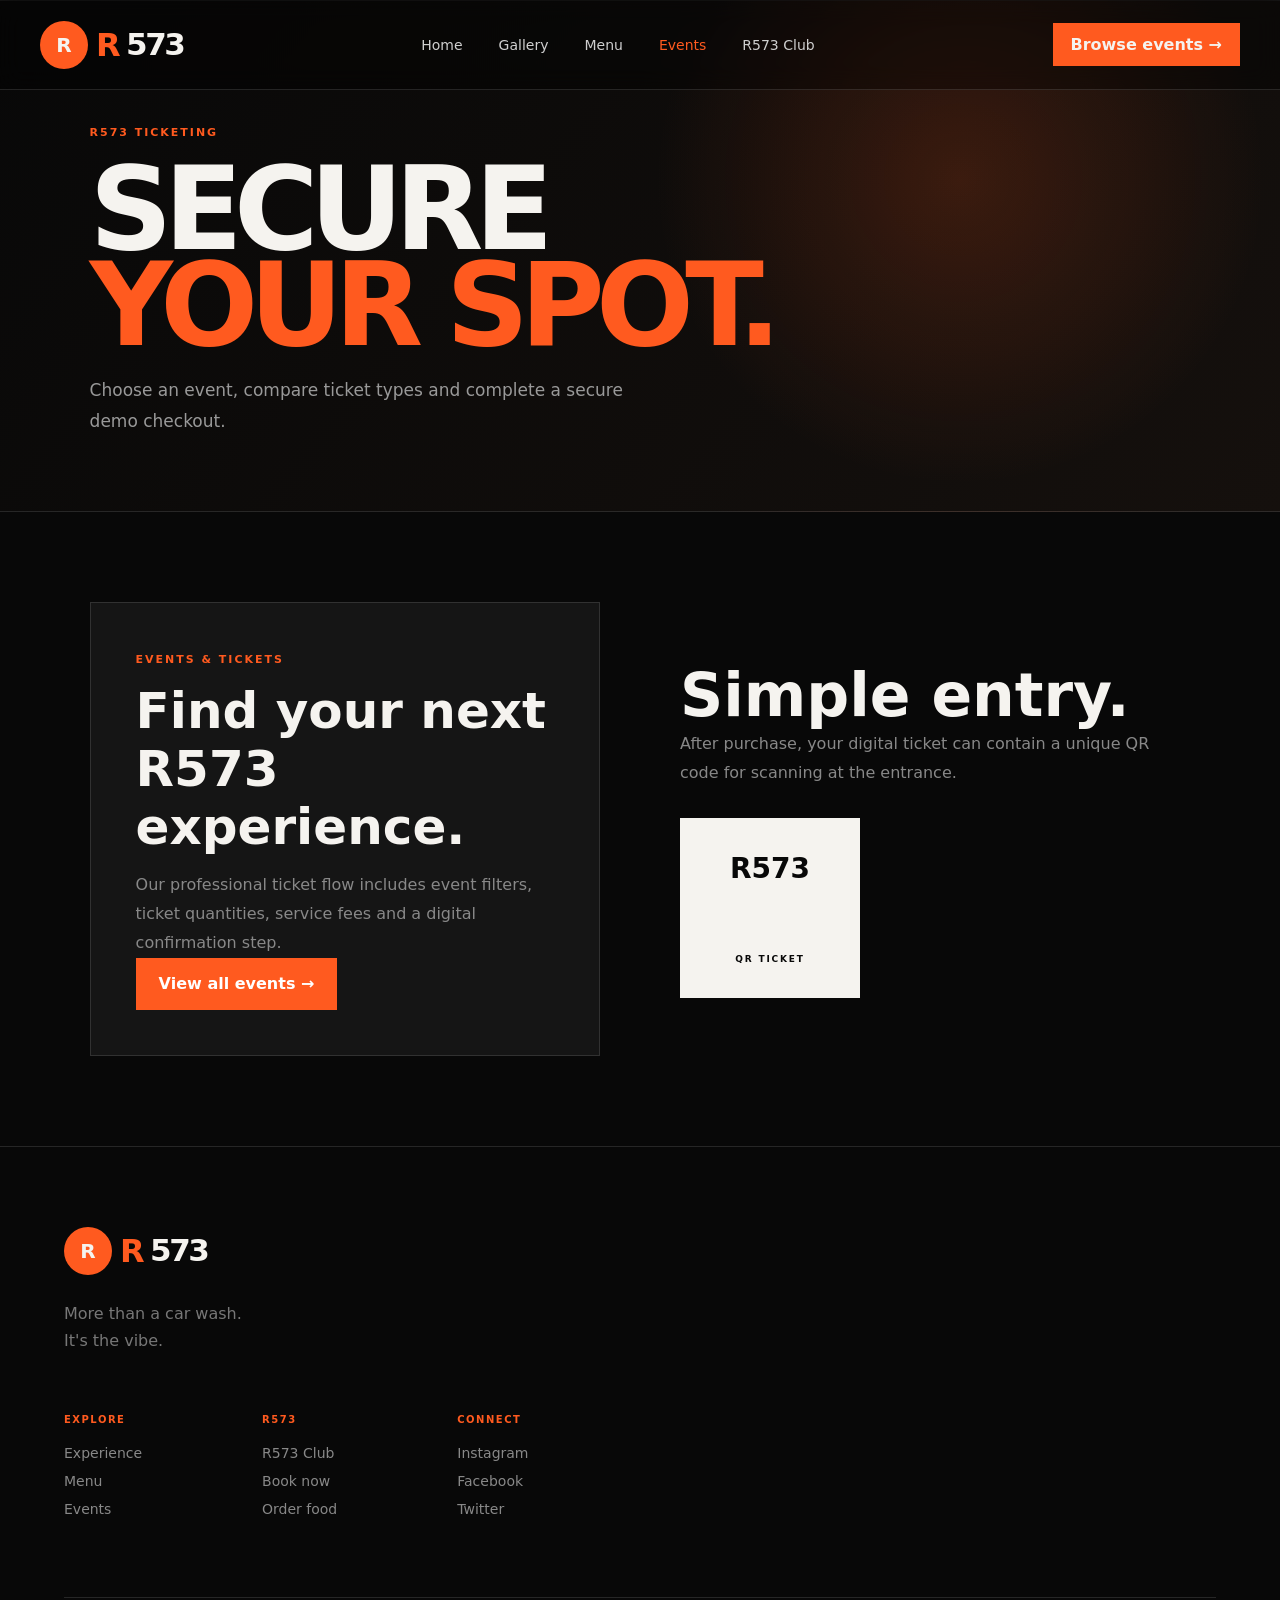
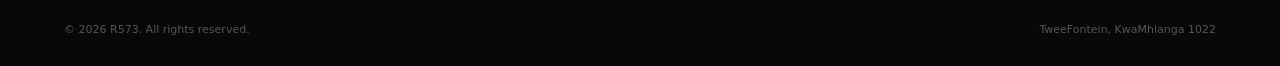
<file: ticketing/index.html>
<!DOCTYPE html>
<html lang="en"><head><meta charset="UTF-8"><meta name="viewport" content="width=device-width,initial-scale=1.0"><title>R573 · Ticketing</title><link rel="stylesheet" href="../style.css"></head>
<body class="inner-page"><header class="inner-header"><nav class="navbar"><a class="brand" href="../index.html"><span class="brand-logo">R</span><span class="brand-mark">R</span><span class="brand-number">573</span></a><div class="nav-links"><a href="../index.html">Home</a><a href="../gallery.html">Gallery</a><a href="../menu.html">Menu</a><a class="active" href="../events.html">Events</a><a href="../club.html">R573 Club</a></div><div class="nav-actions"><a class="nav-book" href="../events.html">Browse events →</a><button class="mobile-toggle" id="mobileToggle" aria-expanded="false">☰</button></div></nav><div class="mobile-menu" id="mobileMenu"><a href="../index.html">Home</a><a href="../gallery.html">Gallery</a><a href="../menu.html">Menu</a><a href="../events.html">Events</a><a href="../club.html">R573 Club</a></div></header>
<main><section class="page-hero compact"><span class="section-label">R573 TICKETING</span><h1>SECURE<br><em>YOUR SPOT.</em></h1><p>Choose an event, compare ticket types and complete a secure demo checkout.</p></section><section class="inner-section ticket-grid"><article class="ticket-card"><span class="section-label">EVENTS & TICKETS</span><h2>Find your next R573 experience.</h2><p>Our professional ticket flow includes event filters, ticket quantities, service fees and a digital confirmation step.</p><a class="button button-primary" href="../events.html">View all events →</a></article><article class="ticket-info"><h2>Simple entry.</h2><p>After purchase, your digital ticket can contain a unique QR code for scanning at the entrance.</p><div class="qr-demo">R573<br><small>QR TICKET</small></div></article></section></main><footer class="footer"><div class="footer-brand"><a class="brand" href="../index.html"><span class="brand-logo">R</span><span class="brand-mark">R</span><span class="brand-number">573</span></a><p>More than a car wash.<br>It's the vibe.</p></div><div class="footer-links"><div><span>Explore</span><a href="../index.html">Experience</a><a href="../menu.html">Menu</a><a href="../events.html">Events</a></div><div><span>R573</span><a href="../club.html">R573 Club</a><a href="../booking.html">Book now</a><a href="../food-ordering/index.html">Order food</a></div><div><span>Connect</span><a href="#" aria-label="Instagram">Instagram</a><a href="#" aria-label="Facebook">Facebook</a><a href="#" aria-label="Twitter">Twitter</a></div></div><div class="footer-bottom"><span>© 2026 R573. All rights reserved.</span><span>TweeFontein, KwaMhlanga 1022</span></div></footer><script src="../pages.js"></script></body></html>
</file>
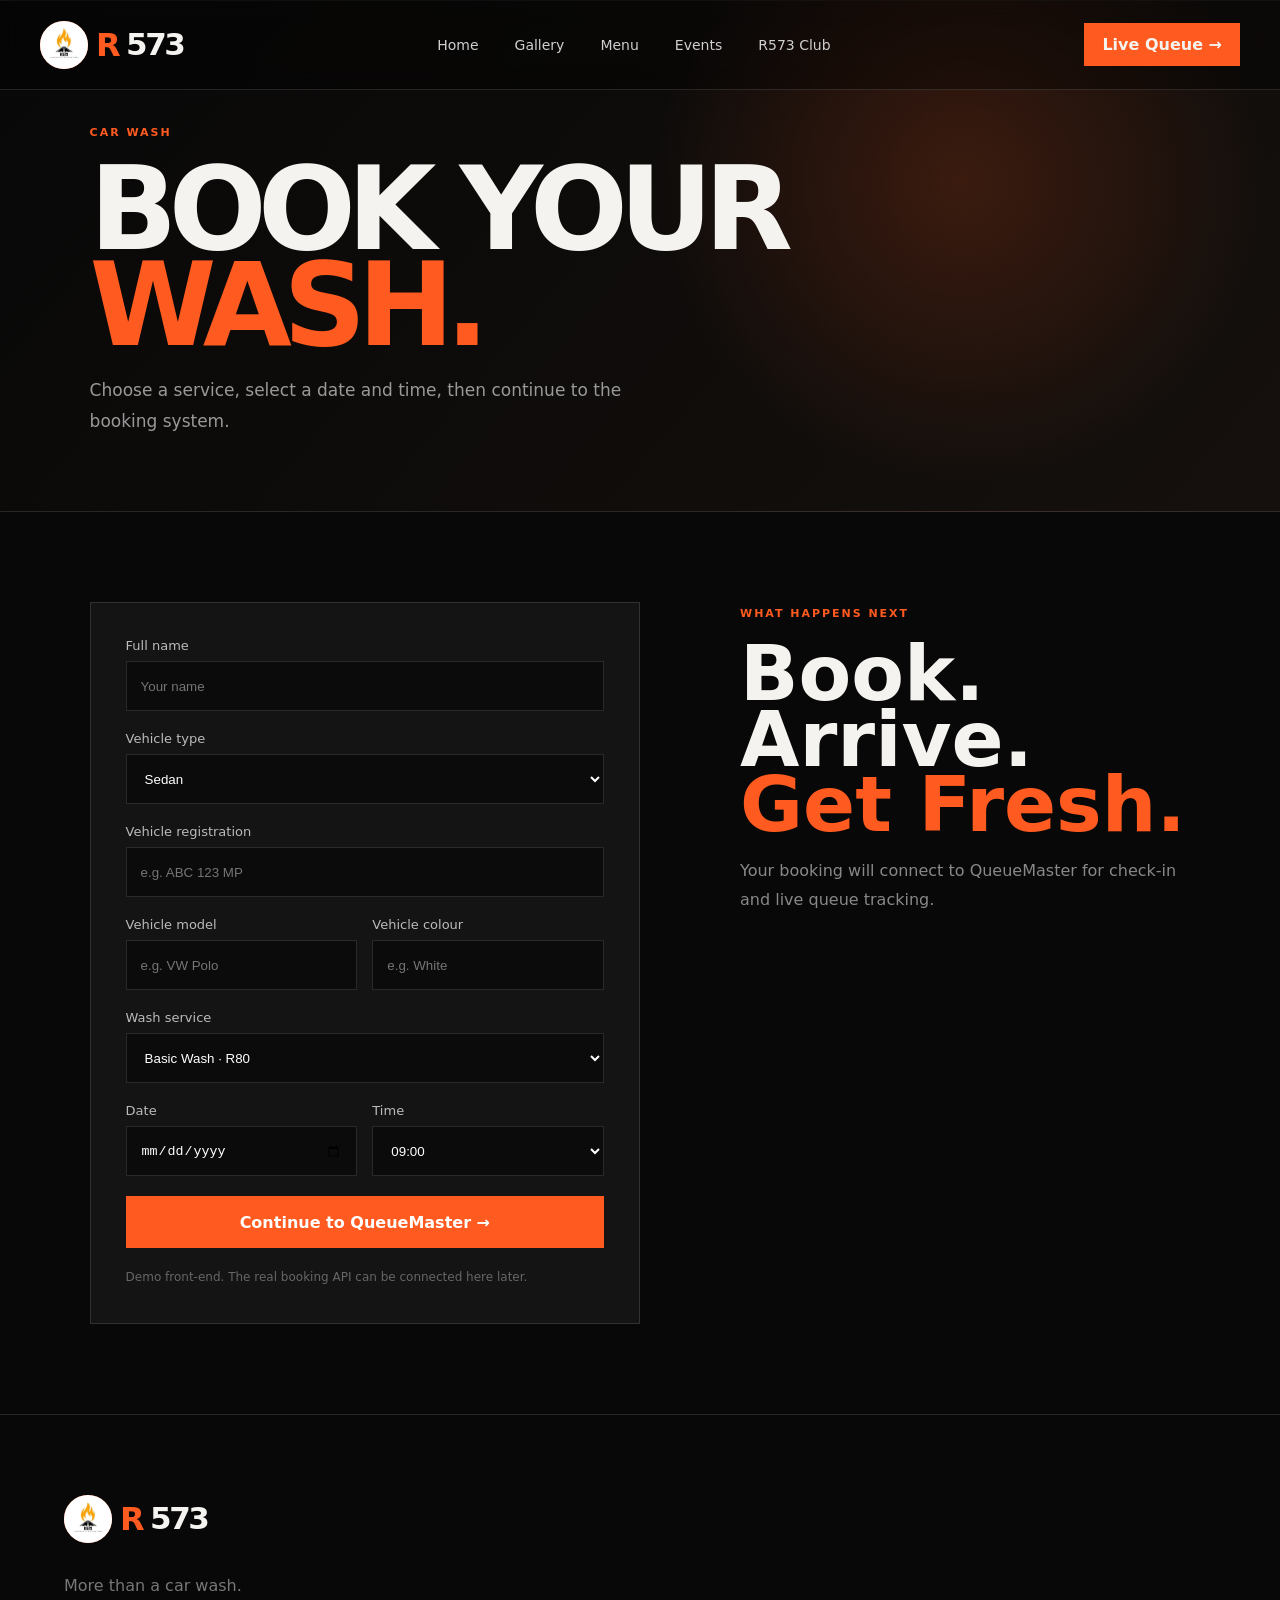
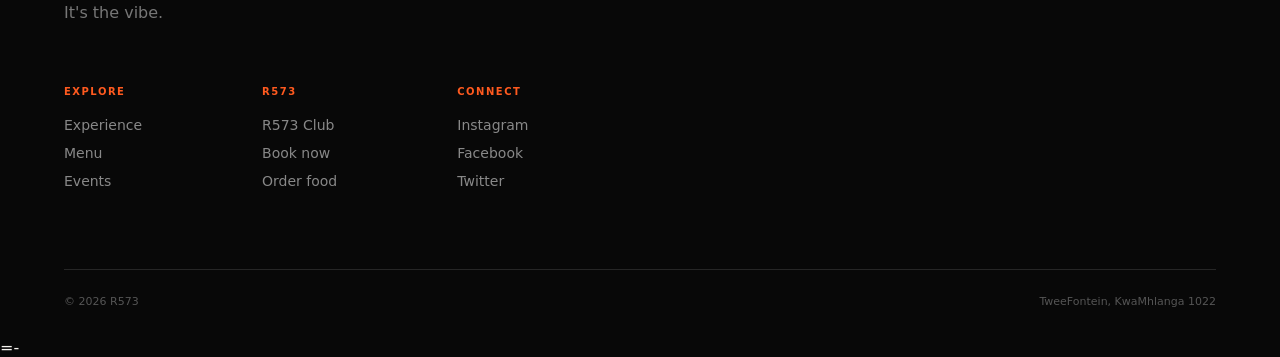
<file: booking.html>
<!DOCTYPE html>
<html lang="en">
    <head><meta charset="UTF-8">
    <meta name="viewport" content="width=device-width,initial-scale=1.0">
    <title>R573 · Book a Wash</title>
    <link rel="stylesheet" href="style.css">
</head>
<body class="inner-page">
    <header class="inner-header">
        <nav class="navbar">
            <a class="brand" href="index.html">
                <span class="brand-logo"><img src="images/Logo.webp" alt="" width="30px"></span>
                <span class="brand-mark">R</span>
                <span class="brand-number">573</span>
            </a><div class="nav-links">
                <a href="index.html">Home</a>
                <a href="gallery.html">Gallery</a>
                <a href="menu.html">Menu</a>
                <a href="events.html">Events</a>
                <a href="club.html">R573 Club</a>
            </div>
            <div class="nav-actions">
                <a class="nav-book" href="queue.html">Live Queue →</a>
                <button class="mobile-toggle" id="mobileToggle">☰</button>
            </div>
        </nav>
        <div class="mobile-menu" id="mobileMenu">
                        <a href="index.html">Home</a>
                        <a href="gallery.html">Gallery</a>
                        <a href="menu.html">Menu</a>
                        <a href="events.html">Events</a>
                    </div>
                </header>
<main>
    <section class="page-hero compact">
        <span class="section-label">CAR WASH</span>
        <h1>BOOK YOUR<br><em>WASH.</em></h1>
        <p>Choose a service, select a date and time, then continue to the booking system.</p>
    </section>
    <section class="inner-section booking-page">
        <form id="bookingForm" class="booking-form">
            <label>Full name
                <input required id="name" placeholder="Your name">
            </label>
            <label>Vehicle type
                <select id="vehicleType">
                    <option>Sedan</option><option>Hatchback</option><option>SUV</option><option>Bakkie</option><option>Minibus</option><option>Other</option>
                </select>
            </label>
            <label>Vehicle registration
                <input required id="vehicle" placeholder="e.g. ABC 123 MP">
            </label>
            <div class="form-row">
                <label>Vehicle model<input required id="vehicleModel" placeholder="e.g. VW Polo"></label>
                <label>Vehicle colour<input required id="vehicleColour" placeholder="e.g. White"></label>
            </div>
            <label>Wash service
                <select id="service">
                    <option>Basic Wash · R80</option>
                    <option>Premium Wash · R150</option>
                    <option>Full Valet · R300</option>
                    <option>Interior Clean · R120</option>
                    <option>Exterior Detail · R180</option>
                    <option>VIP Wash · R250</option>
                </select>
            </label>
            <div class="form-row">
                <label>Date
                    <input required type="date" id="date">
                </label>
                <label>Time
                    <select id="time">
                        <option>09:00</option>
                        <option>10:00</option>
                        <option>11:00</option>
                        <option>12:00</option>
                        <option>13:00</option>
                        <option>14:00</option>
                        <option>15:00</option>
                    </select>
                </label>
            </div>
            <button class="button button-primary" type="submit">Continue to QueueMaster →</button>
            <p class="form-note">Demo front-end. The real booking API can be connected here later.</p>
        </form>
        <div class="booking-side">
            <span class="section-label">WHAT HAPPENS NEXT</span>
            <h2>Book.<br>Arrive.<br><em>Get Fresh.</em></h2>
            <p>Your booking will connect to QueueMaster for check-in and live queue tracking.</p>
        </div>
    </section>
</main>
<footer class="footer">
    <div class="footer-brand"><a class="brand" href="index.html"><span class="brand-logo"><img src="images/Logo.webp" alt="" width="30px"></span><span class="brand-mark">R</span><span class="brand-number">573</span></a><p>More than a car wash.<br>It's the vibe.</p></div><div class="footer-links"><div><span>Explore</span><a href="index.html">Experience</a><a href="menu.html">Menu</a><a href="events.html">Events</a></div><div><span>R573</span><a href="club.html">R573 Club</a><a href="booking.html">Book now</a><a href="food-ordering/index.html">Order food</a></div><div><span>Connect</span><a href="#" aria-label="Instagram">Instagram</a><a href="#" aria-label="Facebook">Facebook</a><a href="#" aria-label="Twitter">Twitter</a></div></div><div class="footer-bottom">
        <span>© 2026 R573</span>
        <span>TweeFontein, KwaMhlanga 1022</span>
    </div>
</footer>
<script src="pages.js"></script>
</body>
=-</html>
</file>
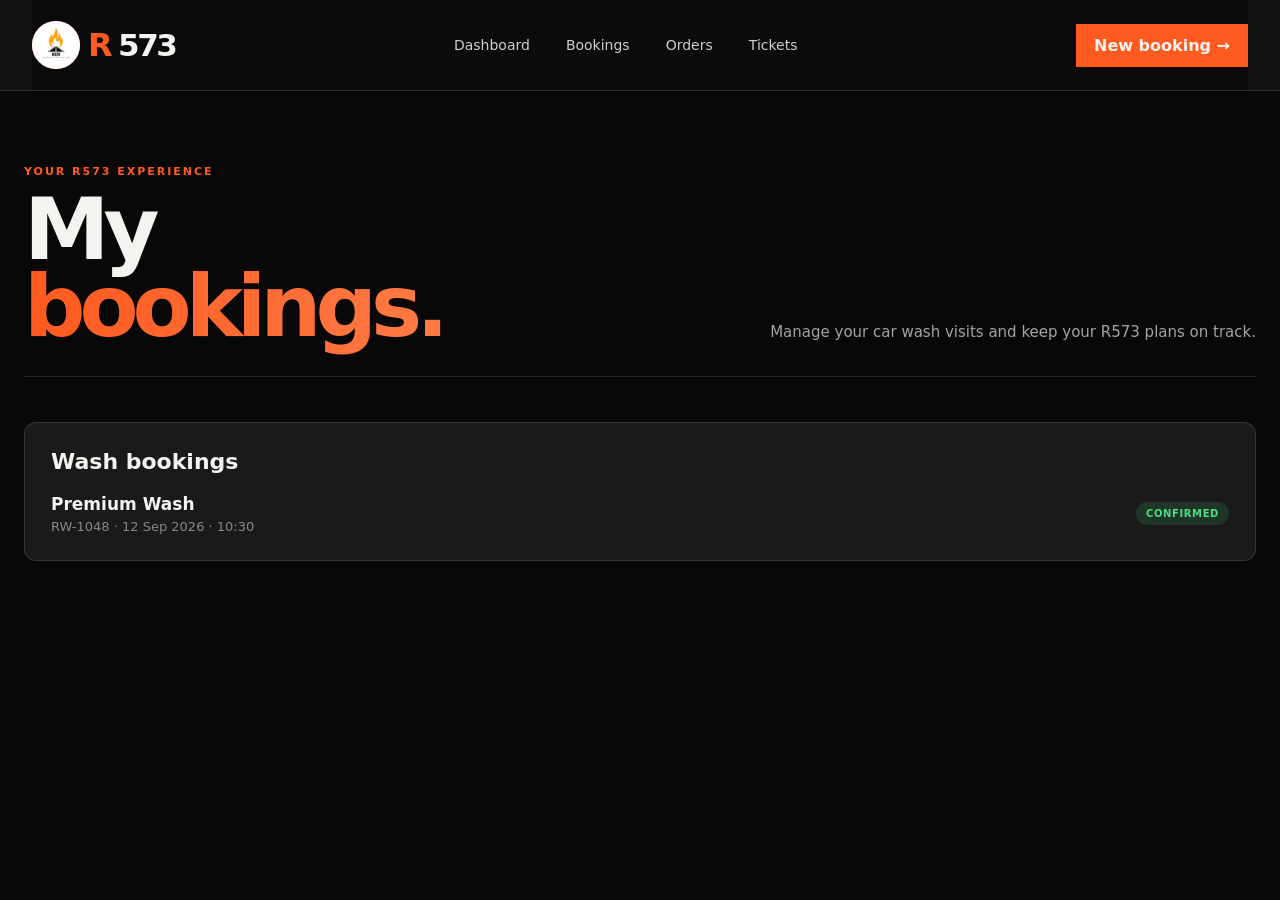
<file: bookings.html>
<!DOCTYPE html>
<html lang="en"><head><meta charset="UTF-8"><meta name="viewport" content="width=device-width, initial-scale=1.0"><title>R573 · My bookings</title><link rel="stylesheet" href="style.css"><link rel="stylesheet" href="dashboard.css"></head>
<body class="dashboard-shell" data-page="bookings"><header class="dashboard-nav"><nav class="navbar"><a class="brand" href="index.html"><span class="brand-logo"><img src="images/Logo.webp" alt="" width="30"></span><span class="brand-mark">R</span><span class="brand-number">573</span></a><div class="nav-links"><a href="dashboard.html">Dashboard</a><a href="bookings.html">Bookings</a><a href="orders.html">Orders</a><a href="tickets.html">Tickets</a></div><a class="nav-book" href="booking.html">New booking →</a></nav></header><main class="dashboard-main"><header class="dashboard-header"><div><span class="section-label">YOUR R573 EXPERIENCE</span><h1>My<br><span class="shimmer-text">bookings.</span></h1></div><p>Manage your car wash visits and keep your R573 plans on track.</p></header><section class="dashboard-card dashboard-card-full"><h2>Wash bookings</h2><div id="bookingList"></div></section></main><script src="dashboard.js"></script></body></html>
</file>
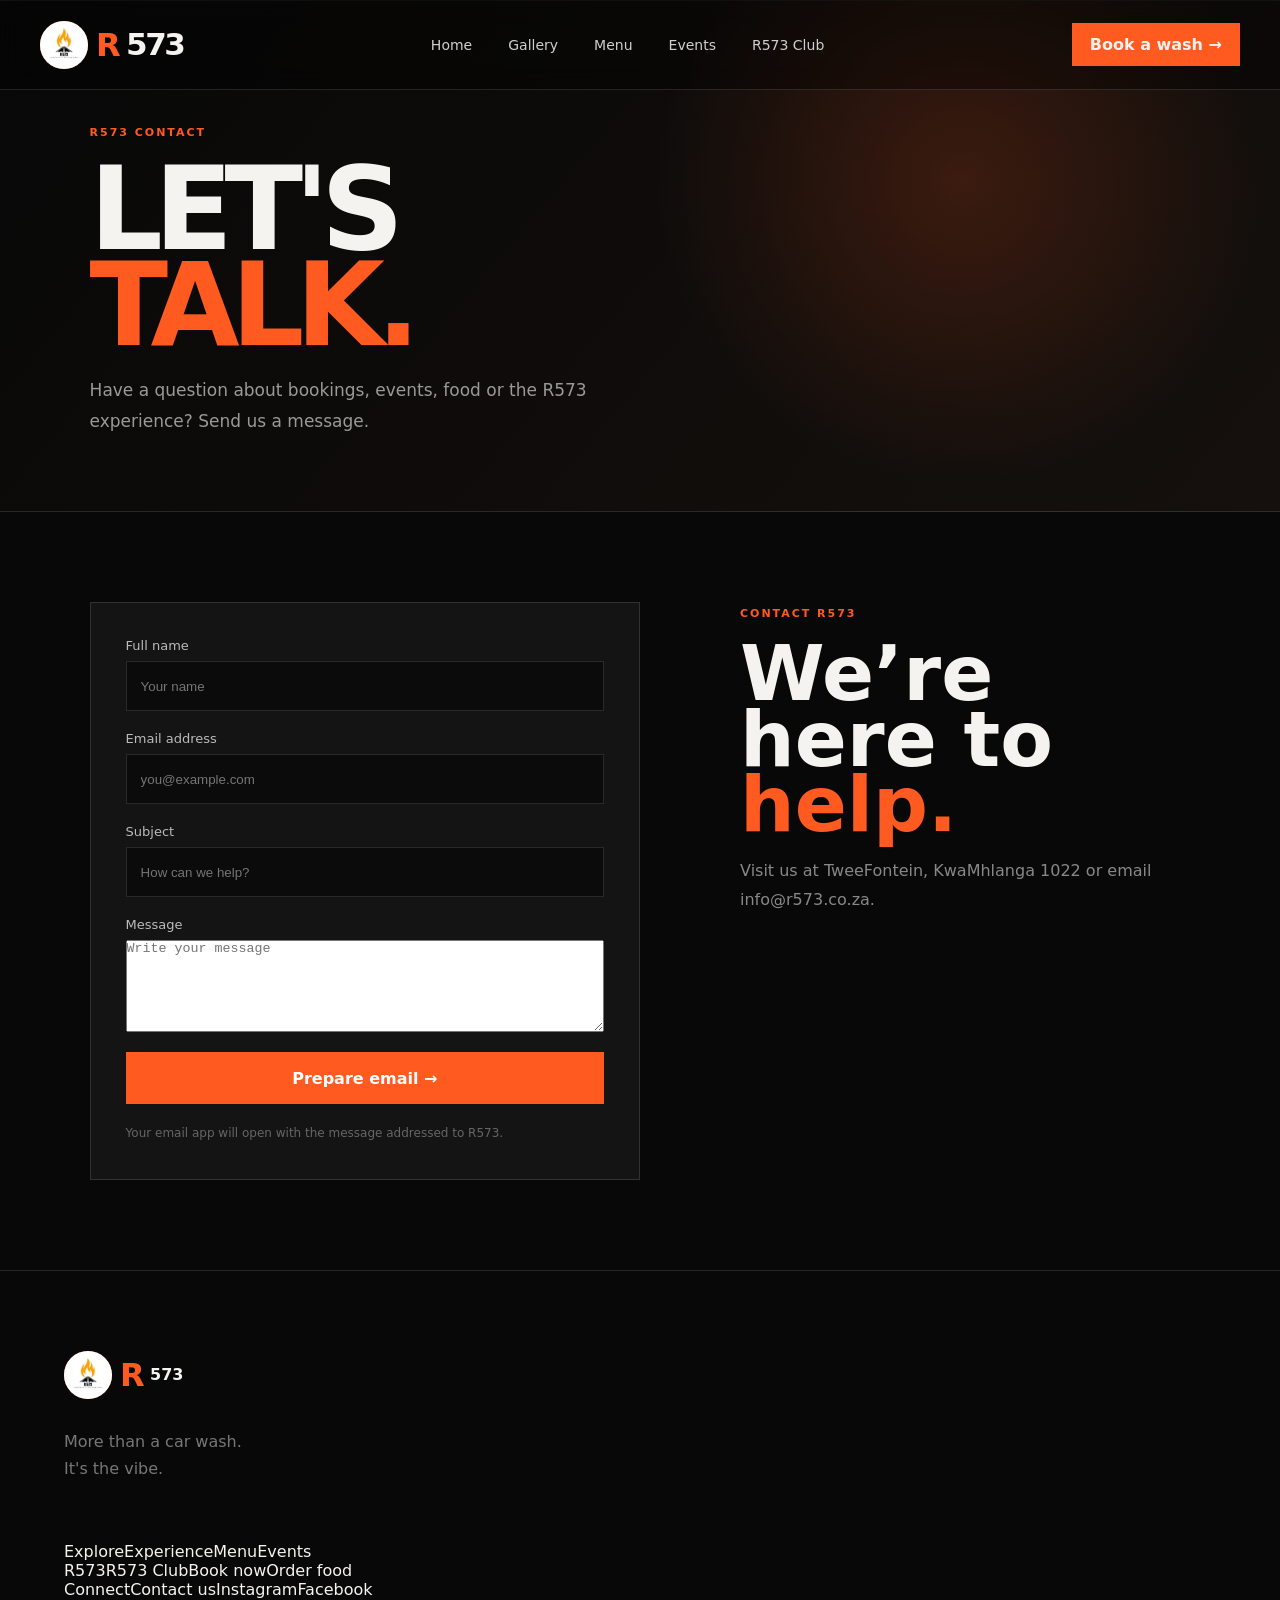
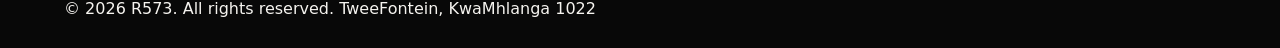
<file: contact.html>
<!DOCTYPE html>
<html lang="en">
<head>
    <meta charset="UTF-8">
    <meta name="viewport" content="width=device-width, initial-scale=1.0">
    <title>R573 · Contact Us</title>
    <link rel="stylesheet" href="style.css">
</head>
<body class="inner-page">
<header class="inner-header">
    <nav class="navbar">
        <a class="brand" href="index.html">
            <span class="brand-logo"><img src="images/Logo.webp" alt="" width="30px"></span>
            <span class="brand-mark">R</span>
            <span class="brand-number">573</span>
        </a><div class="nav-links">
            <a href="index.html">Home</a>
            <a href="gallery.html">Gallery</a>
            <a href="menu.html">Menu</a>
            <a href="events.html">Events</a>
            <a href="club.html">R573 Club</a>
        </div>
        <div class="nav-actions">
            <a class="nav-book" href="booking.html">Book a wash →</a>
            <button class="mobile-toggle" id="mobileToggle" aria-expanded="false">☰</button>
        </div>
    </nav>
    <div class="mobile-menu" id="mobileMenu">
        <a href="index.html">Home</a>
        <a href="gallery.html">Gallery</a>
        <a href="menu.html">Menu</a>
        <a href="events.html">Events</a>
        <a href="club.html">R573 Club</a>
    </div>
</header>
<main>
    <section class="page-hero compact">
        <span class="section-label">R573 CONTACT</span>
        <h1>LET'S<br><em>TALK.</em></h1>
        <p>Have a question about bookings, events, food or the R573 experience? Send us a message.</p>
    </section>
    <section class="inner-section booking-page">
        <form class="booking-form" id="contactForm">
            <label>Full name
                <input required id="contactName" placeholder="Your name">
            </label>
            <label>Email address
                <input required type="email" id="contactEmail" placeholder="you@example.com">
            </label>
            <label>Subject
                <input required id="contactSubject" placeholder="How can we help?">
            </label>
            <label>Message
                <textarea required id="contactMessage" rows="6" placeholder="Write your message"></textarea>
            </label>
            <button class="button button-primary" type="submit">Prepare email →</button>
            <p class="form-note" id="contactStatus">Your email app will open with the message addressed to R573.</p>
        </form>
        <div class="booking-side">
            <span class="section-label">CONTACT R573</span>
            <h2>We’re<br>here to<br><em>help.</em></h2>
            <p>Visit us at TweeFontein, KwaMhlanga 1022 or email info@r573.co.za.</p>
        </div>
    </section>
</main>
<footer class="footer">
    <div class="footer-brand">
        <a class="brand" href="index.html">
            <span class="brand-logo"><img src="images/Logo.webp" alt="" width="30px"></span>
            <span class="brand-mark">R</span>
            <span class "brand-number">573</span>
        </a>
        <p>More than a car wash.<br>It's the vibe.</p>
    </div>
    <div class "footer-links">
        <div><span>Explore</span><a href "index.html">Experience</a><a href "menu.html">Menu</a><a href "events.html">Events</a></div>
        <div><span>R573</span><a href "club.html">R573 Club</a><a href "booking.html">Book now</a><a href "food-ordering/index.html">Order food</a></div>
        <div><span>Connect</span><a href "contact.html">Contact us</a><a href "#" aria-label "Instagram">Instagram</a><a href "#" aria-label "Facebook">Facebook</a></div>
    </div>
    <div class "footer-bottom">
        <span>© 2026 R573. All rights reserved.</span>
        <span>TweeFontein, KwaMhlanga 1022</span>
    </div>
</footer>

<script src "pages.js"></script>

</body>

</html>
</file>
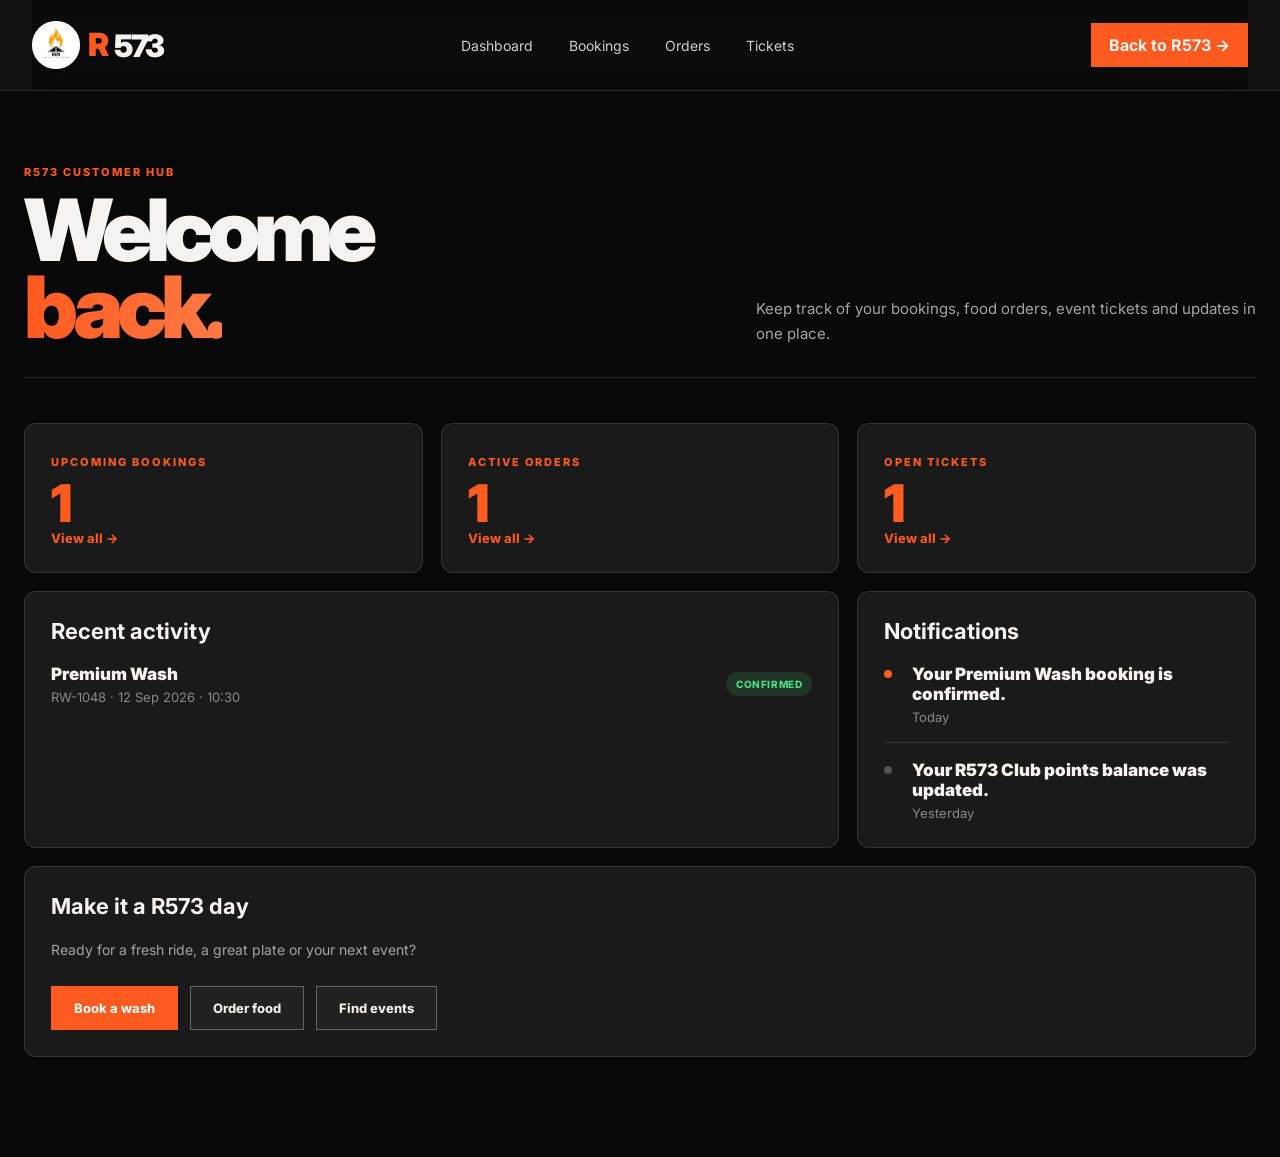
<file: dashboard.html>
<!DOCTYPE html>
<html lang="en"><head><meta charset="UTF-8"><meta name="viewport" content="width=device-width, initial-scale=1.0"><meta name="description" content="Your R573 customer dashboard"><title>R573 · Dashboard</title><link rel="preconnect" href="https://fonts.googleapis.com"><link href="https://fonts.googleapis.com/css2?family=Inter:wght@300;400;500;600;700;800;900&display=swap" rel="stylesheet"><link rel="stylesheet" href="style.css"><link rel="stylesheet" href="dashboard.css"></head>
<body class="dashboard-shell" data-page="dashboard"><header class="dashboard-nav"><nav class="navbar"><a class="brand" href="index.html" aria-label="R573 home"><span class="brand-logo"><img src="images/Logo.webp" alt="" width="30"></span><span class="brand-mark">R</span><span class="brand-number">573</span></a><div class="nav-links"><a href="dashboard.html">Dashboard</a><a href="bookings.html">Bookings</a><a href="orders.html">Orders</a><a href="tickets.html">Tickets</a></div><div class="nav-actions"><a class="nav-book" href="index.html">Back to R573 →</a></div></nav></header>
<main class="dashboard-main"><header class="dashboard-header"><div><span class="section-label">R573 CUSTOMER HUB</span><h1>Welcome<br><span class="shimmer-text">back.</span></h1></div><p>Keep track of your bookings, food orders, event tickets and updates in one place.</p></header><div class="dashboard-grid"><article class="dashboard-card dashboard-stat"><div><span class="section-label">UPCOMING BOOKINGS</span><strong id="bookingCount">0</strong></div><a class="dashboard-link" href="bookings.html">View all →</a></article><article class="dashboard-card dashboard-stat"><div><span class="section-label">ACTIVE ORDERS</span><strong id="orderCount">0</strong></div><a class="dashboard-link" href="orders.html">View all →</a></article><article class="dashboard-card dashboard-stat"><div><span class="section-label">OPEN TICKETS</span><strong id="ticketCount">0</strong></div><a class="dashboard-link" href="tickets.html">View all →</a></article><article class="dashboard-card dashboard-card-wide"><h2>Recent activity</h2><div id="bookingList"></div></article><article class="dashboard-card"><h2>Notifications</h2><div id="notificationList"></div></article><article class="dashboard-card dashboard-card-full"><h2>Make it a R573 day</h2><p class="muted">Ready for a fresh ride, a great plate or your next event?</p><div class="dashboard-actions"><a class="button button-primary" href="booking.html">Book a wash</a><a class="button button-outline" href="menu.html">Order food</a><a class="button button-outline" href="events.html">Find events</a></div></article></div></main><script src="dashboard.js"></script></body></html>
</file>
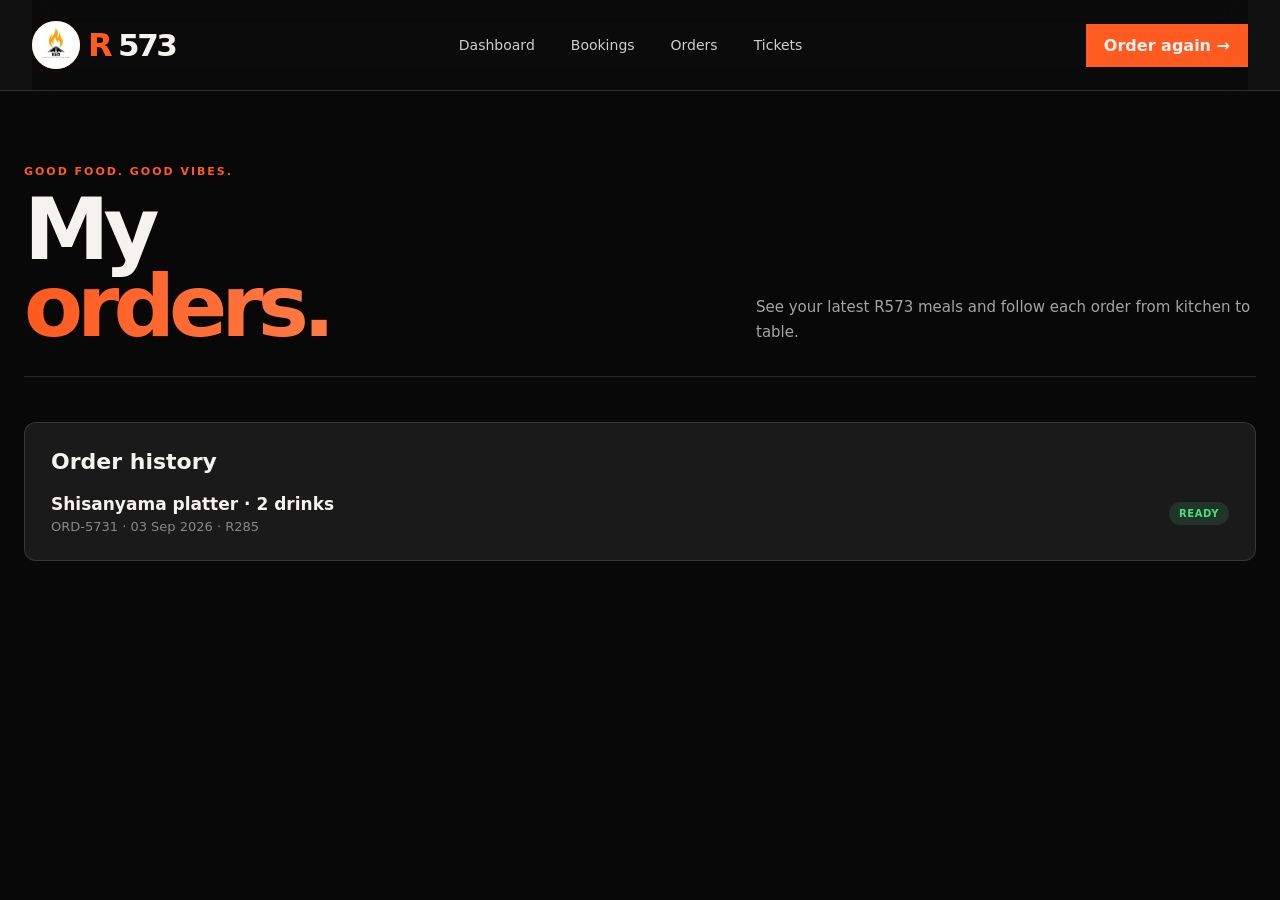
<file: orders.html>
<!DOCTYPE html>
<html lang="en"><head><meta charset="UTF-8"><meta name="viewport" content="width=device-width, initial-scale=1.0"><title>R573 · My orders</title><link rel="stylesheet" href="style.css"><link rel="stylesheet" href="dashboard.css"></head>
<body class="dashboard-shell" data-page="orders"><header class="dashboard-nav"><nav class="navbar"><a class="brand" href="index.html"><span class="brand-logo"><img src="images/Logo.webp" alt="" width="30"></span><span class="brand-mark">R</span><span class="brand-number">573</span></a><div class="nav-links"><a href="dashboard.html">Dashboard</a><a href="bookings.html">Bookings</a><a href="orders.html">Orders</a><a href="tickets.html">Tickets</a></div><a class="nav-book" href="menu.html">Order again →</a></nav></header><main class="dashboard-main"><header class="dashboard-header"><div><span class="section-label">GOOD FOOD. GOOD VIBES.</span><h1>My<br><span class="shimmer-text">orders.</span></h1></div><p>See your latest R573 meals and follow each order from kitchen to table.</p></header><section class="dashboard-card dashboard-card-full"><h2>Order history</h2><div id="orderList"></div></section></main><script src="dashboard.js"></script></body></html>
</file>
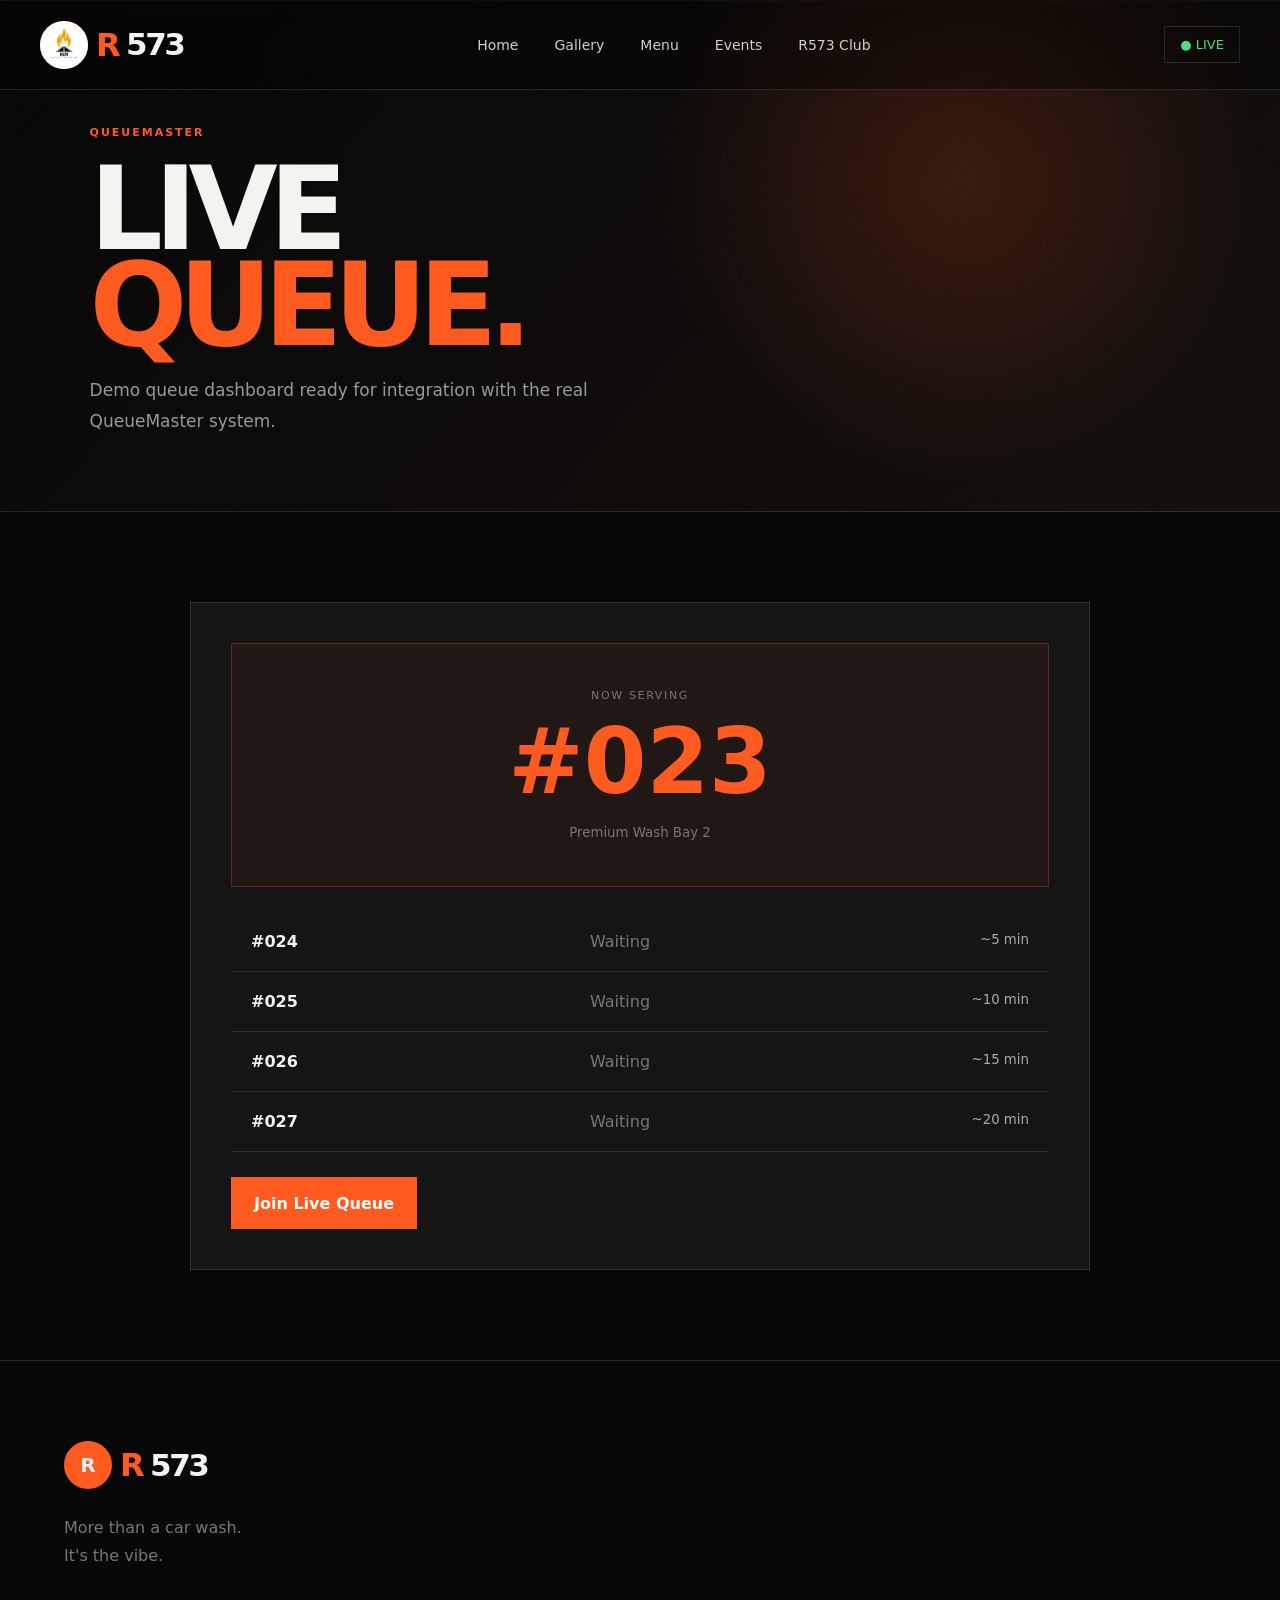
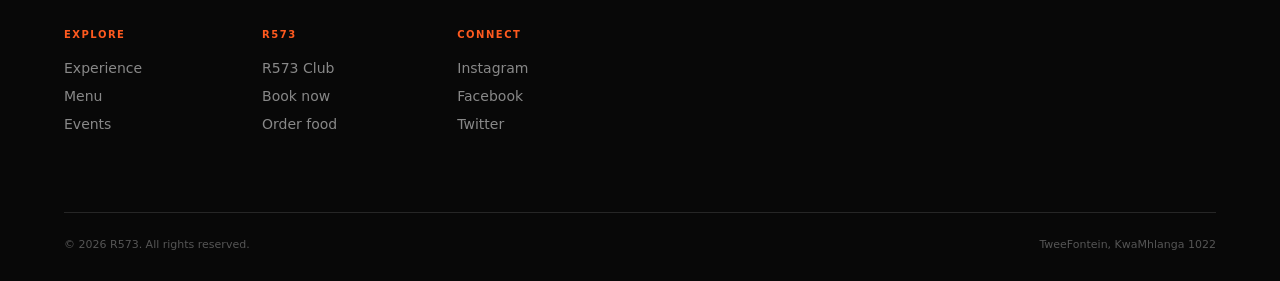
<file: queue.html>
<!DOCTYPE html>
<html lang="en"><head><meta charset="UTF-8"><meta name="viewport" content="width=device-width,initial-scale=1.0"><title>R573 · QueueMaster</title><link rel="stylesheet" href="../style.css"></head>
<body class="inner-page"><header class="inner-header"><nav class="navbar"><a class="brand" href="../index.html"><span class="brand-logo"><img src="images/Logo.webp" alt="" width="30px"></span><span class="brand-mark">R</span><span class="brand-number">573</span></a><div class="nav-links"><a href="../index.html">Home</a><a href="../gallery.html">Gallery</a><a href="../menu.html">Menu</a><a href="../events.html">Events</a><a href="../club.html">R573 Club</a></div><div class="nav-actions"><span class="live-pill">● LIVE</span><button class="mobile-toggle" id="mobileToggle" aria-expanded="false">☰</button></div></nav><div class="mobile-menu" id="mobileMenu"><a href="../index.html">Home</a><a href="../gallery.html">Gallery</a><a href="../menu.html">Menu</a><a href="../events.html">Events</a><a href="../club.html">R573 Club</a></div></header>
<main><section class="page-hero compact"><span class="section-label">QUEUEMASTER</span><h1>LIVE<br><em>QUEUE.</em></h1><p>Demo queue dashboard ready for integration with the real QueueMaster system.</p></section><section class="inner-section"><div class="live-dashboard"><div class="now-serving"><span>NOW SERVING</span><strong>#023</strong><small>Premium Wash Bay 2</small></div><div class="queue-demo-list"><div><b>#024</b><span>Waiting</span><small>~5 min</small></div><div><b>#025</b><span>Waiting</span><small>~10 min</small></div><div><b>#026</b><span>Waiting</span><small>~15 min</small></div><div><b>#027</b><span>Waiting</span><small>~20 min</small></div></div><button class="button button-primary" id="joinLiveQueue">Join Live Queue</button></div></section></main><footer class="footer"><div class="footer-brand"><a class="brand" href="../index.html"><span class="brand-logo">R</span><span class="brand-mark">R</span><span class="brand-number">573</span></a><p>More than a car wash.<br>It's the vibe.</p></div><div class="footer-links"><div><span>Explore</span><a href="../index.html">Experience</a><a href="../menu.html">Menu</a><a href="../events.html">Events</a></div><div><span>R573</span><a href="../club.html">R573 Club</a><a href="../booking.html">Book now</a><a href="../food-ordering/index.html">Order food</a></div><div><span>Connect</span><a href="#" aria-label="Instagram">Instagram</a><a href="#" aria-label="Facebook">Facebook</a><a href="#" aria-label="Twitter">Twitter</a></div></div><div class="footer-bottom"><span>© 2026 R573. All rights reserved.</span><span>TweeFontein, KwaMhlanga 1022</span></div></footer><script src="../pages.js"></script></body></html>
</file>
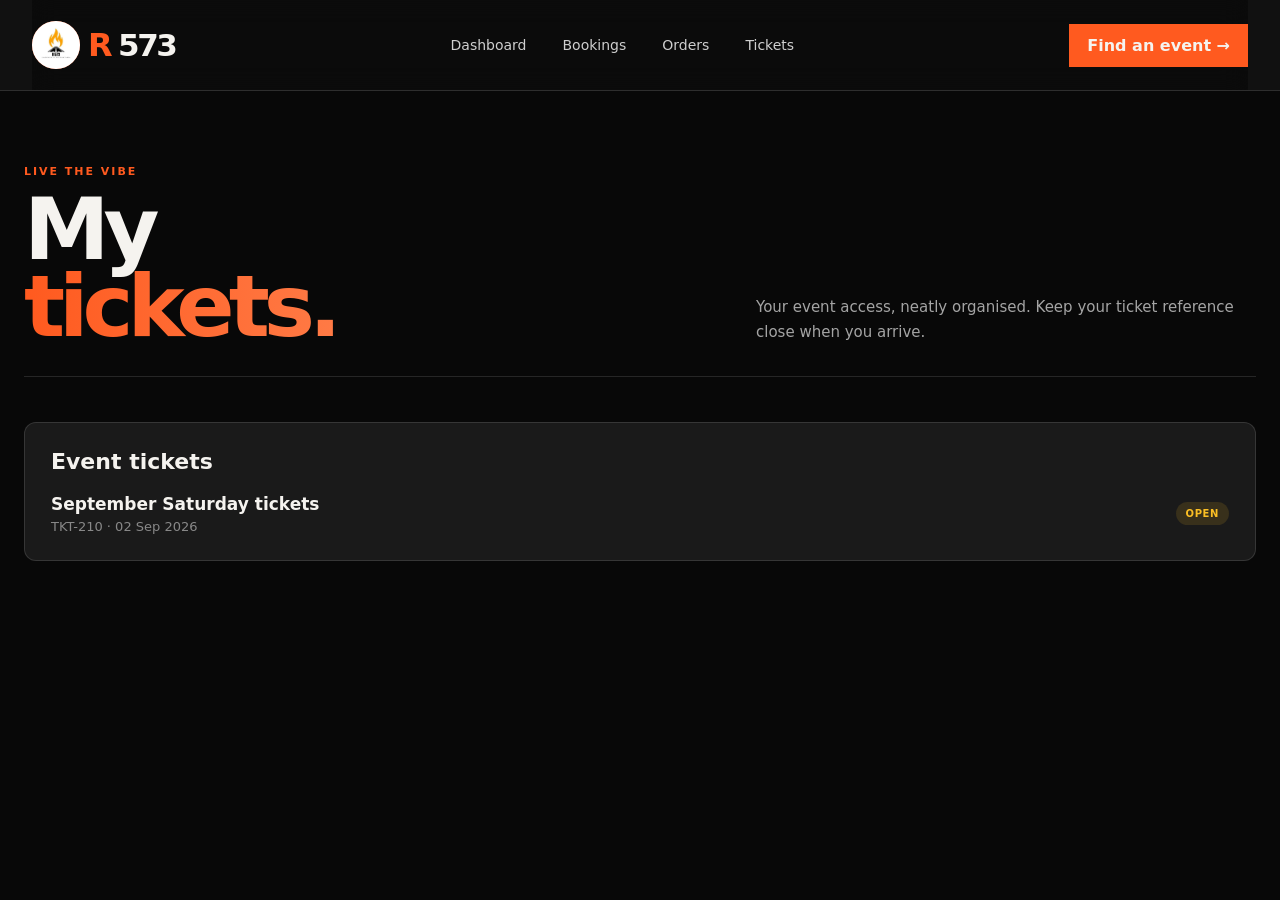
<file: tickets.html>
<!DOCTYPE html>
<html lang="en"><head><meta charset="UTF-8"><meta name="viewport" content="width=device-width, initial-scale=1.0"><title>R573 · My tickets</title><link rel="stylesheet" href="style.css"><link rel="stylesheet" href="dashboard.css"></head>
<body class="dashboard-shell" data-page="tickets"><header class="dashboard-nav"><nav class="navbar"><a class="brand" href="index.html"><span class="brand-logo"><img src="images/Logo.webp" alt="" width="30"></span><span class="brand-mark">R</span><span class="brand-number">573</span></a><div class="nav-links"><a href="dashboard.html">Dashboard</a><a href="bookings.html">Bookings</a><a href="orders.html">Orders</a><a href="tickets.html">Tickets</a></div><a class="nav-book" href="events.html">Find an event →</a></nav></header><main class="dashboard-main"><header class="dashboard-header"><div><span class="section-label">LIVE THE VIBE</span><h1>My<br><span class="shimmer-text">tickets.</span></h1></div><p>Your event access, neatly organised. Keep your ticket reference close when you arrive.</p></header><section class="dashboard-card dashboard-card-full"><h2>Event tickets</h2><div id="ticketList"></div></section></main><script src="dashboard.js"></script></body></html>
</file>
<file: style.css>
:root{
  --orange:#ff5a1f;--orange-light:#ff7a45;--black:#080808;--dark:#111;
  --charcoal:#1a1a1a;--muted:#a4a4a4;--white:#f5f3ef;
  --border:rgba(255,255,255,.12);--ease:cubic-bezier(.2,.7,.2,1)
}
*{box-sizing:border-box;margin:0;padding:0}
html{scroll-behavior:smooth}
body{background:var(--black);color:var(--white);font-family:Inter,system-ui,sans-serif;-webkit-font-smoothing:antialiased;overflow-x:hidden}
a,button{font:inherit}a{color:inherit;text-decoration:none}button{border:0;background:none;cursor:pointer;color:inherit}
.section{padding:130px max(32px,5vw)}.section-dark{background:var(--dark);padding:100px max(32px,5vw)}
.section-label{color:var(--orange);font-size:11px;font-weight:800;letter-spacing:.18em;text-transform:uppercase;display:inline-block}
h1,h2,h3,strong{font-weight:900}
.shimmer-text{background:linear-gradient(90deg,var(--orange),var(--orange-light),var(--orange));background-size:200% auto;-webkit-background-clip:text;background-clip:text;-webkit-text-fill-color:transparent;animation:shimmer 3s linear infinite}
@keyframes shimmer{to{background-position:200% center}}
@keyframes fadeUp{from{opacity:0;transform:translateY(35px)}to{opacity:1;transform:none}}
@keyframes scaleIn{from{opacity:0;transform:scale(.94)}to{opacity:1;transform:scale(1)}}
@keyframes float{50%{transform:translateY(-9px)}}
@keyframes pulseGlow{50%{box-shadow:0 0 40px rgba(255,90,31,.5)}}
.reveal{opacity:0;transform:translateY(35px);transition:opacity .8s var(--ease),transform .8s var(--ease)}
.reveal.visible{opacity:1;transform:none}

.button{display:inline-flex;align-items:center;justify-content:center;gap:10px;min-height:52px;padding:0 22px;border:1px solid transparent;font-weight:750;position:relative;overflow:hidden;transition:.2s var(--ease)}
.button:after{content:"";position:absolute;inset:0;background:rgba(255,255,255,.1);transform:translateX(-100%);transition:.3s}
.button:hover:after{transform:none}.button:hover{transform:translateY(-2px)}
.button-primary{background:var(--orange);color:#fff}.button-outline{border-color:rgba(255,255,255,.3);background:rgba(255,255,255,.03)}
.pulse{animation:pulseGlow 2s ease-in-out infinite}

.hero{min-height:100svh;position:relative;overflow:hidden;background:radial-gradient(circle at 75% 40%,rgba(255,90,31,.22),transparent 30%),linear-gradient(120deg,#080808 20%,#18100c 55%,#0b0b0b)}
.hero:after{content:"";position:absolute;inset:0;background:linear-gradient(90deg,rgba(0,0,0,.9),rgba(0,0,0,.58) 48%,rgba(0,0,0,.2));pointer-events:none}
.hero-grid{position:absolute;inset:0;background:repeating-linear-gradient(90deg,transparent 0,transparent 99px,rgba(255,255,255,.025) 100px)}
.hero-overlay{position:absolute;inset:0;background:linear-gradient(135deg,transparent 50%,rgba(255,90,31,.08))}
.navbar{position:relative;z-index:10;width:min(1400px,calc(100% - 64px));height:90px;margin:auto;display:flex;align-items:center;justify-content:space-between;border-bottom:1px solid var(--border)}
.brand{display:inline-flex;align-items:center;gap:8px;font-weight:900;line-height:1}
.brand-logo{width:48px;height:48px;border-radius:50%;display:grid;place-items:center;background:var(--orange);font-size:20px;animation:float 3s ease-in-out infinite}
.brand-mark{color:var(--orange);font-size:32px;letter-spacing:-.08em}.brand-number{font-size:31px;letter-spacing:-.08em}
.nav-links{display:flex;gap:36px;color:#cfcfcf;font-size:14px}.nav-links a{position:relative;transition:.2s}.nav-links a:after{content:"";position:absolute;left:0;bottom:-7px;width:100%;height:2px;background:var(--orange);transform:scaleX(0);transition:.3s}.nav-links a:hover{color:var(--orange)}.nav-links a:hover:after{transform:none}
.nav-actions{display:flex;align-items:center;gap:16px}.nav-login{transition:.3s}.nav-login:hover{color:var(--orange)}.nav-book{background:var(--orange);padding:12px 18px;font-weight:700;transition:.3s}.nav-book:hover{transform:scale(1.05);box-shadow:0 4px 20px rgba(255,90,31,.4)}
.mobile-toggle{display:none;font-size:25px}.mobile-menu{display:none}

.hero-content{position:relative;z-index:2;width:min(1400px,calc(100% - 64px));min-height:calc(100svh - 90px);margin:auto;padding:12vh 0 80px;display:flex;flex-direction:column;justify-content:center}
.hero-eyebrow{display:flex;align-items:center;gap:12px;color:var(--orange);font-size:11px;font-weight:800;letter-spacing:.18em;margin-bottom:26px;animation:fadeUp .8s forwards}
.hero-eyebrow span{width:32px;height:1px;background:var(--orange)}
.hero h1{max-width:950px;font-size:clamp(58px,8vw,132px);line-height:.86;letter-spacing:-.075em;animation:fadeUp .8s .15s forwards;opacity:0}.hero h1 em{font-style:normal}
.hero-description{max-width:510px;margin:36px 0;color:#b8b8b8;font-size:17px;line-height:1.7;animation:fadeUp .8s .3s forwards;opacity:0}
.hero-buttons{display:flex;gap:12px;flex-wrap:wrap;animation:fadeUp .8s .45s forwards;opacity:0}
.hero-meta{display:flex;gap:30px;margin-top:80px;color:#9e9e9e;font-size:13px;animation:fadeUp .8s .6s forwards;opacity:0}.meta-icon{color:var(--orange);font-size:18px;margin-right:5px}
.hero-scroll{position:absolute;z-index:3;right:32px;bottom:36px;color:#858585;font-size:10px;letter-spacing:.15em;writing-mode:vertical-rl;animation:float 2s infinite}

.section-heading{max-width:1400px;margin:0 auto 60px;display:flex;align-items:end;justify-content:space-between;gap:40px}.section-heading h2,.services-intro h2,.queue-content h2,.club-copy h2{margin-top:12px;font-size:clamp(48px,6vw,90px);line-height:.9;letter-spacing:-.065em}.section-heading p{max-width:370px;color:#626262;line-height:1.7}.dark-heading p{color:#888}
.experience-section{background:var(--white);color:var(--black)}
.experience-grid{max-width:1400px;margin:auto;display:grid;grid-template-columns:repeat(4,1fr);border-top:1px solid #d4d4d4;border-left:1px solid #d4d4d4}
.experience-card{min-height:370px;padding:32px;border-right:1px solid #d4d4d4;border-bottom:1px solid #d4d4d4;display:flex;flex-direction:column;justify-content:space-between;position:relative;overflow:hidden;transition:.3s}
.experience-card:before{content:"";position:absolute;inset:0;background:var(--orange);transform:scaleX(0);transform-origin:left;transition:.4s;z-index:0}.experience-card:hover:before{transform:none}.experience-card>*{position:relative;z-index:1}.experience-card:hover{color:#fff;transform:translateY(-4px)}
.experience-icon{width:50px;height:50px;display:grid;place-items:center;border:1px solid currentColor;font-size:21px;transition:.3s}.experience-card:hover .experience-icon{transform:rotate(10deg) scale(1.1)}
.experience-card h3{font-size:30px;margin-bottom:12px}.experience-card p{color:#696969;line-height:1.6;margin-bottom:28px;transition:.3s}.experience-card:hover p{color:rgba(255,255,255,.8)}.experience-card a{font-weight:750}.experience-card a span{display:inline-block;transition:.3s}.experience-card:hover a span{transform:translateX(6px)}

.gallery-section{background:var(--dark)}.gallery-grid{max-width:1400px;margin:auto;display:grid;grid-template-columns:repeat(3,1fr);gap:20px}.gallery-item{height:300px;position:relative;overflow:hidden;border-radius:12px}.gallery-item img{width:100%;height:100%;object-fit:cover;transition:.6s}.gallery-item:hover img{transform:scale(1.1)}.gallery-item:after{content:"";position:absolute;inset:0;background:linear-gradient(to top,rgba(0,0,0,.85),transparent 60%)}.gallery-item figcaption{position:absolute;z-index:2;left:24px;bottom:24px;display:flex;flex-direction:column;gap:4px;opacity:0;transform:translateY(12px);transition:.35s}.gallery-item:hover figcaption{opacity:1;transform:none}.gallery-item figcaption strong{font-size:20px}.gallery-item figcaption span{font-size:14px;color:#bbb}

.services-section{max-width:1400px;margin:auto;display:grid;grid-template-columns:.9fr 1.1fr;gap:100px;background:var(--black)}.services-intro p{max-width:480px;margin:35px 0;color:var(--muted);line-height:1.8}.services-intro h2 span,.queue-content h2 span,.club-copy h2 span,.event-content h2 span{color:var(--orange)}.text-link{color:var(--orange);font-weight:750}.services-list{border-top:1px solid var(--border)}.service-row{min-height:145px;display:grid;grid-template-columns:50px 60px 1fr 24px;align-items:center;gap:20px;border-bottom:1px solid var(--border);padding:0 10px;transition:.3s}.service-row:hover{background:rgba(255,90,31,.05);padding-left:20px}.service-number{color:#666;font-size:12px}.service-icon{width:46px;height:46px;display:grid;place-items:center;border:1px solid var(--border);transition:.3s}.service-row:hover .service-icon{border-color:var(--orange);transform:scale(1.05)}.service-information{display:flex;flex-direction:column;gap:7px}.service-information strong{font-size:23px}.service-information small{max-width:460px;color:#8e8e8e;line-height:1.5;font-size:14px}.service-arrow{color:#666;transition:.3s}.service-row:hover .service-arrow{transform:translateX(8px);color:var(--orange)}

.menu-section{background:var(--charcoal)}.menu-container{max-width:1400px;margin:auto}.menu-header{text-align:center;margin-bottom:60px}.menu-header h2{font-size:clamp(48px,6vw,80px);line-height:.9;letter-spacing:-.065em;margin-top:12px}.menu-header p{color:#888;margin-top:16px}.menu-tabs{display:flex;justify-content:center;gap:12px;flex-wrap:wrap;margin-bottom:50px}.menu-tab{padding:12px 28px;border:1px solid var(--border);color:#888;transition:.3s;font-weight:600}.menu-tab:hover,.menu-tab.active{background:var(--orange);color:#fff;border-color:var(--orange)}.menu-grid{display:grid;grid-template-columns:repeat(auto-fit,minmax(280px,1fr));gap:30px}.menu-item{background:rgba(255,255,255,.03);border:1px solid var(--border);padding:24px;border-radius:12px;transition:.3s}.menu-item:hover{transform:translateY(-4px);border-color:var(--orange);box-shadow:0 10px 40px rgba(255,90,31,.1)}.menu-item-top{display:flex;justify-content:space-between;gap:20px}.menu-item h4{font-size:18px}.price{color:var(--orange);font-weight:700;font-size:18px}.stars{color:var(--orange);margin-top:5px;letter-spacing:2px}.menu-item p{color:#888;font-size:14px;margin-top:8px;line-height:1.6}

.queue-section{background:var(--dark)}.queue-container{max-width:1400px;margin:auto;display:grid;grid-template-columns:1fr 1fr;gap:80px;align-items:center;background:radial-gradient(circle at 30% 50%,rgba(255,90,31,.05),transparent 50%);border:1px solid var(--border);border-radius:24px;padding:60px}.queue-content p{color:var(--muted);line-height:1.8;max-width:460px}.queue-status{display:grid;grid-template-columns:repeat(3,1fr);gap:20px;margin:40px 0;padding:24px;background:rgba(255,255,255,.03);border:1px solid var(--border);border-radius:16px}.queue-label{display:block;color:#777;font-size:11px;text-transform:uppercase;letter-spacing:.1em;margin-bottom:6px}.queue-status strong{font-size:28px}.queue-actions{display:flex;gap:12px;flex-wrap:wrap}.queue-success{margin-top:20px;padding:16px 24px;background:rgba(74,222,128,.1);border:1px solid rgba(74,222,128,.2);border-radius:12px;color:#4ade80}.queue-visual{min-height:400px;position:relative;border:1px solid var(--border);border-radius:16px;overflow:hidden;background:radial-gradient(circle at 50% 40%,rgba(255,90,31,.2),transparent 30%),linear-gradient(145deg,#1a1a1a,#080808)}.queue-visual:after{content:"";position:absolute;inset:0;background:repeating-linear-gradient(45deg,transparent,transparent 30px,rgba(255,255,255,.025) 31px)}.queue-visual-content{position:absolute;inset:0;z-index:1;display:flex;flex-direction:column;justify-content:center;align-items:center;text-align:center}.queue-visual-content span{color:var(--orange);font-weight:900;font-size:20px}.queue-visual-content strong{font-size:clamp(35px,5vw,70px);line-height:.88;letter-spacing:-.06em;margin-top:18px}.queue-visual-content small{color:#666;letter-spacing:.2em;margin-top:20px}

.events-section{display:grid;grid-template-columns:1fr 1fr;background:var(--charcoal);min-height:720px}.event-content{padding:120px max(32px,7vw);display:flex;flex-direction:column;justify-content:center}.event-content h2{font-size:clamp(64px,8vw,120px);line-height:.84;letter-spacing:-.07em;margin:20px 0}.event-content p{max-width:500px;color:#999;line-height:1.8}.event-details{display:flex;gap:28px;flex-wrap:wrap;margin:35px 0}.event-details div{display:flex;gap:12px}.event-details div>span{color:var(--orange)}.event-details strong{display:flex;flex-direction:column;font-size:13px}.event-details small{color:#777;font-weight:400;margin-top:4px}.event-visual{position:relative;min-height:500px;overflow:hidden;background:radial-gradient(circle at 50% 40%,rgba(255,90,31,.35),transparent 25%),linear-gradient(145deg,#1d120c,#080808)}.event-watermark{position:absolute;right:-30px;bottom:-90px;font-size:380px;font-weight:900;color:rgba(255,255,255,.035);letter-spacing:-.12em}.event-visual-content{position:absolute;inset:0;display:flex;flex-direction:column;justify-content:center;align-items:center;text-align:center}.event-visual-content span{color:var(--orange);font-weight:900;font-size:20px}.event-visual-content strong{margin-top:18px;font-size:clamp(35px,5vw,70px);line-height:.88}

.club-section{max-width:1400px;margin:auto;display:grid;grid-template-columns:1fr 1fr;align-items:center;gap:100px;background:var(--black)}.club-copy p{max-width:470px;color:#909090;line-height:1.8;margin:35px 0}.club-card{max-width:550px;aspect-ratio:1.6;margin-left:auto;padding:35px;display:flex;flex-direction:column;justify-content:space-between;background:radial-gradient(circle at 80% 10%,rgba(255,90,31,.35),transparent 35%),linear-gradient(135deg,#1d1d1d,#0b0b0b);border:1px solid var(--border);transition:.3s}.club-card:hover{transform:translateY(-6px);box-shadow:0 20px 60px rgba(255,90,31,.15)}.club-card-top,.club-card-bottom{display:flex;justify-content:space-between}.club-card-top strong{font-size:25px}.club-card-top span{color:var(--orange);font-size:24px}.club-card-middle{display:flex;flex-direction:column}.club-card-middle small{color:#777;font-size:9px;letter-spacing:.18em}.club-card-middle strong{font-size:34px;margin-top:5px}.club-card-bottom{color:#777;font-size:9px;letter-spacing:.15em}

.footer{padding:80px max(32px,5vw) 30px;border-top:1px solid var(--border);background:var(--black)}.footer-brand p{margin:25px 0 60px;color:#777;line-height:1.7}.footer-links{display:flex;gap:120px;margin-bottom:80px}.footer-links div{display:flex;flex-direction:column;gap:12px}.footer-links span{color:var(--orange);font-size:10px;font-weight:800;letter-spacing:.15em;text-transform:uppercase;margin-bottom:8px}.footer-links a{color:#888;font-size:14px;transition:.2s}.footer-links a:hover{color:var(--orange);transform:translateX(4px)}.footer-bottom{padding-top:25px;border-top:1px solid var(--border);display:flex;justify-content:space-between;color:#555;font-size:11px}

.modal{position:fixed;inset:0;background:rgba(0,0,0,.78);backdrop-filter:blur(8px);z-index:100;display:none;place-items:center;padding:20px}.modal.open{display:grid}.modal-card{width:min(520px,100%);background:#151515;border:1px solid var(--border);padding:40px;position:relative;box-shadow:0 30px 100px rgba(0,0,0,.6)}.modal-card h3{font-size:40px;letter-spacing:-.05em;margin:14px 0}.modal-card p{color:#999;line-height:1.7;margin-bottom:25px}.modal-close{position:absolute;right:18px;top:12px;font-size:30px;color:#888}.modal-close:hover{color:#fff}

@media(max-width:1000px){
  .nav-links{display:none}.mobile-toggle{display:block}.mobile-menu{position:absolute;z-index:20;top:90px;left:0;right:0;background:rgba(0,0,0,.97);border-bottom:1px solid var(--border);padding:25px 32px;display:none;flex-direction:column;gap:18px}.mobile-menu.open{display:flex}.mobile-menu a:hover{color:var(--orange)}
  .experience-grid{grid-template-columns:repeat(2,1fr)}.services-section,.club-section,.queue-container{grid-template-columns:1fr;gap:60px}.club-card{margin-left:0}.gallery-grid{grid-template-columns:repeat(2,1fr)}.events-section{grid-template-columns:1fr}.queue-container{padding:40px}
}
@media(max-width:700px){
  .navbar,.hero-content{width:calc(100% - 32px)}.navbar{height:76px}.mobile-menu{top:76px;padding:24px 16px}.nav-login{display:none}.nav-book{padding:10px 14px}.hero-content{min-height:calc(100svh - 76px);padding:80px 0}.hero h1{font-size:clamp(54px,15vw,86px)}.hero-description{font-size:15px}.hero-meta{margin-top:55px;flex-direction:column;gap:12px}.hero-scroll{display:none}
  .section,.section-dark{padding-top:90px;padding-bottom:90px}.section-heading{align-items:start;flex-direction:column;margin-bottom:40px}.section-heading h2,.services-intro h2,.queue-content h2,.club-copy h2,.menu-header h2{font-size:clamp(48px,14vw,70px)}
  .experience-grid,.gallery-grid,.menu-grid{grid-template-columns:1fr}.experience-card{min-height:300px}.services-section{padding-left:20px;padding-right:20px}.service-row{grid-template-columns:35px 46px 1fr;gap:12px;padding:20px 0}.service-arrow{display:none}.service-information strong{font-size:19px}.service-information small{font-size:12px}.gallery-item{height:220px}.event-content{padding:90px 32px}.event-visual{min-height:400px}.queue-container{padding:24px}.queue-status{grid-template-columns:1fr;gap:16px}.queue-status strong{font-size:22px}.club-card{width:100%;padding:22px}.club-card-middle strong{font-size:25px}.footer-links{gap:60px;flex-wrap:wrap}.footer-bottom{flex-direction:column;gap:10px}.menu-tabs{gap:8px}.menu-tab{padding:8px 16px;font-size:13px}
}
@media(prefers-reduced-motion:reduce){*,*:before,*:after{animation-duration:.01ms!important;animation-iteration-count:1!important;scroll-behavior:auto!important;transition-duration:.01ms!important}.reveal{opacity:1;transform:none}}


/* Additional R573 pages */
.inner-page{background:var(--black);min-height:100vh}.inner-header{background:#080808;position:sticky;top:0;z-index:50;border-bottom:1px solid var(--border)}
.nav-links a.active{color:var(--orange)}
.page-hero{padding:150px max(32px,7vw) 100px;min-height:560px;background:radial-gradient(circle at 75% 35%,rgba(255,90,31,.18),transparent 30%),linear-gradient(130deg,#080808,#15100d);border-bottom:1px solid var(--border)}
.page-hero h1{font-size:clamp(60px,9vw,130px);line-height:.83;letter-spacing:-.075em;margin:22px 0}.page-hero h1 em{font-style:normal;color:var(--orange)}.page-hero p{max-width:580px;color:#999;font-size:17px;line-height:1.8}.page-hero.compact{min-height:430px;padding-top:120px;padding-bottom:75px}
.inner-section{padding:90px max(32px,7vw);max-width:1500px;margin:auto}.filter-bar{display:flex;gap:10px;flex-wrap:wrap;margin-bottom:40px}.filter{border:1px solid var(--border);padding:11px 22px;color:#888}.filter.active,.filter:hover{background:var(--orange);border-color:var(--orange);color:#fff}
.gallery-page-grid{display:grid;grid-template-columns:repeat(3,1fr);gap:20px}.gallery-card{height:390px;position:relative;overflow:hidden;border-radius:10px;background:#111}.gallery-card img{width:100%;height:100%;object-fit:cover;transition:.5s;cursor:zoom-in}.gallery-card:hover img{transform:scale(1.07)}.gallery-card:after{content:"";position:absolute;inset:40% 0 0;background:linear-gradient(transparent,rgba(0,0,0,.9));pointer-events:none}.gallery-card figcaption{position:absolute;z-index:2;left:25px;bottom:23px;display:flex;flex-direction:column;gap:5px}.gallery-card figcaption span{color:#aaa;font-size:13px}
.menu-page .menu-grid{max-width:1100px;margin:auto}.center-action{text-align:center;margin-top:50px}
.event-page-grid{display:grid;gap:20px}.event-card{display:grid;grid-template-columns:220px 1fr;gap:45px;padding:45px;background:#151515;border:1px solid var(--border)}.event-card h2{font-size:40px;margin:10px 0}.event-card p{color:#999;line-height:1.7;max-width:650px;margin-bottom:25px}.event-date{border:1px solid var(--border);min-height:170px;display:grid;place-items:center;text-align:center;padding:20px}.event-date b{color:#777;font-size:12px;letter-spacing:.15em}.event-date strong{font-size:40px}.event-date.orange{border-color:rgba(255,90,31,.5);background:rgba(255,90,31,.08)}.event-date.orange b,.event-date.orange strong{color:var(--orange)}
.club-page{display:grid;grid-template-columns:1fr 1fr;gap:100px;align-items:center}.club-benefits{display:grid;gap:0}.club-benefits>div{padding:30px 0;border-bottom:1px solid var(--border)}.club-benefits b{color:var(--orange);font-size:11px}.club-benefits h3{font-size:28px;margin:8px 0}.club-benefits p{color:#888;line-height:1.6}.club-card.big{width:100%;max-width:600px;margin:0}
.booking-page{display:grid;grid-template-columns:1.1fr .9fr;gap:100px}.booking-form{padding:35px;background:#141414;border:1px solid var(--border);display:grid;gap:20px}.booking-form label{display:grid;gap:8px;color:#bbb;font-size:13px}.booking-form input,.booking-form select{height:50px;background:#0b0b0b;border:1px solid var(--border);color:#fff;padding:0 14px;outline:none}.booking-form input:focus,.booking-form select:focus{border-color:var(--orange)}.form-row{display:grid;grid-template-columns:1fr 1fr;gap:15px}.form-note{color:#666;font-size:12px;line-height:1.6}.booking-side h2{font-size:clamp(50px,6vw,90px);line-height:.85;margin:20px 0}.booking-side h2 em{color:var(--orange);font-style:normal}.booking-side p{color:#888;line-height:1.8;max-width:450px}
.cart-pill,.live-pill{font-size:13px;border:1px solid var(--border);padding:10px 15px}.live-pill{color:#4ade80}.order-grid{display:grid;grid-template-columns:repeat(3,1fr);gap:20px}.order-grid .button{margin-top:20px}.order-summary{margin-top:45px;padding:30px;background:#151515;border:1px solid var(--border);max-width:700px}.order-summary h2{margin-bottom:20px}.order-summary>strong{display:block;margin:25px 0;font-size:20px}.order-summary>strong span{color:var(--orange)}.order-line{display:flex;justify-content:space-between;padding:10px 0;border-bottom:1px solid var(--border);color:#aaa}
.ticket-grid{display:grid;grid-template-columns:1fr 1fr;gap:80px;align-items:center}.ticket-card{padding:45px;background:#151515;border:1px solid var(--border)}.ticket-card h2{font-size:50px;margin:15px 0}.ticket-card p,.ticket-info p{color:#888;line-height:1.8}.ticket-price{color:var(--orange);font-size:22px;font-weight:800;margin:30px 0}.ticket-info h2{font-size:60px}.qr-demo{margin-top:30px;width:180px;height:180px;background:#f5f3ef;color:#080808;display:grid;place-items:center;text-align:center;font-size:28px;font-weight:900}.qr-demo small{font-size:9px;letter-spacing:.2em}
.live-dashboard{max-width:900px;margin:auto;padding:40px;background:#151515;border:1px solid var(--border)}.now-serving{text-align:center;padding:45px;border:1px solid rgba(255,90,31,.3);background:rgba(255,90,31,.05)}.now-serving span{display:block;color:#777;font-size:11px;letter-spacing:.15em}.now-serving strong{display:block;color:var(--orange);font-size:90px;line-height:1;margin:15px}.now-serving small{color:#777}.queue-demo-list{margin:25px 0}.queue-demo-list div{display:grid;grid-template-columns:1fr 1fr 100px;padding:20px;border-bottom:1px solid var(--border)}.queue-demo-list span{color:#777}.queue-demo-list small{color:#aaa;text-align:right}
@media(max-width:900px){.gallery-page-grid,.order-grid{grid-template-columns:repeat(2,1fr)}.club-page,.booking-page,.ticket-grid{grid-template-columns:1fr;gap:50px}.event-card{grid-template-columns:1fr}.event-date{min-height:110px}.queue-demo-list div{grid-template-columns:1fr 1fr}.queue-demo-list small{display:none}}
@media(max-width:600px){.gallery-page-grid,.order-grid{grid-template-columns:1fr}.page-hero{padding-top:100px;min-height:450px}.inner-section{padding-left:20px;padding-right:20px}.form-row{grid-template-columns:1fr}.now-serving strong{font-size:65px}.queue-demo-list div{grid-template-columns:1fr 1fr}.ticket-info h2{font-size:45px}}



.brand-logo img{width:100%;height:100%;object-fit:cover;border-radius:50%}



:root {
  --orange: #ff5a1f;
  --orange-light: #ff7a45;
  --black: #080808;
  --dark: #111;
  --charcoal: #1a1a1a;
  --muted: #a4a4a4;
  --white: #f5f3ef;
  --border: rgba(255, 255, 255, .12);
  --ease: cubic-bezier(.2, .7, .2, 1);
}

* {
  box-sizing: border-box;
  margin: 0;
  padding: 0;
}

html {
  scroll-behavior: smooth;
}

body {
  background: var(--black);
  color: var(--white);
  font-family: Inter, system-ui, sans-serif;
  -webkit-font-smoothing: antialiased;
  overflow-x: hidden;
}

a,
button {
  font: inherit;
}

a {
  color: inherit;
  text-decoration: none;
}

button {
  border: 0;
  background: none;
  cursor: pointer;
  color: inherit;
}

.section {
  padding: 130px max(32px, 5vw);
}

.section-dark {
  background: var(--dark);
  padding: 100px max(32px, 5vw);
}

.section-label {
  color: var(--orange);
  font-size: 11px;
  font-weight: 800;
  letter-spacing: .18em;
  text-transform: uppercase;
  display: inline-block;
}

h1,
h2,
h3,
strong {
  font-weight: 900;
}

.shimmer-text {
  background: linear-gradient(
    90deg,
    var(--orange),
    var(--orange-light),
    var(--orange)
  );
  background-size: 200% auto;
  -webkit-background-clip: text;
  background-clip: text;
  -webkit-text-fill-color: transparent;
  animation: shimmer 3s linear infinite;
}

@keyframes shimmer {
  to {
    background-position: 200% center;
  }
}

@keyframes fadeUp {
  from {
    opacity: 0;
    transform: translateY(35px);
  }

  to {
    opacity: 1;
    transform: none;
  }
}

@keyframes scaleIn {
  from {
    opacity: 0;
    transform: scale(.94);
  }

  to {
    opacity: 1;
    transform: scale(1);
  }
}

@keyframes float {
  50% {
    transform: translateY(-9px);
  }
}

@keyframes pulseGlow {
  50% {
    box-shadow: 0 0 40px rgba(255, 90, 31, .5);
  }

  /* Shared interactive demo surfaces */
  .order-layout{max-width:1400px;margin:auto;display:grid;grid-template-columns:minmax(0,1fr) 340px;gap:50px}.order-grid{display:grid;grid-template-columns:repeat(2,minmax(0,1fr));gap:16px}.order-product{border:1px solid var(--border);padding:24px;background:var(--charcoal);transition:.3s var(--ease)}.order-product:hover{transform:translateY(-4px);border-color:var(--orange)}.order-product p{color:var(--muted);line-height:1.5;margin:14px 0 20px}.order-summary{height:max-content;position:sticky;top:30px;padding:28px;background:var(--charcoal);border:1px solid var(--border)}.order-summary h2{font-size:32px;margin:12px 0 24px}.order-line{display:flex;justify-content:space-between;gap:12px;padding:14px 0;border-bottom:1px solid var(--border);font-size:14px}.remove-item{color:var(--orange);font-size:18px}.order-total{display:flex;justify-content:space-between;padding:22px 0;font-size:18px}.order-total strong{color:var(--orange)}.order-summary .button{width:100%}.form-note{color:#777;font-size:12px;margin-top:14px}
  @media(max-width:800px){.order-layout{grid-template-columns:1fr}.order-summary{position:static}.order-grid{grid-template-columns:1fr}.nav-links{display:none}.mobile-toggle{display:block}}
  .menu-order-cta{display:flex;align-items:center;justify-content:space-between;gap:30px;margin-top:60px;padding:30px;border:1px solid var(--border);background:rgba(255,90,31,.08)}
  .menu-order-cta h2{font-size:clamp(32px,4vw,52px);line-height:1;margin:10px 0}.menu-order-cta p{color:var(--muted);line-height:1.6}
  @media(max-width:600px){.menu-order-cta{align-items:flex-start;flex-direction:column}}
  .event-tools{max-width:1400px;margin:0 auto 18px;display:flex;gap:12px}.search-field input,.event-tools select{min-height:44px;padding:0 14px;background:var(--charcoal);border:1px solid var(--border);color:var(--white)}.search-field input{min-width:280px}.search-field input:focus,.event-tools select:focus{outline:1px solid var(--orange);border-color:var(--orange)}.sr-only{position:absolute;width:1px;height:1px;padding:0;margin:-1px;overflow:hidden;clip:rect(0,0,0,0);white-space:nowrap;border:0}@media(max-width:600px){.event-tools{flex-direction:column}.search-field input{width:100%;min-width:0}.event-tools select{width:100%}}
  .food-search{display:block;margin:0 0 18px}.food-search input{width:100%;max-width:560px}.food-categories{display:flex;gap:8px;flex-wrap:wrap;margin-bottom:24px}.food-categories .filter{margin:0}.empty-state{padding:40px 0;color:var(--muted)}
  .food-marketplace{max-width:1400px;margin:auto}.food-toolbar{display:flex;align-items:end;justify-content:space-between;gap:30px;margin-bottom:28px}.food-toolbar h2{font-size:clamp(42px,5vw,72px);line-height:.9;letter-spacing:-.06em;margin:12px 0}.food-toolbar p{color:var(--muted);line-height:1.6}.food-toolbar .food-search{margin:0}.food-toolbar .food-search input{width:min(360px,40vw);min-height:50px}.food-marketplace>.food-categories{border-bottom:1px solid var(--border);padding-bottom:22px}.food-marketplace .order-layout{display:grid;grid-template-columns:minmax(0,1fr) 350px;gap:32px}.food-marketplace .order-grid{grid-template-columns:repeat(2,minmax(0,1fr));align-content:start}.food-card{overflow:hidden;padding:0!important}.food-card-image{display:block;position:relative;width:100%;height:190px;padding:0;overflow:hidden;background:#222;cursor:pointer}.food-card-image img{width:100%;height:100%;object-fit:cover;transition:transform .5s var(--ease)}.food-card-image:hover img{transform:scale(1.06)}.food-rating{position:absolute;right:12px;bottom:12px;padding:6px 9px;background:rgba(0,0,0,.75);color:#fff;font-size:12px;border-radius:5px}.food-card-body{padding:20px}.food-card-body h3{font-size:21px}.food-card-body p{min-height:48px}.food-card-footer{display:flex;align-items:center;justify-content:space-between;gap:12px}.availability{font-size:12px;color:#4ade80}.food-card-footer .button{min-height:40px;padding:0 15px}.cart-heading{display:flex;justify-content:space-between;gap:16px}.cart-count-badge{display:grid;place-items:center;width:32px;height:32px;border-radius:50%;background:var(--orange);font-weight:800}.food-modal{position:fixed;inset:0;z-index:10000;display:none;place-items:center;padding:20px;background:rgba(0,0,0,.85);backdrop-filter:blur(12px)}.food-modal.open{display:grid}.food-modal-card{position:relative;width:min(100%,520px);max-height:90vh;overflow:auto;padding:28px;background:var(--charcoal);border:1px solid var(--border);animation:scaleIn .25s var(--ease)}.food-modal-close{position:absolute;right:16px;top:10px;font-size:28px;color:#aaa;z-index:1}.food-detail-image{width:calc(100% + 56px);height:220px;object-fit:cover;margin:-28px -28px 24px}.food-modal-card h2{font-size:38px;margin:10px 0}.food-modal-card p{color:var(--muted);line-height:1.6}.food-detail-rating{color:var(--orange);margin:12px 0 24px}.food-extras{display:grid;gap:12px;padding:18px 0;border-top:1px solid var(--border);border-bottom:1px solid var(--border)}.food-extras strong{margin-bottom:4px}.food-extras label{display:flex;gap:10px;color:#ccc}.food-extras label span{margin-left:auto;color:var(--orange)}.detail-actions{display:flex;align-items:center;gap:18px;margin-top:22px}.detail-actions .button{flex:1}.quantity-control{display:flex;align-items:center;border:1px solid var(--border)}.quantity-control button{width:38px;height:42px;font-size:20px}.quantity-control strong{min-width:28px;text-align:center}.food-marketplace .order-summary{margin:0}
  @media(max-width:900px){.food-toolbar{display:block}.food-toolbar .food-search{margin-top:24px}.food-toolbar .food-search input{width:100%}.food-marketplace .order-layout{grid-template-columns:1fr}.food-marketplace .order-summary{order:-1}.food-marketplace .order-grid{grid-template-columns:repeat(2,minmax(0,1fr))}}
  @media(max-width:600px){.food-marketplace .order-grid{grid-template-columns:1fr}.food-card-image{height:210px}.detail-actions{align-items:stretch;flex-direction:column}.quantity-control{justify-content:space-between}}
}

/* =========================
   SCROLL REVEAL
========================= */

.reveal {
  opacity: 1;
  transform: translateY(0);
  transition:
    opacity 0.8s ease,
    transform 0.8s ease;
}

.reveal.scroll-hidden {
  opacity: 0;
  transform: translateY(40px);
}

.reveal.active {
  opacity: 1;
  transform: translateY(0);
}

/* =========================
   BUTTONS
========================= */

.button {
  display: inline-flex;
  align-items: center;
  justify-content: center;
  gap: 10px;
  min-height: 52px;
  padding: 0 22px;
  border: 1px solid transparent;
  font-weight: 750;
  position: relative;
  overflow: hidden;
  transition: .2s var(--ease);
}

.button:after {
  content: "";
  position: absolute;
  inset: 0;
  background: rgba(255, 255, 255, .1);
  transform: translateX(-100%);
  transition: .3s;
}

.button:hover:after {
  transform: none;
}

.button:hover {
  transform: translateY(-2px);
}

.button-primary {
  background: var(--orange);
  color: #fff;
}

.button-outline {
  border-color: rgba(255, 255, 255, .3);
  background: rgba(255, 255, 255, .03);
}

.pulse {
  animation: pulseGlow 2s ease-in-out infinite;
}


/* =========================
   HERO
========================= */

.hero {
  min-height: 100svh;
  position: relative;
  overflow: hidden;
  background:
    radial-gradient(
      circle at 75% 40%,
      rgba(255, 90, 31, .22),
      transparent 30%
    ),
    linear-gradient(
      120deg,
      #080808 20%,
      #18100c 55%,
      #0b0b0b
    );
}

.hero:after {
  content: "";
  position: absolute;
  inset: 0;
  background:
    linear-gradient(
      90deg,
      rgba(0, 0, 0, .9),
      rgba(0, 0, 0, .58) 48%,
      rgba(0, 0, 0, .2)
    );
  pointer-events: none;
}

.hero-grid {
  position: absolute;
  inset: 0;
  background:
    repeating-linear-gradient(
      90deg,
      transparent 0,
      transparent 99px,
      rgba(255, 255, 255, .025) 100px
    );
}

.hero-overlay {
  position: absolute;
  inset: 0;
  background:
    linear-gradient(
      135deg,
      transparent 50%,
      rgba(255, 90, 31, .08)
    );
}
/* 
.navbar {
  position: relative;
  z-index: 10;
  width: min(1400px, calc(100% - 64px));
  height: 90px;
  margin: auto;
  display: flex;
  align-items: center;
  justify-content: space-between;
  border-bottom: 1px solid var(--border);
} */
.navbar {
  position: fixed;
  top: 0;
  left: 0;
  z-index: 1000;

  width: 100%;
  height: 90px;

  padding: 0 40px;

  display: flex;
  align-items: center;
  justify-content: space-between;

  border-bottom: 1px solid var(--border);

  background: rgba(0, 0, 0, 0.35);
  backdrop-filter: blur(12px);
  -webkit-backdrop-filter: blur(12px);

  transition: background 0.3s ease, box-shadow 0.3s ease;
}

.navbar.scrolled {
  background: rgba(10, 10, 10, 0.92);
  box-shadow: 0 8px 30px rgba(0, 0, 0, 0.25);
}

.brand {
  display: inline-flex;
  align-items: center;
  gap: 8px;
  font-weight: 900;
  line-height: 1;
}

.brand-logo {
  width: 48px;
  height: 48px;
  border-radius: 50%;
  display: grid;
  place-items: center;
  background: var(--orange);
  font-size: 20px;
  animation: float 3s ease-in-out infinite;
}

.brand-mark {
  color: var(--orange);
  font-size: 32px;
  letter-spacing: -.08em;
}

.brand-number {
  font-size: 31px;
  letter-spacing: -.08em;
}

.nav-links {
  display: flex;
  gap: 36px;
  color: #cfcfcf;
  font-size: 14px;
}

.nav-links a {
  position: relative;
  transition: .2s;
}

.nav-links a:after {
  content: "";
  position: absolute;
  left: 0;
  bottom: -7px;
  width: 100%;
  height: 2px;
  background: var(--orange);
  transform: scaleX(0);
  transition: .3s;
}

.nav-links a:hover {
  color: var(--orange);
}

.nav-links a:hover:after {
  transform: none;
}

.nav-actions {
  display: flex;
  align-items: center;
  gap: 16px;
}

.nav-login {
  transition: .3s;
}

.nav-login:hover {
  color: var(--orange);
}

.nav-book {
  background: var(--orange);
  padding: 12px 18px;
  font-weight: 700;
  transition: .3s;
}

.nav-book:hover {
  transform: scale(1.05);
  box-shadow: 0 4px 20px rgba(255, 90, 31, .4);
}

.mobile-toggle {
  display: none;
  font-size: 25px;
}

.mobile-menu {
  display: none;
}

.hero-content {
  padding-top: 110px;
}

.hero-content {
  position: relative;
  z-index: 2;
  width: min(1400px, calc(100% - 64px));
  min-height: calc(100svh - 90px);
  margin: auto;
  padding: calc(12vh + 30px) 0 80px;
  display: flex;
  flex-direction: column;
  justify-content: center;
}

.hero-eyebrow {
  display: flex;
  align-items: center;
  gap: 12px;
  color: var(--orange);
  font-size: 11px;
  font-weight: 800;
  letter-spacing: .18em;
  margin-bottom: 26px;
  animation: fadeUp .8s forwards;
}

.hero-eyebrow span {
  width: 32px;
  height: 1px;
  background: var(--orange);
}

.hero h1 {
  max-width: 950px;
  font-size: clamp(58px, 8vw, 132px);
  line-height: .86;
  letter-spacing: -.075em;
  animation: fadeUp .8s .15s forwards;
  opacity: 0;
}

.hero h1 em {
  font-style: normal;
}

.hero-description {
  max-width: 510px;
  margin: 36px 0;
  color: #b8b8b8;
  font-size: 17px;
  line-height: 1.7;
  animation: fadeUp .8s .3s forwards;
  opacity: 0;
}

.hero-buttons {
  display: flex;
  gap: 12px;
  flex-wrap: wrap;
  animation: fadeUp .8s .45s forwards;
  opacity: 0;
}

.hero-meta {
  display: flex;
  gap: 30px;
  margin-top: 80px;
  color: #9e9e9e;
  font-size: 13px;
  animation: fadeUp .8s .6s forwards;
  opacity: 0;
}

.meta-icon {
  color: var(--orange);
  font-size: 18px;
  margin-right: 5px;
}

.hero-scroll {
  position: absolute;
  z-index: 3;
  right: 32px;
  bottom: 36px;
  color: #858585;
  font-size: 10px;
  letter-spacing: .15em;
  writing-mode: vertical-rl;
  animation: float 2s infinite;
}


/* =========================
   SECTION HEADINGS
========================= */

.section-heading {
  max-width: 1400px;
  margin: 0 auto 60px;
  display: flex;
  align-items: end;
  justify-content: space-between;
  gap: 40px;
}

.section-heading h2,
.services-intro h2,
.queue-content h2,
.club-copy h2 {
  margin-top: 12px;
  font-size: clamp(48px, 6vw, 90px);
  line-height: .9;
  letter-spacing: -.065em;
}

.section-heading p {
  max-width: 370px;
  color: #626262;
  line-height: 1.7;
}

.dark-heading p {
  color: #888;
}


/* =========================
   EXPERIENCE
========================= */

.experience-section {
  background: var(--white);
  color: var(--black);
}

.experience-grid {
  max-width: 1400px;
  margin: auto;
  display: grid;
  grid-template-columns: repeat(4, 1fr);
  border-top: 1px solid #d4d4d4;
  border-left: 1px solid #d4d4d4;
}

.experience-card {
  min-height: 370px;
  padding: 32px;
  border-right: 1px solid #d4d4d4;
  border-bottom: 1px solid #d4d4d4;
  display: flex;
  flex-direction: column;
  justify-content: space-between;
  position: relative;
  overflow: hidden;
  transition: .3s;
}

.experience-card:before {
  content: "";
  position: absolute;
  inset: 0;
  background: var(--orange);
  transform: scaleX(0);
  transform-origin: left;
  transition: .4s;
  z-index: 0;
}

.experience-card:hover:before {
  transform: none;
}

.experience-card > * {
  position: relative;
  z-index: 1;
}

.experience-card:hover {
  color: #fff;
  transform: translateY(-4px);
}

.experience-icon {
  width: 50px;
  height: 50px;
  display: grid;
  place-items: center;
  border: 1px solid currentColor;
  font-size: 21px;
  transition: .3s;
}

.experience-card:hover .experience-icon {
  transform: rotate(10deg) scale(1.1);
}

.experience-card h3 {
  font-size: 30px;
  margin-bottom: 12px;
}

.experience-card p {
  color: #696969;
  line-height: 1.6;
  margin-bottom: 28px;
  transition: .3s;
}

.experience-card:hover p {
  color: rgba(255, 255, 255, .8);
}

.experience-card a {
  font-weight: 750;
}

.experience-card a span {
  display: inline-block;
  transition: .3s;
}

.experience-card:hover a span {
  transform: translateX(6px);
}


/* =========================
   GALLERY
========================= */

.gallery-section {
  background: var(--dark);
}

.gallery-grid {
  max-width: 1400px;
  margin: auto;
  display: grid;
  grid-template-columns: repeat(3, 1fr);
  gap: 20px;
}

.gallery-item {
  height: 300px;
  position: relative;
  overflow: hidden;
  border-radius: 12px;
}

.gallery-item img {
  width: 100%;
  height: 100%;
  object-fit: cover;
  transition: .6s;
}

.gallery-item:hover img {
  transform: scale(1.1);
}

.gallery-item:after {
  content: "";
  position: absolute;
  inset: 0;
  background:
    linear-gradient(
      to top,
      rgba(0, 0, 0, .85),
      transparent 60%
    );
}

.gallery-item figcaption {
  position: absolute;
  z-index: 2;
  left: 24px;
  bottom: 24px;
  display: flex;
  flex-direction: column;
  gap: 4px;
  opacity: 0;
  transform: translateY(12px);
  transition: .35s;
}

.gallery-item:hover figcaption {
  opacity: 1;
  transform: none;
}

.gallery-item figcaption strong {
  font-size: 20px;
}

.gallery-item figcaption span {
  font-size: 14px;
  color: #bbb;
}


/* =========================
   SERVICES
========================= */

.services-section {
  max-width: 1400px;
  margin: auto;
  display: grid;
  grid-template-columns: .9fr 1.1fr;
  gap: 100px;
  background: var(--black);
}

.services-intro p {
  max-width: 480px;
  margin: 35px 0;
  color: var(--muted);
  line-height: 1.8;
}

.services-intro h2 span,
.queue-content h2 span,
.club-copy h2 span,
.event-content h2 span {
  color: var(--orange);
}

.text-link {
  color: var(--orange);
  font-weight: 750;
}

.services-list {
  border-top: 1px solid var(--border);
}

.service-row {
  min-height: 145px;
  display: grid;
  grid-template-columns: 50px 60px 1fr 24px;
  align-items: center;
  gap: 20px;
  border-bottom: 1px solid var(--border);
  padding: 0 10px;
  transition: .3s;
}

.service-row:hover {
  background: rgba(255, 90, 31, .05);
  padding-left: 20px;
}

.service-number {
  color: #666;
  font-size: 12px;
}

.service-icon {
  width: 46px;
  height: 46px;
  display: grid;
  place-items: center;
  border: 1px solid var(--border);
  transition: .3s;
}

.service-row:hover .service-icon {
  border-color: var(--orange);
  transform: scale(1.05);
}

.service-information {
  display: flex;
  flex-direction: column;
  gap: 7px;
}

.service-information strong {
  font-size: 23px;
}

.service-information small {
  max-width: 460px;
  color: #8e8e8e;
  line-height: 1.5;
  font-size: 14px;
}

.service-arrow {
  color: #666;
  transition: .3s;
}

.service-row:hover .service-arrow {
  transform: translateX(8px);
  color: var(--orange);
}


/* /* =========================
   MENU
========================= */
/*
.menu-section {
  background: var(--charcoal);
}

.menu-container {
  max-width: 1400px;
  margin: auto;
}

.menu-header {
  text-align: center;
  margin-bottom: 60px;
}

.menu-header h2 {
  font-size: clamp(48px, 6vw, 80px);
  line-height: .9;
  letter-spacing: -.065em;
  margin-top: 12px;
}

.menu-header p {
  color: #888;
  margin-top: 16px;
}

.menu-tabs {
  display: flex;
  justify-content: center;
  gap: 12px;
  flex-wrap: wrap;
  margin-bottom: 50px;
}

.menu-tab {
  padding: 12px 28px;
  border: 1px solid var(--border);
  color: #888;
  transition: .3s;
  font-weight: 600;
}

.menu-tab:hover,
.menu-tab.active {
  background: var(--orange);
  color: #fff;
  border-color: var(--orange);
}

.menu-grid {
  display: grid;
  grid-template-columns: repeat(auto-fit, minmax(280px, 1fr));
  gap: 30px;
}

.menu-item {
  background: rgba(255, 255, 255, .03);
  border: 1px solid var(--border);
  padding: 24px;
  border-radius: 12px;
  transition: .3s;
} 

.menu-item {
  position: relative;
  min-height: 300px;
  overflow: hidden;

  border: 1px solid var(--border);
  border-radius: 12px;

  background: #111;

  transition: .3s;
}

.menu-item-image {
  position: absolute;
  inset: 0;

  background-image: var(--menu-image);
  background-size: cover;
  background-position: center;

  filter: blur(3px);
  transform: scale(1.08);

  opacity: .65;

  transition: .5s ease;
}

.menu-item::after {
  content: "";
  position: absolute;
  inset: 0;

  background:
    linear-gradient(
      180deg,
      rgba(0, 0, 0, .35) 0%,
      rgba(0, 0, 0, .65) 55%,
      rgba(0, 0, 0, .9) 100%
    );

  z-index: 1;
}


.menu-item-content {
  position: relative;
  z-index: 2;

  min-height: 300px;
  padding: 24px;

  display: flex;
  flex-direction: column;
  justify-content: flex-end;
}

.menu-item:hover .menu-item-image {
  filter: blur(2px);
  transform: scale(1.13);
  opacity: .75;
}

.menu-item:hover {
  transform: translateY(-6px);
  border-color: var(--orange);
  box-shadow: 0 15px 45px rgba(255, 90, 31, .15);
}

.menu-item:hover {
  transform: translateY(-4px);
  border-color: var(--orange);
  box-shadow: 0 10px 40px rgba(255, 90, 31, .1);
}

.menu-item-top {
  display: flex;
  justify-content: space-between;
  gap: 20px;
}

.menu-item h4 {
  font-size: 18px;
}

.price {
  color: var(--orange);
  font-weight: 700;
  font-size: 18px;
}

.stars {
  color: var(--orange);
  margin-top: 5px;
  letter-spacing: 2px;
}

.menu-item p {
  color: #888;
  font-size: 14px;
  margin-top: 8px;
  line-height: 1.6;
}
 */


 .menu-section{background:var(--charcoal)}.menu-container{max-width:1400px;margin:auto}.menu-header{text-align:center;margin-bottom:60px}.menu-header h2{font-size:clamp(48px,6vw,80px);line-height:.9;letter-spacing:-.065em;margin-top:12px}.menu-header p{color:#888;margin-top:16px}.menu-tabs{display:flex;justify-content:center;gap:12px;flex-wrap:wrap;margin-bottom:50px}.menu-tab{padding:12px 28px;border:1px solid var(--border);color:#888;transition:.3s;font-weight:600}.menu-tab:hover,.menu-tab.active{background:var(--orange);color:#fff;border-color:var(--orange)}.menu-grid{display:grid;grid-template-columns:repeat(auto-fit,minmax(280px,1fr));gap:30px}.menu-item{background:rgba(255,255,255,.03);border:1px solid var(--border);padding:24px;border-radius:12px;transition:.3s}.menu-item:hover{transform:translateY(-4px);border-color:var(--orange);box-shadow:0 10px 40px rgba(255,90,31,.1)}.menu-item-top{display:flex;justify-content:space-between;gap:20px}.menu-item h4{font-size:18px}.price{color:var(--orange);font-weight:700;font-size:18px}.stars{color:var(--orange);margin-top:5px;letter-spacing:2px}.menu-item p{color:#888;font-size:14px;margin-top:8px;line-height:1.6}

/* =========================
   QUEUE
========================= */

.queue-section {
  background: var(--dark);
}

.queue-container {
  max-width: 1400px;
  margin: auto;
  display: grid;
  grid-template-columns: 1fr 1fr;
  gap: 80px;
  align-items: center;
  background:
    radial-gradient(
      circle at 30% 50%,
      rgba(255, 90, 31, .05),
      transparent 50%
    );
  border: 1px solid var(--border);
  border-radius: 24px;
  padding: 60px;
}

.queue-content p {
  color: var(--muted);
  line-height: 1.8;
  max-width: 460px;
}

.queue-status {
  display: grid;
  grid-template-columns: repeat(3, 1fr);
  gap: 20px;
  margin: 40px 0;
  padding: 24px;
  background: rgba(255, 255, 255, .03);
  border: 1px solid var(--border);
  border-radius: 16px;
}

.queue-label {
  display: block;
  color: #777;
  font-size: 11px;
  text-transform: uppercase;
  letter-spacing: .1em;
  margin-bottom: 6px;
}

.queue-status strong {
  font-size: 28px;
}

.queue-actions {
  display: flex;
  gap: 12px;
  flex-wrap: wrap;
}

.queue-success {
  margin-top: 20px;
  padding: 16px 24px;
  background: rgba(74, 222, 128, .1);
  border: 1px solid rgba(74, 222, 128, .2);
  border-radius: 12px;
  color: #4ade80;
}

.queue-visual {
  min-height: 400px;
  position: relative;
  border: 1px solid var(--border);
  border-radius: 16px;
  overflow: hidden;
  background:
    radial-gradient(
      circle at 50% 40%,
      rgba(255, 90, 31, .2),
      transparent 30%
    ),
    linear-gradient(145deg, #1a1a1a, #080808);
}

.queue-visual:after {
  content: "";
  position: absolute;
  inset: 0;
  background:
    repeating-linear-gradient(
      45deg,
      transparent,
      transparent 30px,
      rgba(255, 255, 255, .025) 31px
    );
}

.queue-visual-content {
  position: absolute;
  inset: 0;
  z-index: 1;
  display: flex;
  flex-direction: column;
  justify-content: center;
  align-items: center;
  text-align: center;
}

.queue-visual-content span {
  color: var(--orange);
  font-weight: 900;
  font-size: 20px;
}

.queue-visual-content strong {
  font-size: clamp(35px, 5vw, 70px);
  line-height: .88;
  letter-spacing: -.06em;
  margin-top: 18px;
}

.queue-visual-content small {
  color: #666;
  letter-spacing: .2em;
  margin-top: 20px;
}


/* =========================
   EVENTS
========================= */

.events-section {
  display: grid;
  grid-template-columns: 1fr 1fr;
  background: var(--charcoal);
  min-height: 720px;
}

.event-content {
  padding: 120px max(32px, 7vw);
  display: flex;
  flex-direction: column;
  justify-content: center;
}

.event-content h2 {
  font-size: clamp(64px, 8vw, 120px);
  line-height: .84;
  letter-spacing: -.07em;
  margin: 20px 0;
}

.event-content p {
  max-width: 500px;
  color: #999;
  line-height: 1.8;
}

.event-details {
  display: flex;
  gap: 28px;
  flex-wrap: wrap;
  margin: 35px 0;
}

.event-details div {
  display: flex;
  gap: 12px;
}

.event-details div > span {
  color: var(--orange);
}

.event-details strong {
  display: flex;
  flex-direction: column;
  font-size: 13px;
}

.event-details small {
  color: #777;
  font-weight: 400;
  margin-top: 4px;
}

.event-visual {
  position: relative;
  min-height: 500px;
  overflow: hidden;
  background:
    radial-gradient(
      circle at 50% 40%,
      rgba(255, 90, 31, .35),
      transparent 25%
    ),
    linear-gradient(145deg, #1d120c, #080808);
}

.event-watermark {
  position: absolute;
  right: -30px;
  bottom: -90px;
  font-size: 380px;
  font-weight: 900;
  color: rgba(255, 255, 255, .035);
  letter-spacing: -.12em;
}

.event-visual-content {
  position: absolute;
  inset: 0;
  display: flex;
  flex-direction: column;
  justify-content: center;
  align-items: center;
  text-align: center;
}

.event-visual-content span {
  color: var(--orange);
  font-weight: 900;
  font-size: 20px;
}

.event-visual-content strong {
  margin-top: 18px;
  font-size: clamp(35px, 5vw, 70px);
  line-height: .88;
}


/* =========================
   CLUB
========================= */

.club-section {
  max-width: 1400px;
  margin: auto;
  display: grid;
  grid-template-columns: 1fr 1fr;
  align-items: center;
  gap: 100px;
  background: var(--black);
}

.club-copy p {
  max-width: 470px;
  color: #909090;
  line-height: 1.8;
  margin: 35px 0;
}

.club-card {
  max-width: 550px;
  aspect-ratio: 1.6;
  margin-left: auto;
  padding: 35px;
  display: flex;
  flex-direction: column;
  justify-content: space-between;
  background:
    radial-gradient(
      circle at 80% 10%,
      rgba(255, 90, 31, .35),
      transparent 35%
    ),
    linear-gradient(135deg, #1d1d1d, #0b0b0b);
  border: 1px solid var(--border);
  transition: .3s;
}

.club-card:hover {
  transform: translateY(-6px);
  box-shadow: 0 20px 60px rgba(255, 90, 31, .15);
}

.club-card-top,
.club-card-bottom {
  display: flex;
  justify-content: space-between;
}

.club-card-top strong {
  font-size: 25px;
}

.club-card-top span {
  color: var(--orange);
  font-size: 24px;
}

.club-card-middle {
  display: flex;
  flex-direction: column;
}

.club-card-middle small {
  color: #777;
  font-size: 9px;
  letter-spacing: .18em;
}

.club-card-middle strong {
  font-size: 34px;
  margin-top: 5px;
}

.club-card-bottom {
  color: #777;
  font-size: 9px;
  letter-spacing: .15em;
}


/* =========================
   FOOTER
========================= */

.footer {
  padding: 80px max(32px, 5vw) 30px;
  border-top: 1px solid var(--border);
  background: var(--black);
}

.footer-brand p {
  margin: 25px 0 60px;
  color: #777;
  line-height: 1.7;
}

.footer-links {
  display: flex;
  gap: 120px;
  margin-bottom: 80px;
}

.footer-links div {
  display: flex;
  flex-direction: column;
  gap: 12px;
}

.footer-links span {
  color: var(--orange);
  font-size: 10px;
  font-weight: 800;
  letter-spacing: .15em;
  text-transform: uppercase;
  margin-bottom: 8px;
}

.footer-links a {
  color: #888;
  font-size: 14px;
  transition: .2s;
}

.footer-links a:hover {
  color: var(--orange);
  transform: translateX(4px);
}

.footer-bottom {
  padding-top: 25px;
  border-top: 1px solid var(--border);
  display: flex;
  justify-content: space-between;
  color: #555;
  font-size: 11px;
}


/* =========================
   MODAL
========================= */

.modal {
  position: fixed;
  inset: 0;
  background: rgba(0, 0, 0, .78);
  backdrop-filter: blur(8px);
  z-index: 100;
  display: none;
  place-items: center;
  padding: 20px;
}

.modal.open {
  display: grid;
}

.modal-card {
  width: min(520px, 100%);
  background: #151515;
  border: 1px solid var(--border);
  padding: 40px;
  position: relative;
  box-shadow: 0 30px 100px rgba(0, 0, 0, .6);
}

.modal-card h3 {
  font-size: 40px;
  letter-spacing: -.05em;
  margin: 14px 0;
}

.modal-card p {
  color: #999;
  line-height: 1.7;
  margin-bottom: 25px;
}

.modal-close {
  position: absolute;
  right: 18px;
  top: 12px;
  font-size: 30px;
  color: #888;
}

.modal-close:hover {
  color: #fff;
}


/* =========================
   RESPONSIVE - 1000px
========================= */

@media (max-width: 1000px) {
  .nav-links {
    display: none;
  }

  .mobile-toggle {
    display: block;
  }

  .mobile-menu {
    position: absolute;
    z-index: 20;
    top: 90px;
    left: 0;
    right: 0;
    background: rgba(0, 0, 0, .97);
    border-bottom: 1px solid var(--border);
    padding: 25px 32px;
    display: none;
    flex-direction: column;
    gap: 18px;
  }

  .mobile-menu.open {
    display: flex;
  }

  .mobile-menu a:hover {
    color: var(--orange);
  }

  .experience-grid {
    grid-template-columns: repeat(2, 1fr);
  }

  .services-section,
  .club-section,
  .queue-container {
    grid-template-columns: 1fr;
    gap: 60px;
  }

  .club-card {
    margin-left: 0;
  }

  .gallery-grid {
    grid-template-columns: repeat(2, 1fr);
  }

  .events-section {
    grid-template-columns: 1fr;
  }

  .queue-container {
    padding: 40px;
  }
}


/* =========================
   RESPONSIVE - 700px
========================= */

@media (max-width: 700px) {
  .navbar,
  .hero-content {
    width: calc(100% - 32px);
  }

  .navbar {
    height: 76px;
  }

  .mobile-menu {
    top: 76px;
    padding: 24px 16px;
  }

  .nav-login {
    display: none;
  }

  .nav-book {
    padding: 10px 14px;
  }

  .hero-content {
    min-height: calc(100svh - 76px);
    padding: 80px 0;
  }

  .hero h1 {
    font-size: clamp(54px, 15vw, 86px);
  }

  .hero-description {
    font-size: 15px;
  }

  .hero-meta {
    margin-top: 55px;
    flex-direction: column;
    gap: 12px;
  }

  .hero-scroll {
    display: none;
  }

  .section,
  .section-dark {
    padding-top: 90px;
    padding-bottom: 90px;
  }

  .section-heading {
    align-items: start;
    flex-direction: column;
    margin-bottom: 40px;
  }

  .section-heading h2,
  .services-intro h2,
  .queue-content h2,
  .club-copy h2,
  .menu-header h2 {
    font-size: clamp(48px, 14vw, 70px);
  }

  .experience-grid,
  .gallery-grid,
  .menu-grid {
    grid-template-columns: 1fr;
  }

  .experience-card {
    min-height: 300px;
  }

  .services-section {
    padding-left: 20px;
    padding-right: 20px;
  }

  .service-row {
    grid-template-columns: 35px 46px 1fr;
    gap: 12px;
    padding: 20px 0;
  }

  .service-arrow {
    display: none;
  }

  .service-information strong {
    font-size: 19px;
  }

  .service-information small {
    font-size: 12px;
  }

  .gallery-item {
    height: 220px;
  }

  .event-content {
    padding: 90px 32px;
  }

  .event-visual {
    min-height: 400px;
  }

  .queue-container {
    padding: 24px;
  }

  .queue-status {
    grid-template-columns: 1fr;
    gap: 16px;
  }

  .queue-status strong {
    font-size: 22px;
  }

  .club-card {
    width: 100%;
    padding: 22px;
  }

  .club-card-middle strong {
    font-size: 25px;
  }

  .footer-links {
    gap: 60px;
    flex-wrap: wrap;
  }

  .footer-bottom {
    flex-direction: column;
    gap: 10px;
  }

  .menu-tabs {
    gap: 8px;
  }

  .menu-tab {
    padding: 8px 16px;
    font-size: 13px;
  }
}


/* =========================
   REDUCED MOTION
========================= */

@media (prefers-reduced-motion: reduce) {
  *,
  *:before,
  *:after {
    animation-duration: .01ms !important;
    animation-iteration-count: 1 !important;
    scroll-behavior: auto !important;
    transition-duration: .01ms !important;
  }

  .reveal {
    opacity: 1;
    transform: none;
  }
}


/* =========================
   ADDITIONAL R573 PAGES
========================= */

.inner-page {
  background: var(--black);
  min-height: 100vh;
}

.inner-header {
  background: #080808;
  position: sticky;
  top: 0;
  z-index: 50;
  border-bottom: 1px solid var(--border);
}

.nav-links a.active {
  color: var(--orange);
}

.page-hero {
  padding: 150px max(32px, 7vw) 100px;
  min-height: 560px;
  background:
    radial-gradient(
      circle at 75% 35%,
      rgba(255, 90, 31, .18),
      transparent 30%
    ),
    linear-gradient(130deg, #080808, #15100d);
  border-bottom: 1px solid var(--border);
}

.page-hero h1 {
  font-size: clamp(60px, 9vw, 130px);
  line-height: .83;
  letter-spacing: -.075em;
  margin: 22px 0;
}

.page-hero h1 em {
  font-style: normal;
  color: var(--orange);
}

.page-hero p {
  max-width: 580px;
  color: #999;
  font-size: 17px;
  line-height: 1.8;
}

.page-hero.compact {
  min-height: 430px;
  padding-top: 120px;
  padding-bottom: 75px;
}

.inner-section {
  padding: 90px max(32px, 7vw);
  max-width: 1500px;
  margin: auto;
}

.filter-bar {
  display: flex;
  gap: 10px;
  flex-wrap: wrap;
  margin-bottom: 40px;
}

.filter {
  border: 1px solid var(--border);
  padding: 11px 22px;
  color: #888;
}

.filter.active,
.filter:hover {
  background: var(--orange);
  border-color: var(--orange);
  color: #fff;
}

.gallery-page-grid {
  display: grid;
  grid-template-columns: repeat(3, 1fr);
  gap: 20px;
}

.gallery-card {
  height: 390px;
  position: relative;
  overflow: hidden;
  border-radius: 10px;
  background: #111;
}

.gallery-card img {
  width: 100%;
  height: 100%;
  object-fit: cover;
  transition: .5s;
  cursor: zoom-in;
}

.gallery-card:hover img {
  transform: scale(1.07);
}

.gallery-card:after {
  content: "";
  position: absolute;
  inset: 40% 0 0;
  background:
    linear-gradient(
      transparent,
      rgba(0, 0, 0, .9)
    );
  pointer-events: none;
}

.gallery-card figcaption {
  position: absolute;
  z-index: 2;
  left: 25px;
  bottom: 23px;
  display: flex;
  flex-direction: column;
  gap: 5px;
}

.gallery-card figcaption span {
  color: #aaa;
  font-size: 13px;
}

.menu-page .menu-grid {
  max-width: 1100px;
  margin: auto;
}

.center-action {
  text-align: center;
  margin-top: 50px;
}

.event-page-grid {
  display: grid;
  gap: 20px;
}

.event-card {
  display: grid;
  grid-template-columns: 220px 1fr;
  gap: 45px;
  padding: 45px;
  background: #151515;
  border: 1px solid var(--border);
}

.event-card h2 {
  font-size: 40px;
  margin: 10px 0;
}

.event-card p {
  color: #999;
  line-height: 1.7;
  max-width: 650px;
  margin-bottom: 25px;
}

.event-date {
  border: 1px solid var(--border);
  min-height: 170px;
  display: grid;
  place-items: center;
  text-align: center;
  padding: 20px;
}

.event-date b {
  color: #777;
  font-size: 12px;
  letter-spacing: .15em;
}

.event-date strong {
  font-size: 40px;
}

.event-date.orange {
  border-color: rgba(255, 90, 31, .5);
  background: rgba(255, 90, 31, .08);
}

.event-date.orange b,
.event-date.orange strong {
  color: var(--orange);
}

.club-page {
  display: grid;
  grid-template-columns: 1fr 1fr;
  gap: 100px;
  align-items: center;
}

.club-benefits {
  display: grid;
  gap: 0;
}

.club-benefits > div {
  padding: 30px 0;
  border-bottom: 1px solid var(--border);
}

.club-benefits b {
  color: var(--orange);
  font-size: 11px;
}

.club-benefits h3 {
  font-size: 28px;
  margin: 8px 0;
}

.club-benefits p {
  color: #888;
  line-height: 1.6;
}

.club-card.big {
  width: 100%;
  max-width: 600px;
  margin: 0;
}

.booking-page {
  display: grid;
  grid-template-columns: 1.1fr .9fr;
  gap: 100px;
}

.booking-form {
  padding: 35px;
  background: #141414;
  border: 1px solid var(--border);
  display: grid;
  gap: 20px;
}

.booking-form label {
  display: grid;
  gap: 8px;
  color: #bbb;
  font-size: 13px;
}

.booking-form input,
.booking-form select {
  height: 50px;
  background: #0b0b0b;
  border: 1px solid var(--border);
  color: #fff;
  padding: 0 14px;
  outline: none;
}

.booking-form input:focus,
.booking-form select:focus {
  border-color: var(--orange);
}

.form-row {
  display: grid;
  grid-template-columns: 1fr 1fr;
  gap: 15px;
}

.form-note {
  color: #666;
  font-size: 12px;
  line-height: 1.6;
}

.booking-side h2 {
  font-size: clamp(50px, 6vw, 90px);
  line-height: .85;
  margin: 20px 0;
}

.booking-side h2 em {
  color: var(--orange);
  font-style: normal;
}

.booking-side p {
  color: #888;
  line-height: 1.8;
  max-width: 450px;
}

.cart-pill,
.live-pill {
  font-size: 13px;
  border: 1px solid var(--border);
  padding: 10px 15px;
}

.live-pill {
  color: #4ade80;
}

.order-grid {
  display: grid;
  grid-template-columns: repeat(3, 1fr);
  gap: 20px;
}

.order-grid .button {
  margin-top: 20px;
}

.order-summary {
  margin-top: 45px;
  padding: 30px;
  background: #151515;
  border: 1px solid var(--border);
  max-width: 700px;
}

.order-summary h2 {
  margin-bottom: 20px;
}

.order-summary > strong {
  display: block;
  margin: 25px 0;
  font-size: 20px;
}

.order-summary > strong span {
  color: var(--orange);
}

.order-line {
  display: flex;
  justify-content: space-between;
  padding: 10px 0;
  border-bottom: 1px solid var(--border);
  color: #aaa;
}

.ticket-grid {
  display: grid;
  grid-template-columns: 1fr 1fr;
  gap: 80px;
  align-items: center;
}

.ticket-card {
  padding: 45px;
  background: #151515;
  border: 1px solid var(--border);
}

.ticket-card h2 {
  font-size: 50px;
  margin: 15px 0;
}

.ticket-card p,
.ticket-info p {
  color: #888;
  line-height: 1.8;
}

.ticket-price {
  color: var(--orange);
  font-size: 22px;
  font-weight: 800;
  margin: 30px 0;
}

.ticket-info h2 {
  font-size: 60px;
}

.qr-demo {
  margin-top: 30px;
  width: 180px;
  height: 180px;
  background: #f5f3ef;
  color: #080808;
  display: grid;
  place-items: center;
  text-align: center;
  font-size: 28px;
  font-weight: 900;
}

.qr-demo small {
  font-size: 9px;
  letter-spacing: .2em;
}

.live-dashboard {
  max-width: 900px;
  margin: auto;
  padding: 40px;
  background: #151515;
  border: 1px solid var(--border);
}

.now-serving {
  text-align: center;
  padding: 45px;
  border: 1px solid rgba(255, 90, 31, .3);
  background: rgba(255, 90, 31, .05);
}

.now-serving span {
  display: block;
  color: #777;
  font-size: 11px;
  letter-spacing: .15em;
}

.now-serving strong {
  display: block;
  color: var(--orange);
  font-size: 90px;
  line-height: 1;
  margin: 15px;
}

.now-serving small {
  color: #777;
}

.queue-demo-list {
  margin: 25px 0;
}

.queue-demo-list div {
  display: grid;
  grid-template-columns: 1fr 1fr 100px;
  padding: 20px;
  border-bottom: 1px solid var(--border);
}

.queue-demo-list span {
  color: #777;
}

.queue-demo-list small {
  color: #aaa;
  text-align: right;
}


/* =========================
   ADDITIONAL RESPONSIVE
========================= */

@media (max-width: 900px) {
  .gallery-page-grid,
  .order-grid {
    grid-template-columns: repeat(2, 1fr);
  }

  .club-page,
  .booking-page,
  .ticket-grid {
    grid-template-columns: 1fr;
    gap: 50px;
  }

  .event-card {
    grid-template-columns: 1fr;
  }

  .event-date {
    min-height: 110px;
  }

  .queue-demo-list div {
    grid-template-columns: 1fr 1fr;
  }

  .queue-demo-list small {
    display: none;
  }
}

@media (max-width: 600px) {
  .gallery-page-grid,
  .order-grid {
    grid-template-columns: 1fr;
  }

  .page-hero {
    padding-top: 100px;
    min-height: 450px;
  }

  .inner-section {
    padding-left: 20px;
    padding-right: 20px;
  }

  .form-row {
    grid-template-columns: 1fr;
  }

  .now-serving strong {
    font-size: 65px;
  }

  .queue-demo-list div {
    grid-template-columns: 1fr 1fr;
  }

  .ticket-info h2 {
    font-size: 45px;
  }
}


/* =========================
   BRAND LOGO
========================= */

.brand-logo img {
  width: 100%;
  height: 100%;
  object-fit: cover;
  border-radius: 50%;
}



/* =========================
   SCROLL REVEAL ANIMATION
========================= */

.reveal {
  opacity: 0;
  transform: translateY(60px) scale(0.98);
  transition:
    opacity 0.9s ease,
    transform 0.9s cubic-bezier(0.22, 1, 0.36, 1);
}

.reveal.active {
  opacity: 1;
  transform: translateY(0) scale(1);
}



.menu-item:nth-child(1) {
  transition-delay: 0.1s;
}

.menu-item:nth-child(2) {
  transition-delay: 0.2s;
}

.menu-item:nth-child(3) {
  transition-delay: 0.3s;
}

.menu-item:nth-child(4) {
  transition-delay: 0.4s;
}


.section-dark,
.section-light {
  position: relative;
  overflow: hidden;
}


.section-dark::before {
  content: "";
  position: absolute;
  top: 0;
  left: 0;
  width: 100%;
  height: 1px;

  background: linear-gradient(
    90deg,
    transparent,
    var(--orange),
    transparent
  );

  transform: scaleX(0);
  transition: transform 1.2s ease;
}

.section-dark.visible::before {
  transform: scaleX(1);
}


/* =========================
   BOTTOM → TOP SCROLL ANIMATION
========================= */

.reveal {
  opacity: 1;
  transform: translateY(0);
  transition:
    opacity 0.8s ease,
    transform 0.8s cubic-bezier(0.22, 1, 0.36, 1);
}

/* Hidden state before entering the screen */
.reveal.scroll-hidden {
  opacity: 0;
  transform: translateY(70px);
}

/* Visible state */
.reveal.active {
  opacity: 1;
  transform: translateY(0);
}


/* ============================
   ADDITIONAL STYLES FOR TICKETS
   ============================ */

/* Active nav link */
.desktop-nav a.active {
    color: var(--orange);
}

.desktop-nav a.active::after {
    width: 100%;
}

/* No events */
.no-events {
    grid-column: 1 / -1;
    text-align: center;
    padding: 80px 0;
}

.no-events p:first-child {
    font-size: 24px;
    margin-bottom: 12px;
    color: #555;
}

.no-events p:last-child {
    color: #666;
}

/* Toast for tickets */
.toast .icon {
    background: var(--orange);
}

/* Modal fade-in */
@keyframes fadeInScale {
    from {
        opacity: 0;
        transform: scale(0.95) translateY(20px);
    }
    to {
        opacity: 1;
        transform: scale(1) translateY(0);
    }
}

/* Checkout modal styles */
.checkout-modal {
    position: fixed;
    inset: 0;
    z-index: 99999;
    display: none;
    align-items: center;
    justify-content: center;
    padding: 20px;
}

.checkout-modal.open {
    display: flex;
}

.checkout-modal-content {
    position: relative;
    width: 100%;
    max-width: 520px;
    max-height: 90vh;
    overflow-y: auto;
    background: var(--charcoal);
    border: 1px solid var(--border);
    border-radius: 20px;
    padding: 40px;
    animation: fadeInScale 0.3s ease forwards;
}

.checkout-close {
    position: absolute;
    top: 16px;
    right: 20px;
    font-size: 28px;
    color: #888;
    transition: color 0.3s ease;
    background: none;
    border: none;
    cursor: pointer;
}

.checkout-close:hover {
    color: white;
}


/* ============================
   ADDITIONAL STYLES FOR TICKETS
   ============================ */

/* Active nav link */
.desktop-nav a.active {
    color: var(--orange);
}

.desktop-nav a.active::after {
    width: 100%;
}

/* No events */
.no-events {
    grid-column: 1 / -1;
    text-align: center;
    padding: 80px 0;
}

.no-events p:first-child {
    font-size: 24px;
    margin-bottom: 12px;
    color: #555;
}

.no-events p:last-child {
    color: #666;
}

/* Toast for tickets */
.toast .icon {
    background: var(--orange);
}

/* Modal fade-in */
@keyframes fadeInScale {
    from {
        opacity: 0;
        transform: scale(0.95) translateY(20px);
    }
    to {
        opacity: 1;
        transform: scale(1) translateY(0);
    }
}

/* Checkout modal styles */
.checkout-modal {
    position: fixed;
    inset: 0;
    z-index: 99999;
    display: none;
    align-items: center;
    justify-content: center;
    padding: 20px;
}

.checkout-modal.open {
    display: flex;
}

.checkout-modal-content {
    position: relative;
    width: 100%;
    max-width: 520px;
    max-height: 90vh;
    overflow-y: auto;
    background: var(--charcoal);
    border: 1px solid var(--border);
    border-radius: 20px;
    padding: 40px;
    animation: fadeInScale 0.3s ease forwards;
}

.checkout-close {
    position: absolute;
    top: 16px;
    right: 20px;
    font-size: 28px;
    color: #888;
    transition: color 0.3s ease;
    background: none;
    border: none;
    cursor: pointer;
}

.checkout-close:hover {
    color: white;
}


/* ============================================================
   MENU SECTION STYLES
   ============================================================ */

.menu-section {
    background: var(--charcoal);
    padding: 120px 0;
}

.menu-tabs {
    display: flex;
    gap: 10px;
    margin-bottom: 50px;
    flex-wrap: wrap;
}

.menu-tab {
    padding: 14px 28px;
    border: 1px solid var(--border);
    color: var(--muted);
    font-size: 11px;
    font-weight: 800;
    letter-spacing: 0.1em;
    text-transform: uppercase;
    transition: all 0.3s ease;
    background: transparent;
    cursor: pointer;
}

.menu-tab:hover {
    border-color: var(--orange);
    color: white;
}

.menu-tab.active {
    background: var(--orange);
    border-color: var(--orange);
    color: white;
}

.menu-grid {
    display: grid;
    grid-template-columns: repeat(2, 1fr);
    border-top: 1px solid var(--border);
}

.menu-item {
    padding: 28px 0;
    border-bottom: 1px solid var(--border);
    transition: all 0.3s ease;
    animation: fadeInUp 0.6s ease forwards;
    opacity: 0;
}

.menu-item:nth-child(odd) {
    padding-right: 30px;
    border-right: 1px solid var(--border);
}

.menu-item:nth-child(even) {
    padding-left: 30px;
}

.menu-item:hover {
    background: rgba(255, 255, 255, 0.02);
}

.menu-item-top {
    display: flex;
    justify-content: space-between;
    align-items: flex-start;
    gap: 20px;
}

.menu-item h4 {
    font-size: 20px;
    font-weight: 600;
}

.menu-price {
    color: var(--orange);
    font-size: 17px;
    font-weight: 800;
}

.menu-item p {
    margin-top: 8px;
    color: var(--muted);
    font-size: 13px;
    line-height: 1.6;
    max-width: 400px;
}

.menu-item .stars {
    margin-top: 10px;
    color: var(--orange);
    font-size: 12px;
    letter-spacing: 2px;
}

.menu-footer {
    margin-top: 60px;
    display: flex;
    align-items: center;
    justify-content: center;
    gap: 30px;
    flex-wrap: wrap;
    padding-top: 40px;
    border-top: 1px solid var(--border);
}

.menu-footer p {
    color: var(--muted);
    font-size: 15px;
}

/* Menu animations */
.menu-item {
    animation: fadeInUp 0.6s ease forwards;
    opacity: 0;
}

.menu-item:nth-child(1) { animation-delay: 0.05s; }
.menu-item:nth-child(2) { animation-delay: 0.1s; }
.menu-item:nth-child(3) { animation-delay: 0.15s; }
.menu-item:nth-child(4) { animation-delay: 0.2s; }

@keyframes fadeInUp {
    from {
        opacity: 0;
        transform: translateY(20px);
    }
    to {
        opacity: 1;
        transform: translateY(0);
    }
}

/* ============================================================
   MENU RESPONSIVE
   ============================================================ */

@media (max-width: 850px) {
    .menu-grid {
        grid-template-columns: 1fr;
    }

    .menu-item:nth-child(odd) {
        padding-right: 0;
        border-right: none;
    }

    .menu-item:nth-child(even) {
        padding-left: 0;
    }

    .menu-tabs {
        gap: 8px;
        overflow-x: auto;
        flex-wrap: nowrap;
        padding-bottom: 5px;
    }

    .menu-tab {
        flex-shrink: 0;
        padding: 10px 20px;
        font-size: 10px;
    }

    .menu-footer {
        flex-direction: column;
        gap: 16px;
        text-align: center;
    }
}

@media (max-width: 600px) {
    .menu-item h4 {
        font-size: 17px;
    }

    .menu-price {
        font-size: 15px;
    }

    .menu-item p {
        font-size: 12px;
    }
}


/* ============================================================
   MENU SECTION STYLES
   ============================================================ */

.menu-section {
    background: var(--r573-charcoal);
    padding: 120px 0;
}

.menu-tabs {
    display: flex;
    gap: 10px;
    margin-bottom: 50px;
    flex-wrap: wrap;
}

.menu-tab {
    padding: 14px 28px;
    border: 1px solid var(--r573-border);
    color: var(--r573-muted);
    font-size: 11px;
    font-weight: 800;
    letter-spacing: 0.1em;
    text-transform: uppercase;
    transition: all 0.3s ease;
    background: transparent;
    cursor: pointer;
}

.menu-tab:hover {
    border-color: var(--r573-orange);
    color: white;
}

.menu-tab.active {
    background: var(--r573-orange);
    border-color: var(--r573-orange);
    color: white;
}

.menu-grid {
    display: grid;
    grid-template-columns: repeat(2, 1fr);
    border-top: 1px solid var(--r573-border);
}

.menu-item {
    padding: 28px 0;
    border-bottom: 1px solid var(--r573-border);
    transition: all 0.3s ease;
    animation: fadeInUp 0.6s ease forwards;
    opacity: 0;
}

.menu-item:nth-child(odd) {
    padding-right: 30px;
    border-right: 1px solid var(--r573-border);
}

.menu-item:nth-child(even) {
    padding-left: 30px;
}

.menu-item:hover {
    background: rgba(255, 255, 255, 0.02);
}

.menu-item-top {
    display: flex;
    justify-content: space-between;
    align-items: flex-start;
    gap: 20px;
}

.menu-item h4 {
    font-size: 20px;
    font-weight: 600;
    color: var(--r573-white);
}

.menu-price {
    color: var(--r573-orange);
    font-size: 17px;
    font-weight: 800;
}

.menu-item p {
    margin-top: 8px;
    color: var(--r573-muted);
    font-size: 13px;
    line-height: 1.6;
    max-width: 400px;
}

.menu-item .stars {
    margin-top: 10px;
    color: var(--r573-orange);
    font-size: 12px;
    letter-spacing: 2px;
}

/* ============================================================
   ORDER SECTION - HUNGRY?
   ============================================================ */

.menu-order-section {
    margin-top: 80px;
    padding: 50px 40px;
    background: radial-gradient(circle at 70% 50%, rgba(255, 90, 31, 0.08), transparent 50%),
                rgba(255, 255, 255, 0.02);
    border: 1px solid var(--r573-border);
    border-radius: 16px;
    position: relative;
    overflow: hidden;
    transition: all 0.4s ease;
}

.menu-order-section::before {
    content: '';
    position: absolute;
    top: -50%;
    right: -20%;
    width: 300px;
    height: 300px;
    background: radial-gradient(circle, rgba(255, 90, 31, 0.08), transparent 60%);
    border-radius: 50%;
    pointer-events: none;
}

.menu-order-section:hover {
    border-color: rgba(255, 90, 31, 0.3);
    transform: translateY(-4px);
    box-shadow: 0 20px 60px rgba(0, 0, 0, 0.3);
}

.menu-order-content {
    display: flex;
    align-items: center;
    justify-content: space-between;
    gap: 40px;
    position: relative;
    z-index: 1;
}

.menu-order-left {
    flex: 1;
}

.menu-order-left .section-label {
    color: var(--r573-orange);
    font-size: 10px;
    font-weight: 800;
    letter-spacing: 0.15em;
    text-transform: uppercase;
}

.menu-order-left h3 {
    font-family: var(--font-display);
    font-size: clamp(2rem, 4vw, 3.5rem);
    letter-spacing: -0.05em;
    margin-top: 8px;
    color: var(--r573-white);
}

.menu-order-left h3 .highlight {
    color: var(--r573-orange);
}

.menu-order-left p {
    max-width: 480px;
    color: var(--r573-muted);
    font-size: 14px;
    line-height: 1.7;
    margin-top: 8px;
}

.menu-order-right {
    display: flex;
    flex-direction: column;
    align-items: center;
    gap: 10px;
    flex-shrink: 0;
}

.order-btn {
    min-height: 56px;
    padding: 0 36px;
    font-size: 13px;
    background: var(--r573-orange);
    color: white;
    border: none;
    border-radius: 50px;
    display: inline-flex;
    align-items: center;
    gap: 14px;
    font-weight: 800;
    letter-spacing: 0.06em;
    text-transform: uppercase;
    transition: all 0.4s ease;
    cursor: pointer;
    position: relative;
    overflow: hidden;
}

.order-btn::before {
    content: '';
    position: absolute;
    inset: 0;
    background: linear-gradient(90deg, transparent, rgba(255, 255, 255, 0.15), transparent);
    transform: translateX(-100%) skewX(-25deg);
    transition: transform 0.7s ease;
}

.order-btn:hover::before {
    transform: translateX(200%) skewX(-25deg);
}

.order-btn:hover {
    transform: scale(1.05);
    box-shadow: 0 10px 40px rgba(255, 90, 31, 0.3);
}

.order-btn .btn-arrow {
    font-size: 18px;
    transition: transform 0.3s ease;
}

.order-btn:hover .btn-arrow {
    transform: translateX(4px) rotate(-5deg);
}

.order-info {
    color: var(--r573-muted);
    font-size: 11px;
    letter-spacing: 0.06em;
}

/* ============================================================
   MENU ANIMATIONS
   ============================================================ */

.menu-item {
    animation: fadeInUp 0.6s ease forwards;
    opacity: 0;
}

.menu-item:nth-child(1) { animation-delay: 0.05s; }
.menu-item:nth-child(2) { animation-delay: 0.1s; }
.menu-item:nth-child(3) { animation-delay: 0.15s; }
.menu-item:nth-child(4) { animation-delay: 0.2s; }
.menu-item:nth-child(5) { animation-delay: 0.25s; }
.menu-item:nth-child(6) { animation-delay: 0.3s; }
.menu-item:nth-child(7) { animation-delay: 0.35s; }
.menu-item:nth-child(8) { animation-delay: 0.4s; }

@keyframes fadeInUp {
    from {
        opacity: 0;
        transform: translateY(20px);
    }
    to {
        opacity: 1;
        transform: translateY(0);
    }
}

/* ============================================================
   MENU RESPONSIVE
   ============================================================ */

@media (max-width: 850px) {
    .menu-grid {
        grid-template-columns: 1fr;
    }

    .menu-item:nth-child(odd) {
        padding-right: 0;
        border-right: none;
    }

    .menu-item:nth-child(even) {
        padding-left: 0;
    }

    .menu-tabs {
        gap: 8px;
        overflow-x: auto;
        flex-wrap: nowrap;
        padding-bottom: 5px;
        -webkit-overflow-scrolling: touch;
    }

    .menu-tab {
        flex-shrink: 0;
        padding: 10px 20px;
        font-size: 10px;
    }

    .menu-order-content {
        flex-direction: column;
        text-align: center;
        gap: 24px;
    }

    .menu-order-left p {
        max-width: 100%;
    }

    .menu-order-right {
        width: 100%;
    }

    .order-btn {
        width: 100%;
        justify-content: center;
    }

    .menu-order-section {
        padding: 35px 24px;
    }
}

@media (max-width: 600px) {
    .menu-item h4 {
        font-size: 17px;
    }

    .menu-price {
        font-size: 15px;
    }

    .menu-item p {
        font-size: 12px;
    }

    .menu-order-left h3 {
        font-size: 28px;
    }

    .menu-order-section {
        padding: 28px 18px;
        border-radius: 12px;
    }

    .order-btn {
        min-height: 48px;
        padding: 0 24px;
        font-size: 12px;
    }
}


/* ============================================================
   MENU SECTION
   ============================================================ */

.menu-section {
    background: var(--charcoal);
    padding: 100px 0;
}

.menu-tabs {
    display: flex;
    gap: 10px;
    margin-bottom: 50px;
    flex-wrap: wrap;
}

.menu-tab {
    padding: 12px 24px;
    border: 1px solid var(--border);
    color: var(--muted);
    font-size: 10px;
    font-weight: 800;
    letter-spacing: 0.1em;
    text-transform: uppercase;
    transition: all 0.3s ease;
    background: transparent;
    cursor: pointer;
}

.menu-tab:hover {
    border-color: var(--orange);
    color: white;
}

.menu-tab.active {
    background: var(--orange);
    border-color: var(--orange);
    color: white;
}

/* Menu Grid */
.menu-grid {
    display: grid;
    grid-template-columns: repeat(2, 1fr);
    border-top: 1px solid var(--border);
}

.menu-item {
    padding: 24px 0;
    border-bottom: 1px solid var(--border);
    transition: all 0.3s ease;
    opacity: 0;
    animation: fadeInUp 0.6s ease forwards;
}

.menu-item:nth-child(1) { animation-delay: 0.05s; }
.menu-item:nth-child(2) { animation-delay: 0.1s; }
.menu-item:nth-child(3) { animation-delay: 0.15s; }
.menu-item:nth-child(4) { animation-delay: 0.2s; }

.menu-item:nth-child(odd) {
    padding-right: 30px;
    border-right: 1px solid var(--border);
}

.menu-item:nth-child(even) {
    padding-left: 30px;
}

.menu-item:hover {
    background: rgba(255, 255, 255, 0.02);
}

.menu-item-top {
    display: flex;
    justify-content: space-between;
    align-items: flex-start;
    gap: 20px;
}

.menu-item h4 {
    font-size: 18px;
    font-weight: 600;
}

.menu-price {
    color: var(--orange);
    font-weight: 700;
    font-size: 17px;
}

.menu-item p {
    color: var(--muted);
    font-size: 13px;
    margin-top: 4px;
    line-height: 1.6;
    max-width: 400px;
}

.stars {
    color: var(--orange);
    margin-top: 8px;
    font-size: 11px;
    letter-spacing: 2px;
}

/* ============================================================
   ORDER FOOD SECTION
   ============================================================ */

.menu-order-section {
    margin-top: 70px;
    padding: 45px 50px;
    background: radial-gradient(circle at 70% 50%, rgba(255, 90, 31, 0.08), transparent 50%),
                rgba(255, 255, 255, 0.02);
    border: 1px solid var(--border);
    border-radius: 16px;
    transition: all 0.4s ease;
    position: relative;
    overflow: hidden;
}

.menu-order-section::before {
    content: '';
    position: absolute;
    top: -40%;
    right: -10%;
    width: 250px;
    height: 250px;
    background: radial-gradient(circle, rgba(255, 90, 31, 0.06), transparent 60%);
    border-radius: 50%;
    pointer-events: none;
}

.menu-order-section:hover {
    border-color: rgba(255, 90, 31, 0.3);
    transform: translateY(-4px);
    box-shadow: 0 20px 60px rgba(0, 0, 0, 0.3);
}

.menu-order-content {
    display: flex;
    align-items: center;
    justify-content: space-between;
    gap: 40px;
    position: relative;
    z-index: 1;
}

.menu-order-left {
    flex: 1;
}

.menu-order-left .section-label {
    color: var(--orange);
    font-size: 10px;
    font-weight: 800;
    letter-spacing: 0.15em;
    text-transform: uppercase;
}

.menu-order-left h3 {
    font-family: var(--font-display);
    font-size: clamp(28px, 4vw, 38px);
    letter-spacing: -0.05em;
    margin-top: 6px;
}

.menu-order-left p {
    max-width: 460px;
    color: var(--muted);
    font-size: 14px;
    line-height: 1.7;
    margin-top: 6px;
}

.menu-order-right {
    display: flex;
    flex-direction: column;
    align-items: center;
    gap: 8px;
    flex-shrink: 0;
}

.order-btn {
    min-height: 54px;
    padding: 0 32px;
    font-size: 12px;
    font-weight: 800;
    letter-spacing: 0.06em;
    text-transform: uppercase;
    border-radius: 50px;
    background: var(--orange);
    color: white;
    border: none;
    display: inline-flex;
    align-items: center;
    gap: 12px;
    transition: all 0.4s ease;
    cursor: pointer;
    position: relative;
    overflow: hidden;
}

.order-btn::before {
    content: '';
    position: absolute;
    inset: 0;
    background: linear-gradient(90deg, transparent, rgba(255, 255, 255, 0.15), transparent);
    transform: translateX(-100%) skewX(-25deg);
    transition: transform 0.7s ease;
}

.order-btn:hover::before {
    transform: translateX(200%) skewX(-25deg);
}

.order-btn:hover {
    transform: scale(1.05);
    box-shadow: 0 10px 40px rgba(255, 90, 31, 0.3);
}

.order-btn .btn-arrow {
    font-size: 16px;
    transition: transform 0.3s ease;
}

.order-btn:hover .btn-arrow {
    transform: translateX(4px);
}

.order-info {
    color: var(--muted);
    font-size: 10px;
    letter-spacing: 0.06em;
}

/* ============================================================
   MENU RESPONSIVE
   ============================================================ */

@media (max-width: 850px) {
    .menu-grid {
        grid-template-columns: 1fr;
    }

    .menu-item:nth-child(odd) {
        padding-right: 0;
        border-right: none;
    }

    .menu-item:nth-child(even) {
        padding-left: 0;
    }

    .menu-tabs {
        gap: 8px;
        overflow-x: auto;
        flex-wrap: nowrap;
        padding-bottom: 5px;
    }

    .menu-tab {
        flex-shrink: 0;
        padding: 10px 18px;
        font-size: 9px;
    }

    .menu-order-content {
        flex-direction: column;
        text-align: center;
        gap: 20px;
    }

    .menu-order-left p {
        max-width: 100%;
    }

    .menu-order-right {
        width: 100%;
    }

    .order-btn {
        width: 100%;
        justify-content: center;
    }

    .menu-order-section {
        padding: 30px 24px;
    }
}

@media (max-width: 600px) {
    .menu-order-section {
        padding: 24px 16px;
        border-radius: 12px;
    }

    .menu-order-left h3 {
        font-size: 24px;
    }

    .menu-item h4 {
        font-size: 16px;
    }

    .menu-price {
        font-size: 15px;
    }

    .menu-item p {
        font-size: 12px;
    }

    .order-btn {
        min-height: 46px;
        padding: 0 20px;
        font-size: 11px;
    }
}


/* ============================================================
   LOCATION SECTION
   ============================================================ */

.location-section {
    background: var(--dark);
    padding: 100px 0;
}

.location-grid {
    display: grid;
    grid-template-columns: 1.3fr 1fr;
    gap: 40px;
    align-items: stretch;
}

/* ===== MAP COLUMN ===== */
.location-map-wrapper {
    position: relative;
    border-radius: 16px;
    overflow: hidden;
    border: 1px solid var(--border);
    min-height: 450px;
}

.location-map {
    width: 100%;
    height: 100%;
    min-height: 450px;
    background: var(--charcoal);
    position: relative;
}

.location-map iframe {
    width: 100%;
    height: 100%;
    min-height: 450px;
    border: none;
    display: block;
}

.map-loading {
    position: absolute;
    inset: 0;
    display: flex;
    flex-direction: column;
    align-items: center;
    justify-content: center;
    gap: 16px;
    color: var(--muted);
    font-size: 14px;
    background: var(--charcoal);
    z-index: 1;
    transition: opacity 0.5s ease;
}

.map-loading.hidden {
    opacity: 0;
    pointer-events: none;
}

.map-loader {
    width: 40px;
    height: 40px;
    border: 3px solid var(--border);
    border-top-color: var(--orange);
    border-radius: 50%;
    animation: spin 1s linear infinite;
}

@keyframes spin {
    to { transform: rotate(360deg); }
}

.map-overlay-buttons {
    position: absolute;
    bottom: 20px;
    left: 50%;
    transform: translateX(-50%);
    z-index: 2;
}

.map-direction-btn {
    background: var(--orange);
    color: white;
    padding: 12px 28px;
    border-radius: 50px;
    font-size: 12px;
    font-weight: 800;
    letter-spacing: 0.06em;
    text-transform: uppercase;
    display: inline-flex;
    align-items: center;
    gap: 10px;
    transition: all 0.3s ease;
    box-shadow: 0 8px 30px rgba(255, 90, 31, 0.3);
}

.map-direction-btn:hover {
    transform: scale(1.05);
    box-shadow: 0 12px 40px rgba(255, 90, 31, 0.4);
}

/* ===== INFO COLUMN ===== */
.location-info {
    display: flex;
    flex-direction: column;
    gap: 24px;
}

.location-card {
    background: var(--charcoal);
    border: 1px solid var(--border);
    border-radius: 16px;
    padding: 32px;
    flex: 1;
    transition: all 0.3s ease;
}

.location-card:hover {
    border-color: rgba(255, 90, 31, 0.3);
    transform: translateY(-4px);
    box-shadow: 0 20px 60px rgba(0, 0, 0, 0.3);
}

.location-card-header {
    display: flex;
    align-items: center;
    gap: 14px;
    margin-bottom: 24px;
}

.location-icon {
    font-size: 32px;
}

.location-card-header h3 {
    font-family: var(--font-display);
    font-size: 22px;
    letter-spacing: -0.04em;
}

.location-details {
    display: flex;
    flex-direction: column;
    gap: 20px;
    margin-bottom: 28px;
}

.location-detail {
    display: flex;
    gap: 14px;
    align-items: flex-start;
}

.detail-icon {
    font-size: 18px;
    width: 28px;
    flex-shrink: 0;
}

.location-detail strong {
    display: block;
    font-size: 12px;
    font-weight: 700;
    color: var(--orange);
    letter-spacing: 0.06em;
    text-transform: uppercase;
    margin-bottom: 2px;
}

.location-detail p {
    color: var(--muted);
    font-size: 14px;
    line-height: 1.6;
}

.location-detail p:last-child {
    color: rgba(255, 255, 255, 0.5);
    font-size: 13px;
}

.location-actions {
    display: flex;
    gap: 12px;
    flex-wrap: wrap;
}

.location-actions .btn {
    flex: 1;
    min-width: 140px;
    justify-content: center;
}

/* ===== LOCATION STATS ===== */
.location-stats {
    display: grid;
    grid-template-columns: repeat(3, 1fr);
    gap: 12px;
}

.stat-item {
    background: var(--charcoal);
    border: 1px solid var(--border);
    border-radius: 12px;
    padding: 20px;
    text-align: center;
    transition: all 0.3s ease;
}

.stat-item:hover {
    border-color: var(--orange);
    transform: translateY(-4px);
}

.stat-number {
    display: block;
    font-family: var(--font-display);
    font-size: 28px;
    font-weight: 900;
    color: var(--orange);
    letter-spacing: -0.04em;
}

.stat-label {
    display: block;
    color: var(--muted);
    font-size: 11px;
    font-weight: 600;
    letter-spacing: 0.04em;
    margin-top: 4px;
}

/* ============================================================
   LOCATION RESPONSIVE
   ============================================================ */

@media (max-width: 1000px) {
    .location-grid {
        grid-template-columns: 1fr;
    }

    .location-map-wrapper {
        min-height: 350px;
    }

    .location-map {
        min-height: 350px;
    }

    .location-map iframe {
        min-height: 350px;
    }
}

@media (max-width: 700px) {
    .location-section {
        padding: 80px 0;
    }

    .location-map-wrapper {
        min-height: 280px;
    }

    .location-map {
        min-height: 280px;
    }

    .location-map iframe {
        min-height: 280px;
    }

    .location-card {
        padding: 24px;
    }

    .location-card-header h3 {
        font-size: 18px;
    }

    .location-details {
        gap: 16px;
    }

    .location-actions {
        flex-direction: column;
    }

    .location-actions .btn {
        width: 100%;
    }

    .location-stats {
        grid-template-columns: repeat(3, 1fr);
        gap: 8px;
    }

    .stat-item {
        padding: 14px 10px;
    }

    .stat-number {
        font-size: 20px;
    }

    .stat-label {
        font-size: 9px;
    }

    .map-overlay-buttons {
        bottom: 12px;
        left: 50%;
        transform: translateX(-50%);
        width: calc(100% - 24px);
    }

    .map-direction-btn {
        width: 100%;
        justify-content: center;
        padding: 10px 20px;
        font-size: 11px;
    }
}

@media (max-width: 500px) {
    .location-stats {
        grid-template-columns: 1fr 1fr;
    }

    .stat-item:last-child {
        grid-column: 1 / -1;
    }

    .location-card-header h3 {
        font-size: 16px;
    }
}






/* 
  ================================================
  New nav link styles for the menu section
  ================================================  
*/


/* =========================================
   MOBILE MENU
========================================= */

.mobile-toggle {
    display: none;
    width: 46px;
    height: 46px;
    border: 1px solid rgba(255, 255, 255, 0.15);
    border-radius: 50%;
    background: rgba(255, 255, 255, 0.06);
    cursor: pointer;

    align-items: center;
    justify-content: center;
    flex-direction: column;
    gap: 5px;

    position: relative;
    z-index: 1002;

    transition: all 0.3s ease;
}

.mobile-toggle:hover {
    background: rgba(255, 255, 255, 0.12);
}

.mobile-toggle span {
    width: 19px;
    height: 2px;
    background: #fff;
    border-radius: 10px;

    transition:
        transform 0.35s ease,
        opacity 0.25s ease;
}


/* =========================================
   MOBILE BREAKPOINT
========================================= */

@media (max-width: 768px) {

    /* Hide desktop booking button */
    .nav-book {
        display: none;
    }

    /* Show hamburger */
    .mobile-toggle {
        display: flex;
    }


    /* =====================================
       MOBILE NAV PANEL
    ===================================== */

    .nav-links {
        position: fixed;

        top: 0;
        right: 0;

        width: min(86%, 390px);
        height: 100vh;

        background:
            linear-gradient(
                135deg,
                rgba(18, 18, 18, 0.98),
                rgba(7, 7, 7, 0.99)
            );

        backdrop-filter: blur(25px);
        -webkit-backdrop-filter: blur(25px);

        display: flex;
        flex-direction: column;

        justify-content: center;

        padding: 90px 45px 50px;

        gap: 0;

        z-index: 1001;

        /* Hidden position */
        transform: translateX(100%);

        /* Beautiful transition */
        transition:
            transform 0.65s cubic-bezier(0.77, 0, 0.175, 1);

        box-shadow:
            -20px 0 60px rgba(0, 0, 0, 0.45);

        overflow: hidden;
    }


    /* Decorative glow */

    .nav-links::before {
        content: "";

        position: absolute;

        width: 280px;
        height: 280px;

        top: -100px;
        right: -120px;

        background: rgba(255, 255, 255, 0.06);

        border-radius: 50%;

        filter: blur(5px);

        pointer-events: none;
    }


    .nav-links::after {
        content: "R573";

        position: absolute;

        bottom: 35px;
        left: 45px;

        font-size: 12px;
        letter-spacing: 5px;

        color: rgba(255, 255, 255, 0.3);

        pointer-events: none;
    }


    /* =====================================
       OPEN STATE
    ===================================== */

    .nav-links.active {
        transform: translateX(0);
    }


    /* =====================================
       NAVIGATION LINKS
    ===================================== */

    .nav-links a {
        position: relative;

        display: flex;
        align-items: center;

        width: 100%;

        padding: 16px 0;

        color: rgba(255, 255, 255, 0.72);

        font-size: 25px;
        font-weight: 500;

        text-decoration: none;

        border-bottom: 1px solid rgba(255, 255, 255, 0.08);

        opacity: 0;
        transform: translateX(35px);

        transition:
            color 0.3s ease,
            transform 0.45s ease,
            opacity 0.45s ease;
    }


    /* Animate links after menu opens */

    .nav-links.active a {
        opacity: 1;
        transform: translateX(0);
    }


    /* Staggered animation */

    .nav-links.active a:nth-child(1) {
        transition-delay: 0.08s;
    }

    .nav-links.active a:nth-child(2) {
        transition-delay: 0.13s;
    }

    .nav-links.active a:nth-child(3) {
        transition-delay: 0.18s;
    }

    .nav-links.active a:nth-child(4) {
        transition-delay: 0.23s;
    }

    .nav-links.active a:nth-child(5) {
        transition-delay: 0.28s;
    }

    .nav-links.active a:nth-child(6) {
        transition-delay: 0.33s;
    }

    .nav-links.active a:nth-child(7) {
        transition-delay: 0.38s;
    }


    /* Hover */

    .nav-links a:hover {
        color: #fff;
        transform: translateX(8px);
    }


    /* Small arrow appearing on hover */

    .nav-links a::after {
        content: "→";

        position: absolute;

        right: 5px;

        opacity: 0;

        transform: translateX(-10px);

        transition:
            opacity 0.3s ease,
            transform 0.3s ease;
    }

    .nav-links a:hover::after {
        opacity: 1;
        transform: translateX(0);
    }


    /* =====================================
       HAMBURGER → X
    ===================================== */

    .mobile-toggle.active span:nth-child(1) {
        transform: translateY(7px) rotate(45deg);
    }

    .mobile-toggle.active span:nth-child(2) {
        opacity: 0;
    }

    .mobile-toggle.active span:nth-child(3) {
        transform: translateY(-7px) rotate(-45deg);
    }


    /* =====================================
       DARK OVERLAY
    ===================================== */

    body.menu-open::before {
        content: "";

        position: fixed;

        inset: 0;

        background: rgba(0, 0, 0, 0.55);

        backdrop-filter: blur(3px);
        -webkit-backdrop-filter: blur(3px);

        z-index: 1000;

        animation: overlayFade 0.4s ease;
    }


    @keyframes overlayFade {
        from {
            opacity: 0;
        }

        to {
            opacity: 1;
        }
    }


    /* Prevent scrolling while menu is open */

    body.menu-open {
        overflow: hidden;
    }
}


/* =========================================
   SMALLER PHONES
========================================= */

@media (max-width: 480px) {

    .nav-links {
        width: 88%;
        padding-left: 30px;
        padding-right: 30px;
    }

    .nav-links a {
        font-size: 22px;
        padding: 14px 0;
    }

    .nav-links::after {
        left: 30px;
    }
}









/* ============================================================
   HIDE EXPLORE R573 BUTTON ON MOBILE
   ============================================================ */

/* Hide the Explore R573 button on mobile devices */
@media (max-width: 768px) {
    .nav-actions .button-primary {
        display: none !important;
    }
}

/* Optional: Adjust spacing for mobile nav actions */
@media (max-width: 768px) {
    .nav-actions {
        gap: 8px;
    }
    
    .mobile-toggle {
        margin-left: 0;
    }
}

















/* ============================================================
   PAGE LOADER — ENHANCED
   ============================================================ */

.page-loader {
    position: fixed;
    inset: 0;
    background: var(--black);
    z-index: 99999;
    display: flex;
    flex-direction: column;
    align-items: center;
    justify-content: center;
    transition: opacity 0.8s ease, visibility 0.8s ease;
}

.page-loader.loaded {
    opacity: 0;
    visibility: hidden;
    pointer-events: none;
}

/* ===== LOADER LOGO ===== */
.loader-logo {
    margin-bottom: 30px;
    opacity: 0;
    animation: logoFadeIn 0.8s ease 0.3s forwards;
}

.loader-logo img {
    width: 120px;
    height: auto;
    display: block;
}

/* ===== LOADER TEXT (R573) ===== */
.loader-text {
    font-family: 'Space Grotesk', sans-serif;
    font-size: clamp(4rem, 10vw, 8rem);
    font-weight: 900;
    letter-spacing: -0.08em;
    color: var(--white);
}

.loader-text .orange {
    color: var(--orange);
}

/* ===== SCROLLING LINE ===== */
.loader-line {
    width: 200px;
    height: 2px;
    background: rgba(255, 255, 255, 0.12);
    border-radius: 2px;
    overflow: hidden;
    position: relative;
    opacity: 0;
    animation: lineFadeIn 0.6s ease 0.8s forwards;
}

.loader-line span {
    display: block;
    height: 100%;
    width: 0;
    background: linear-gradient(90deg, var(--orange), var(--orange-light));
    border-radius: 2px;
    animation: lineProgress 1.8s cubic-bezier(0.25, 0.46, 0.45, 0.94) 0.9s forwards;
    box-shadow: 0 0 15px rgba(255, 90, 31, 0.3);
}

/* ===== ANIMATIONS ===== */
@keyframes logoFadeIn {
    from {
        opacity: 0;
        transform: scale(0.85);
    }
    to {
        opacity: 1;
        transform: scale(1);
    }
}

@keyframes lineFadeIn {
    from {
        opacity: 0;
        transform: translateY(10px);
    }
    to {
        opacity: 1;
        transform: translateY(0);
    }
}

@keyframes lineProgress {
    0% {
        width: 0;
    }
    100% {
        width: 100%;
    }
}






/* ============================================================
   RESPONSIVE - 1000px
============================================================ */

@media (max-width: 1000px) {
  .nav-links {
    display: none;
  }

  .mobile-toggle {
    display: block;
  }

  .mobile-menu {
    position: absolute;
    z-index: 20;
    top: 90px;
    left: 0;
    right: 0;
    background: rgba(0, 0, 0, .97);
    border-bottom: 1px solid var(--border);
    padding: 25px 32px;
    display: none;
    flex-direction: column;
    gap: 18px;
  }

  .mobile-menu.open {
    display: flex;
  }

  .mobile-menu a:hover {
    color: var(--orange);
  }

  .experience-grid {
    grid-template-columns: repeat(2, 1fr);
  }

  .services-section,
  .club-section,
  .queue-container {
    grid-template-columns: 1fr;
    gap: 60px;
  }

  .club-card {
    margin-left: 0;
  }

  .gallery-grid {
    grid-template-columns: repeat(2, 1fr);
  }

  .events-section {
    grid-template-columns: 1fr;
  }

  .queue-container {
    padding: 40px;
  }
}


/* ============================================================
   RESPONSIVE - 700px (MOBILE)
============================================================ */

@media (max-width: 700px) {

  /* ===== NAVBAR ===== */
  .navbar {
    position: fixed;
    top: 0;
    left: 0;
    width: 100%;
    height: 76px;
    padding: 0 20px;
    z-index: 1000;
    background: rgba(0, 0, 0, 0.35);
    backdrop-filter: blur(12px);
    -webkit-backdrop-filter: blur(12px);
    border-bottom: 1px solid var(--border);
    display: flex;
    align-items: center;
    justify-content: space-between;
  }

  /* ===== BRAND / LOGO ===== */
  .brand {
    display: flex;
    align-items: center;
    gap: 6px;
    font-weight: 900;
    line-height: 1;
    margin-left: -8px;
    /* Shift logo left */
  }

  .brand-logo {
    width: 40px;
    height: 40px;
    border-radius: 50%;
    display: grid;
    place-items: center;
    background: var(--orange);
    font-size: 18px;
    font-weight: 900;
    color: #fff;
    animation: float 3s ease-in-out infinite;
  }

  .brand-logo img {
    width: 100%;
    height: 100%;
    object-fit: cover;
    border-radius: 50%;
  }

  .brand-mark {
    display: none;
    /* Hide the R letter */
  }

  .brand-number {
    display: none;
    /* Hide the 573 number */
  }

  /* ===== HAMBURGER - Right Corner ===== */
  .mobile-toggle {
    display: flex !important;
    align-items: center;
    justify-content: center;
    flex-direction: column;
    gap: 5px;
    width: 44px;
    height: 44px;
    border: 1px solid rgba(255, 255, 255, 0.15);
    border-radius: 50%;
    background: rgba(255, 255, 255, 0.06);
    cursor: pointer;
    position: relative;
    z-index: 1002;
    transition: all 0.3s ease;
    margin-right: -4px;
    /* Shift hamburger right */
  }

  .mobile-toggle:hover {
    background: rgba(255, 255, 255, 0.12);
  }

  .mobile-toggle span {
    width: 19px;
    height: 2px;
    background: #fff;
    border-radius: 10px;
    transition: transform 0.35s ease, opacity 0.25s ease;
  }

  .mobile-toggle.active span:nth-child(1) {
    transform: translateY(7px) rotate(45deg);
  }

  .mobile-toggle.active span:nth-child(2) {
    opacity: 0;
  }

  .mobile-toggle.active span:nth-child(3) {
    transform: translateY(-7px) rotate(-45deg);
  }

  /* ===== MOBILE NAV PANEL - Hidden until clicked ===== */
  .nav-links {
    position: fixed;
    top: 0;
    right: 0;
    width: min(86%, 390px);
    height: 100vh;
    background: linear-gradient(135deg, rgba(18, 18, 18, 0.98), rgba(7, 7, 7, 0.99));
    backdrop-filter: blur(25px);
    -webkit-backdrop-filter: blur(25px);
    display: flex !important;
    flex-direction: column;
    justify-content: center;
    padding: 90px 45px 50px;
    gap: 0;
    z-index: 1001;
    transform: translateX(100%);
    transition: transform 0.65s cubic-bezier(0.77, 0, 0.175, 1);
    box-shadow: -20px 0 60px rgba(0, 0, 0, 0.45);
    overflow: hidden;
  }

  .nav-links.active {
    transform: translateX(0);
  }

  /* Decorative glow */
  .nav-links::before {
    content: "";
    position: absolute;
    width: 280px;
    height: 280px;
    top: -100px;
    right: -120px;
    background: rgba(255, 255, 255, 0.06);
    border-radius: 50%;
    filter: blur(5px);
    pointer-events: none;
  }

  .nav-links::after {
    content: "";
    display: none;
  }

  /* Nav links styling */
  .nav-links a {
    position: relative;
    display: flex;
    align-items: center;
    width: 100%;
    padding: 16px 0;
    color: rgba(255, 255, 255, 0.72);
    font-size: 25px;
    font-weight: 500;
    text-decoration: none;
    border-bottom: 1px solid rgba(255, 255, 255, 0.08);
    opacity: 0;
    transform: translateX(35px);
    transition: color 0.3s ease, transform 0.45s ease, opacity 0.45s ease;
  }

  .nav-links.active a {
    opacity: 1;
    transform: translateX(0);
  }

  .nav-links.active a:nth-child(1) {
    transition-delay: 0.08s;
  }
  .nav-links.active a:nth-child(2) {
    transition-delay: 0.13s;
  }
  .nav-links.active a:nth-child(3) {
    transition-delay: 0.18s;
  }
  .nav-links.active a:nth-child(4) {
    transition-delay: 0.23s;
  }
  .nav-links.active a:nth-child(5) {
    transition-delay: 0.28s;
  }
  .nav-links.active a:nth-child(6) {
    transition-delay: 0.33s;
  }
  .nav-links.active a:nth-child(7) {
    transition-delay: 0.38s;
  }

  .nav-links a:hover {
    color: #fff;
    transform: translateX(8px);
  }

  .nav-links a::after {
    content: "→";
    position: absolute;
    right: 5px;
    opacity: 0;
    transform: translateX(-10px);
    transition: opacity 0.3s ease, transform 0.3s ease;
  }

  .nav-links a:hover::after {
    opacity: 1;
    transform: translateX(0);
  }

  /* ===== OVERLAY ===== */
  body.menu-open::before {
    content: "";
    position: fixed;
    inset: 0;
    background: rgba(0, 0, 0, 0.55);
    backdrop-filter: blur(3px);
    -webkit-backdrop-filter: blur(3px);
    z-index: 1000;
    animation: overlayFade 0.4s ease;
  }

  @keyframes overlayFade {
    from {
      opacity: 0;
    }
    to {
      opacity: 1;
    }
  }

  body.menu-open {
    overflow: hidden;
  }

  /* ===== HIDE EXPLORE R573 BUTTON ON MOBILE ===== */
  .nav-actions .button-primary {
    display: none !important;
  }

  .nav-actions {
    gap: 8px;
  }

  /* ===== HERO CONTENT ===== */
  .hero-content {
    padding-top: 110px;
    width: calc(100% - 32px);
    min-height: calc(100svh - 76px);
    padding: 80px 0;
  }

  /* ===== HERO EYEBROW - Add top space ===== */
  .hero-eyebrow {
    display: flex;
    align-items: center;
    gap: 12px;
    color: var(--orange);
    font-size: 11px;
    font-weight: 800;
    letter-spacing: 0.18em;
    margin-top: 30px;
    /* Added top space */
    margin-bottom: 26px;
    animation: fadeUp 0.8s forwards;
  }

  .hero-eyebrow span {
    width: 32px;
    height: 1px;
    background: var(--orange);
  }

  .hero h1 {
    font-size: clamp(54px, 15vw, 86px);
  }

  .hero-description {
    font-size: 15px;
  }

  .hero-meta {
    margin-top: 55px;
    flex-direction: column;
    gap: 12px;
  }

  .hero-scroll {
    display: none;
  }

  /* ===== SECTIONS ===== */
  .section,
  .section-dark {
    padding-top: 90px;
    padding-bottom: 90px;
  }

  .section-heading {
    align-items: start;
    flex-direction: column;
    margin-bottom: 40px;
  }

  .section-heading h2,
  .services-intro h2,
  .queue-content h2,
  .club-copy h2,
  .menu-header h2 {
    font-size: clamp(48px, 14vw, 70px);
  }

  /* ===== EXPERIENCE GRID ===== */
  .experience-grid {
    grid-template-columns: 1fr;
  }

  .experience-card {
    min-height: 300px;
  }

  /* ===== SERVICES ===== */
  .services-section {
    padding-left: 20px;
    padding-right: 20px;
  }

  .service-row {
    grid-template-columns: 35px 46px 1fr;
    gap: 12px;
    padding: 20px 0;
  }

  .service-arrow {
    display: none;
  }

  .service-information strong {
    font-size: 19px;
  }

  .service-information small {
    font-size: 12px;
  }

  /* ===== GALLERY ===== */
  .gallery-grid {
    grid-template-columns: 1fr;
  }

  .gallery-item {
    height: 220px;
  }

  /* ===== EVENTS ===== */
  .events-section {
    grid-template-columns: 1fr;
  }

  .event-content {
    padding: 90px 32px;
  }

  .event-visual {
    min-height: 400px;
  }

  /* ===== QUEUE ===== */
  .queue-container {
    padding: 24px;
    gap: 40px;
  }

  .queue-status {
    grid-template-columns: 1fr;
    gap: 16px;
  }

  .queue-status strong {
    font-size: 22px;
  }

  /* ===== CLUB ===== */
  .club-card {
    width: 100%;
    padding: 22px;
  }

  .club-card-middle strong {
    font-size: 25px;
  }

  /* ===== R573 REWARD CARD - EXACTLY AS ORIGINAL ===== */
  .queue-visual {
    min-height: 350px;
    position: relative;
    border: 1px solid var(--border);
    border-radius: 16px;
    overflow: hidden;
    background: radial-gradient(circle at 50% 40%, rgba(255, 90, 31, 0.2), transparent 30%), linear-gradient(145deg, #1a1a1a, #080808);
  }

  .queue-visual:after {
    content: "";
    position: absolute;
    inset: 0;
    background: repeating-linear-gradient(45deg, transparent, transparent 30px, rgba(255, 255, 255, 0.025) 31px);
  }

  .queue-visual-content {
    position: absolute;
    inset: 0;
    z-index: 1;
    display: flex;
    flex-direction: column;
    justify-content: center;
    align-items: center;
    text-align: center;
    padding: 20px;
  }

  .queue-visual-content span {
    color: var(--orange);
    font-weight: 900;
    font-size: 18px;
    letter-spacing: -0.06em;
  }

  .queue-visual-content strong {
    font-size: clamp(28px, 6vw, 42px);
    line-height: 0.88;
    letter-spacing: -0.06em;
    margin-top: 12px;
  }

  .queue-visual-content small {
    color: #666;
    letter-spacing: 0.15em;
    margin-top: 14px;
    font-size: 11px;
  }

  /* ===== FOOTER ===== */
  .footer-links {
    gap: 60px;
    flex-wrap: wrap;
  }

  .footer-bottom {
    flex-direction: column;
    gap: 10px;
  }

  /* ===== MENU ===== */
  .menu-grid {
    grid-template-columns: 1fr;
  }

  .menu-tabs {
    gap: 8px;
  }

  .menu-tab {
    padding: 8px 16px;
    font-size: 13px;
  }

  /* ===== LOCATION SECTION ===== */
  .location-section {
    padding: 80px 0;
  }

  .location-grid {
    grid-template-columns: 1fr;
    gap: 30px;
  }

  .location-map-wrapper {
    min-height: 280px;
    position: relative;
  }

  .location-map {
    min-height: 280px;
  }

  .location-map iframe {
    min-height: 280px;
  }

  /* ===== GET DIRECTIONS BUTTON - BELOW MAP & SMALLER ===== */
  .map-overlay-buttons {
    position: relative;
    bottom: auto;
    left: auto;
    transform: none;
    margin-top: 12px;
    width: 100%;
  }

  .map-direction-btn {
    width: 100%;
    justify-content: center;
    padding: 10px 20px;
    font-size: 11px;
    border-radius: 30px;
    min-height: 40px;
  }

  .location-card {
    padding: 24px;
  }

  .location-card-header h3 {
    font-size: 18px;
  }

  .location-details {
    gap: 16px;
  }

  .location-actions {
    flex-direction: column;
  }

  .location-actions .btn {
    width: 100%;
  }

  .location-stats {
    /* grid-template-columns: repeat(3, 1fr);
    gap: 8px; */
    display: none !important;
  }

  .stat-item {
    padding: 14px 10px;
  }

  .stat-number {
    font-size: 20px;
  }

  .stat-label {
    font-size: 9px;
  }

  .location-map-wrapper {
    border-radius: 12px;
  }

  /* ===== SMALLER PHONES ===== */
  @media (max-width: 480px) {
    .nav-links {
      width: 88%;
      padding-left: 30px;
      padding-right: 30px;
    }

    .nav-links a {
      font-size: 22px;
      padding: 14px 0;
    }

    .nav-links::after {
      left: 30px;
    }
  }
}




@media (max-width: 700px) {

  /* ===== NAVBAR ===== */
  .navbar {
    position: fixed;
    top: 0;
    left: 0;
    width: 100%;
    height: 76px;
    padding: 0 20px;
    z-index: 1000;
    background: rgba(0, 0, 0, 0.35);
    backdrop-filter: blur(12px);
    -webkit-backdrop-filter: blur(12px);
    border-bottom: 1px solid var(--border);
    display: flex;
    align-items: center;
    justify-content: space-between;
  }

  /* ===== BRAND / LOGO IN NAVBAR (Hide text) ===== */
  .navbar .brand {
    display: flex;
    align-items: center;
    gap: 6px;
    font-weight: 900;
    line-height: 1;
    margin-left: -8px;
  }

  .navbar .brand-logo {
    width: 40px;
    height: 40px;
    border-radius: 50%;
    display: grid;
    place-items: center;
    background: var(--orange);
    font-size: 18px;
    font-weight: 900;
    color: #fff;
    animation: float 3s ease-in-out infinite;
  }

  .navbar .brand-logo img {
    width: 100%;
    height: 100%;
    object-fit: cover;
    border-radius: 50%;
  }

  /* Hide the R and 573 text in NAVBAR only */
  .navbar .brand-mark {
    display: none !important;
  }

  .navbar .brand-number {
    display: none !important;
  }

  /* ===== BRAND / LOGO IN FOOTER (Keep text visible) ===== */
  .footer .brand {
    display: inline-flex;
    align-items: center;
    gap: 8px;
    font-weight: 900;
    line-height: 1;
    margin-left: 0;
  }

  .footer .brand-logo {
    width: 48px;
    height: 48px;
    border-radius: 50%;
    display: grid;
    place-items: center;
    background: var(--orange);
    font-size: 20px;
    font-weight: 900;
    color: #fff;
    animation: float 3s ease-in-out infinite;
  }

  .footer .brand-logo img {
    width: 100%;
    height: 100%;
    object-fit: cover;
    border-radius: 50%;
  }

  /* Show the R and 573 text in FOOTER */
  .footer .brand-mark {
    display: inline !important;
    color: var(--orange);
    font-size: 32px;
    letter-spacing: -0.08em;
  }

  .footer .brand-number {
    display: inline !important;
    font-size: 31px;
    letter-spacing: -0.08em;
    color: #fff;
  }
}




















@media (max-width: 700px) {

  /* ... (your existing mobile styles) ... */

  /* ===== LOCATION SECTION - SIDE SPACES LIKE BOOK A WASH ===== */
  .location-section .container {
    padding-left: 16px !important;
    padding-right: 16px !important;
  }

  .location-grid {
    grid-template-columns: 1fr;
    gap: 20px !important;
  }

  /* ===== LOCATION MAP WRAPPER ===== */
  .location-map-wrapper {
    min-height: 200px !important;
    border-radius: 12px !important;
    margin: 0 !important;
    width: 100% !important;
  }

  .location-map {
    min-height: 200px !important;
  }

  .location-map iframe {
    min-height: 200px !important;
  }

  /* ===== GET DIRECTIONS BUTTON ===== */
  .map-overlay-buttons {
    position: relative !important;
    bottom: auto !important;
    left: auto !important;
    transform: none !important;
    margin-top: 10px !important;
    width: 100% !important;
    padding: 0 !important;
  }

  .map-direction-btn {
    width: 100% !important;
    justify-content: center !important;
    padding: 8px 16px !important;
    font-size: 11px !important;
    border-radius: 30px !important;
    min-height: 36px !important;
  }

  /* ===== LOCATION CARDS - SIDE SPACES LIKE BOOK A WASH ===== */
  .location-card {
    padding: 16px 16px !important;
    border-radius: 12px !important;
    margin: 0 !important;
    width: 100% !important;
  }

  .location-card-header {
    margin-bottom: 12px !important;
    gap: 10px !important;
  }

  .location-card-header h3 {
    font-size: 16px !important;
  }

  .location-icon {
    font-size: 22px !important;
  }

  .location-details {
    gap: 10px !important;
    margin-bottom: 14px !important;
  }

  .location-detail {
    gap: 10px !important;
  }

  .detail-icon {
    font-size: 14px !important;
    width: 20px !important;
  }

  .location-detail strong {
    font-size: 10px !important;
    margin-bottom: 1px !important;
  }

  .location-detail p {
    font-size: 12px !important;
    line-height: 1.4 !important;
  }

  .location-detail p:last-child {
    font-size: 11px !important;
  }

  .location-actions {
    gap: 8px !important;
    margin-top: 2px !important;
  }

  .location-actions .btn {
    padding: 8px 16px !important;
    font-size: 12px !important;
    min-height: 36px !important;
  }

  /* ===== HIDE LOCATION STATS ON MOBILE ===== */
  .location-stats {
    display: none !important;
  }
}























/* ============================================================
   ADDITIONS TO EXISTING style.css
   ============================================================ */

/* ===== DASHBOARD LAYOUT ===== */
.dashboard-shell {
  background: var(--black);
  min-height: 100vh;
  padding-top: 90px;
}

.dashboard-nav {
  position: fixed;
  top: 0;
  left: 0;
  width: 100%;
  z-index: 100;
  background: rgba(0,0,0,0.92);
  backdrop-filter: blur(12px);
  border-bottom: 1px solid var(--border);
}

.dashboard-nav .navbar {
  position: relative;
  width: min(1400px, calc(100% - 64px));
  height: 90px;
  margin: auto;
  display: flex;
  align-items: center;
  justify-content: space-between;
  border-bottom: none;
  padding: 0;
}

.dashboard-main {
  max-width: 1400px;
  margin: 0 auto;
  padding: 30px max(32px, 5vw) 60px;
}

.dashboard-header {
  display: flex;
  justify-content: space-between;
  align-items: flex-end;
  gap: 40px;
  margin-bottom: 40px;
  padding-bottom: 30px;
  border-bottom: 1px solid var(--border);
}

.dashboard-header h1 {
  font-size: clamp(40px, 5vw, 72px);
  line-height: .9;
  letter-spacing: -.065em;
  margin-top: 8px;
}

.dashboard-header p {
  max-width: 420px;
  color: var(--muted);
  line-height: 1.7;
  font-size: 15px;
}

/* ===== DASHBOARD CARDS ===== */
.dashboard-grid {
  display: grid;
  grid-template-columns: repeat(3, 1fr);
  gap: 24px;
}

.dashboard-card {
  background: var(--charcoal);
  border: 1px solid var(--border);
  border-radius: var(--radius);
  padding: 24px;
  transition: all .3s ease;
}

.dashboard-card:hover {
  border-color: rgba(255,90,31,0.3);
}

.dashboard-card h2 {
  font-size: 18px;
  margin-bottom: 16px;
  font-weight: 700;
}

.dashboard-card .muted {
  color: var(--muted);
  font-size: 14px;
  line-height: 1.6;
}

.dashboard-card-wide {
  grid-column: span 2;
}

.dashboard-card-full {
  grid-column: 1 / -1;
}

.dashboard-stat {
  display: flex;
  flex-direction: column;
  justify-content: space-between;
  min-height: 140px;
}

.dashboard-stat strong {
  font-size: 42px;
  color: var(--orange);
  display: block;
  margin-top: 8px;
}

.dashboard-link {
  color: var(--orange);
  font-weight: 600;
  font-size: 13px;
  transition: .3s;
  align-self: flex-start;
}

.dashboard-link:hover {
  transform: translateX(6px);
}

.dashboard-actions {
  display: flex;
  gap: 12px;
  flex-wrap: wrap;
  margin-top: 16px;
}

.dashboard-actions .button {
  min-height: 44px;
  font-size: 13px;
}

/* ===== ORDER LINES ===== */
.order-line {
  display: flex;
  justify-content: space-between;
  padding: 12px 0;
  border-bottom: 1px solid var(--border);
  color: var(--muted);
  font-size: 14px;
}

.order-line strong {
  color: var(--white);
}

.order-line:last-child {
  border-bottom: none;
}

/* ===== STATUS BADGES ===== */
.status-badge {
  padding: 4px 12px;
  border-radius: 20px;
  font-size: 11px;
  font-weight: 600;
  display: inline-block;
}

.status-badge.confirmed { background: rgba(74,222,128,.15); color: #4ade80; }
.status-badge.pending { background: rgba(250,204,21,.15); color: #facc15; }
.status-badge.completed { background: rgba(59,130,246,.15); color: #3b82f6; }
.status-badge.cancelled { background: rgba(239,68,68,.15); color: #ef4444; }
.status-badge.ready { background: rgba(74,222,128,.15); color: #4ade80; }
.status-badge.in-progress { background: rgba(59,130,246,.15); color: #3b82f6; }
.status-badge.waiting { background: rgba(250,204,21,.15); color: #facc15; }

/* ===== AUTH FORMS ===== */
.auth-container {
  min-height: 100vh;
  display: flex;
  align-items: center;
  justify-content: center;
  padding: 40px 20px;
  background: var(--black);
}

.auth-card {
  background: var(--charcoal);
  border: 1px solid var(--border);
  border-radius: var(--radius);
  padding: 48px;
  max-width: 440px;
  width: 100%;
}

.auth-card .brand {
  display: flex;
  justify-content: center;
  margin-bottom: 32px;
}

.auth-card h2 {
  text-align: center;
  font-size: 28px;
  margin-bottom: 8px;
}

.auth-card p {
  text-align: center;
  color: var(--muted);
  font-size: 14px;
  margin-bottom: 28px;
}

.auth-form label {
  display: block;
  font-size: 13px;
  font-weight: 600;
  color: var(--muted);
  margin-bottom: 6px;
}

.auth-form input {
  width: 100%;
  padding: 12px 16px;
  background: var(--black);
  border: 1px solid var(--border);
  border-radius: 8px;
  color: var(--white);
  font-size: 15px;
  margin-bottom: 16px;
  transition: .3s;
}

.auth-form input:focus {
  border-color: var(--orange);
  outline: none;
}

.auth-form .button {
  width: 100%;
  justify-content: center;
  margin-top: 8px;
}

.auth-links {
  text-align: center;
  margin-top: 20px;
  font-size: 14px;
  color: var(--muted);
}

.auth-links a {
  color: var(--orange);
  font-weight: 600;
}

.auth-links a:hover {
  text-decoration: underline;
}

/* ===== RESPONSIVE ===== */
@media (max-width: 1000px) {
  .dashboard-grid {
    grid-template-columns: repeat(2, 1fr);
  }
  .dashboard-card-wide {
    grid-column: span 2;
  }
  .dashboard-nav .nav-links {
    display: none;
  }
  .dashboard-nav .mobile-toggle {
    display: flex;
  }
}

@media (max-width: 700px) {
  .dashboard-shell {
    padding-top: 76px;
  }
  .dashboard-nav .navbar {
    height: 76px;
    width: calc(100% - 32px);
  }
  .dashboard-header {
    flex-direction: column;
    align-items: flex-start;
    gap: 16px;
  }
  .dashboard-grid {
    grid-template-columns: 1fr;
  }
  .dashboard-card-wide {
    grid-column: 1;
  }
  .dashboard-card-full {
    grid-column: 1;
  }
  .auth-card {
    padding: 32px 24px;
  }
}

/* ===== TOAST ===== */
.toast-container {
  position: fixed;
  bottom: 30px;
  right: 30px;
  z-index: 99999;
  display: flex;
  flex-direction: column;
  gap: 10px;
}

.toast {
  background: var(--charcoal);
  border: 1px solid var(--orange);
  padding: 16px 24px;
  border-radius: 12px;
  color: #fff;
  box-shadow: 0 10px 40px rgba(0,0,0,0.6);
  font-weight: 600;
  font-size: 14px;
  transform: translateX(120%);
  opacity: 0;
  transition: all 0.4s ease;
  min-width: 280px;
  max-width: 420px;
}

.toast.show {
  transform: translateX(0);
  opacity: 1;
}

.toast i {
  margin-right: 10px;
  color: var(--orange);
}

/* ===== TABLE STYLES ===== */
.table-wrapper {
  overflow-x: auto;
}

.dashboard-table {
  width: 100%;
  border-collapse: collapse;
  font-size: 14px;
}

.dashboard-table th {
  text-align: left;
  padding: 12px 16px;
  color: var(--muted);
  font-size: 11px;
  text-transform: uppercase;
  letter-spacing: 0.06em;
  border-bottom: 1px solid var(--border);
}

.dashboard-table td {
  padding: 12px 16px;
  border-bottom: 1px solid var(--border);
  color: var(--muted);
}

.dashboard-table td strong {
  color: var(--white);
}

.dashboard-table tr:hover td {
  background: rgba(255,255,255,0.02);
}

/* ===== EMPTY STATE ===== */
.empty-state {
  text-align: center;
  padding: 60px 20px;
  color: var(--muted);
}

.empty-state i {
  font-size: 48px;
  color: var(--orange);
  opacity: 0.5;
  display: block;
  margin-bottom: 16px;
}

.empty-state h3 {
  font-size: 20px;
  margin-bottom: 8px;
  color: var(--white);
}

.empty-state p {
  font-size: 14px;
  line-height: 1.6;
  max-width: 400px;
  margin: 0 auto 20px;
}









/* =========================================================
   R573 FOOD MENU
========================================================= */

.r573-menu-section {
    padding: 110px 0;
    position: relative;
    overflow: hidden;
}

.r573-menu-container {
    width: min(1400px, calc(100% - 48px));
    margin: 0 auto;
}


/* =========================================================
   HEADER
========================================================= */

.r573-menu-header {
    display: flex;
    align-items: flex-end;
    justify-content: space-between;
    gap: 40px;
    margin-bottom: 45px;
}

.menu-heading-content {
    max-width: 700px;
}

.r573-menu-header h2 {
    font-size: clamp(2.4rem, 4vw, 4.5rem);
    margin: 15px 0;
    line-height: 1.05;
}

.r573-menu-header p {
    max-width: 620px;
    font-size: 1.05rem;
    line-height: 1.7;
    opacity: 0.75;
}

.menu-view-all {
    display: inline-flex;
    align-items: center;
    gap: 10px;
    text-decoration: none;
    font-weight: 700;
    white-space: nowrap;
    transition: 0.3s ease;
}

.menu-view-all:hover {
    transform: translateX(5px);
}


/* =========================================================
   CATEGORY TABS
========================================================= */

.r573-menu-tabs-wrapper {
    margin-bottom: 50px;
    overflow-x: auto;
    scrollbar-width: none;
}

.r573-menu-tabs-wrapper::-webkit-scrollbar {
    display: none;
}

.r573-menu-tabs {
    display: flex;
    gap: 12px;
    width: max-content;
    padding-bottom: 5px;
}

.r573-menu-tab {
    border: 1px solid rgba(255,255,255,0.12);
    background: transparent;
    color: inherit;
    padding: 13px 24px;
    border-radius: 999px;
    font-size: 0.95rem;
    font-weight: 600;
    cursor: pointer;
    transition: 0.3s ease;
}

.r573-menu-tab:hover {
    transform: translateY(-2px);
}

.r573-menu-tab.active {
    background: var(--primary-color);
    color: #fff;
    border-color: var(--primary-color);
}


/* =========================================================
   SLIDER HEADER
========================================================= */

.menu-slider-header {
    display: flex;
    align-items: flex-end;
    justify-content: space-between;
    margin-bottom: 25px;
}

.menu-small-label {
    font-size: 0.75rem;
    font-weight: 800;
    letter-spacing: 1.5px;
    opacity: 0.55;
}

.menu-slider-header h3 {
    font-size: 1.8rem;
    margin: 8px 0 0;
}


/* =========================================================
   SLIDER CONTROLS
========================================================= */

.menu-slider-controls {
    display: flex;
    gap: 12px;
}

.menu-slider-btn {
    width: 52px;
    height: 52px;

    border-radius: 50%;

    border: 1px solid rgba(255,255,255,0.12);

    background: rgba(255,255,255,0.05);

    color: inherit;

    font-size: 1.4rem;

    cursor: pointer;

    transition: 0.3s ease;
}

.menu-slider-btn:hover {
    background: var(--primary-color);
    border-color: var(--primary-color);
    transform: scale(1.08);
}


/* =========================================================
   MENU SLIDER
========================================================= */

.r573-menu-slider-wrapper {
    overflow: hidden;
    padding: 10px 0 25px;
}

.r573-menu-slider {

    display: flex;

    gap: 24px;

    overflow-x: auto;

    scroll-behavior: smooth;

    scrollbar-width: none;

    scroll-snap-type: x mandatory;

    padding-bottom: 10px;

}

.r573-menu-slider::-webkit-scrollbar {
    display: none;
}


/* =========================================================
   FOOD CARD
========================================================= */

.r573-food-card {

    min-width: 330px;

    max-width: 330px;

    background: rgba(255,255,255,0.04);

    border: 1px solid rgba(255,255,255,0.08);

    border-radius: 24px;

    overflow: hidden;

    scroll-snap-align: start;

    transition:
        transform 0.35s ease,
        box-shadow 0.35s ease;

}

.r573-food-card:hover {

    transform: translateY(-10px);

    box-shadow:
        0 25px 60px rgba(0,0,0,0.25);

}


/* =========================================================
   FOOD IMAGE
========================================================= */

.food-image {

    height: 230px;

    position: relative;

    overflow: hidden;

}

.food-image img {

    width: 100%;

    height: 100%;

    object-fit: cover;

    transition: transform 0.6s ease;

}

.r573-food-card:hover .food-image img {

    transform: scale(1.08);

}


/* =========================================================
   BADGES
========================================================= */

.food-badge {

    position: absolute;

    top: 16px;

    left: 16px;

    padding: 8px 13px;

    border-radius: 999px;

    background: var(--primary-color);

    color: #fff;

    font-size: 0.7rem;

    font-weight: 800;

    letter-spacing: 0.5px;

}

.food-badge.hot {
    background: #e85d04;
}


/* =========================================================
   FAVOURITE
========================================================= */

.food-favourite {

    position: absolute;

    top: 14px;

    right: 14px;

    width: 42px;

    height: 42px;

    border-radius: 50%;

    border: none;

    background: rgba(0,0,0,0.45);

    backdrop-filter: blur(10px);

    color: white;

    font-size: 1.4rem;

    cursor: pointer;

    transition: 0.3s ease;

}

.food-favourite:hover {

    transform: scale(1.1);

    background: var(--primary-color);

}


/* =========================================================
   FOOD CONTENT
========================================================= */

.food-content {
    padding: 22px;
}

.food-category {

    font-size: 0.7rem;

    font-weight: 800;

    letter-spacing: 1.2px;

    color: var(--primary-color);

    margin-bottom: 10px;

}

.food-content h3 {

    font-size: 1.3rem;

    margin-bottom: 10px;

}

.food-content p {

    font-size: 0.9rem;

    line-height: 1.6;

    opacity: 0.65;

    min-height: 65px;

}


/* =========================================================
   CARD FOOTER
========================================================= */

.food-footer {

    display: flex;

    align-items: center;

    justify-content: space-between;

    gap: 15px;

    margin-top: 20px;

}

.food-price {

    font-size: 1.25rem;

    font-weight: 800;

}

.food-add-btn {

    display: inline-flex;

    align-items: center;

    gap: 8px;

    border: none;

    padding: 11px 18px;

    border-radius: 12px;

    background: var(--primary-color);

    color: white;

    font-weight: 700;

    cursor: pointer;

    transition: 0.3s ease;

}

.food-add-btn:hover {

    transform: translateY(-2px);

    filter: brightness(1.1);

}

.food-add-btn span {

    font-size: 1.2rem;

}


/* =========================================================
   FOOD ORDER BANNER
========================================================= */

.r573-food-order-banner {

    margin-top: 80px;

    padding: 40px;

    border-radius: 30px;

    display: flex;

    align-items: center;

    gap: 28px;

    background:
        linear-gradient(
            135deg,
            rgba(255,255,255,0.08),
            rgba(255,255,255,0.02)
        );

    border: 1px solid rgba(255,255,255,0.08);

}

.food-order-icon {

    width: 80px;

    height: 80px;

    min-width: 80px;

    border-radius: 24px;

    display: grid;

    place-items: center;

    font-size: 2rem;

    background: var(--primary-color);

}

.food-order-content {
    flex: 1;
}

.food-order-content h2 {

    margin: 8px 0;

    font-size: 1.8rem;

}

.food-order-content p {

    opacity: 0.65;

    margin: 0;

}

.food-order-button {

    white-space: nowrap;

}


/* =========================================================
   MOBILE
========================================================= */

@media (max-width: 768px) {

    .r573-menu-section {
        padding: 80px 0;
    }

    .r573-menu-container {
        width: min(100% - 32px, 1400px);
    }


    .r573-menu-header {

        display: block;

        margin-bottom: 35px;

    }

    .menu-view-all {

        margin-top: 20px;

    }


    .menu-slider-header {

        align-items: center;

    }

    .menu-slider-header h3 {
        font-size: 1.4rem;
    }


    .menu-slider-btn {

        width: 44px;

        height: 44px;

    }


    .r573-food-card {

        min-width: 280px;

        max-width: 280px;

    }


    .food-image {

        height: 200px;

    }


    .r573-food-order-banner {

        padding: 28px;

        flex-direction: column;

        align-items: flex-start;

    }

    .food-order-button {

        width: 100%;

        justify-content: center;

        margin-top: 10px;

    }

}


@media (max-width: 480px) {

    .r573-menu-tab {

        padding: 11px 18px;

        font-size: 0.85rem;

    }


    .r573-food-card {

        min-width: 85vw;

        max-width: 85vw;

    }


    .menu-slider-controls {
        display: none;
    }


    .food-content {
        padding: 20px;
    }

}






/* ============================================================
   FIX: MENU SECTION VISIBILITY ON MOBILE
   ============================================================ */

@media (max-width: 768px) {
    /* Ensure menu section is visible */
    .r573-menu-section {
        display: block !important;
        padding: 60px 0 !important;
    }

    .r573-menu-container {
        width: min(100% - 32px, 1400px) !important;
    }

    /* Fix food cards on mobile */
    .r573-menu-slider-wrapper {
        display: block !important;
        overflow: hidden !important;
        padding: 10px 0 20px !important;
    }

    .r573-menu-slider {
        display: flex !important;
        gap: 16px !important;
        overflow-x: auto !important;
        scroll-behavior: smooth !important;
        scroll-snap-type: x mandatory !important;
        padding: 10px 4px 20px !important;
        -webkit-overflow-scrolling: touch !important;
    }

    .r573-food-card {
        min-width: 280px !important;
        max-width: 280px !important;
        flex-shrink: 0 !important;
        scroll-snap-align: start !important;
        display: block !important;
    }

    /* Fix category tabs on mobile */
    .r573-menu-tabs-wrapper {
        display: block !important;
        margin-bottom: 30px !important;
        overflow-x: auto !important;
        -webkit-overflow-scrolling: touch !important;
    }

    .r573-menu-tabs {
        display: flex !important;
        gap: 8px !important;
        width: max-content !important;
        padding-bottom: 5px !important;
    }

    .r573-menu-tab {
        padding: 10px 18px !important;
        font-size: 0.85rem !important;
        white-space: nowrap !important;
        flex-shrink: 0 !important;
    }

    /* Fix slider header on mobile */
    .menu-slider-header {
        display: flex !important;
        align-items: center !important;
        justify-content: space-between !important;
        margin-bottom: 16px !important;
        flex-wrap: wrap !important;
    }

    .menu-slider-header h3 {
        font-size: 1.2rem !important;
    }

    .menu-slider-controls {
        display: flex !important;
        gap: 8px !important;
    }

    .menu-slider-btn {
        width: 40px !important;
        height: 40px !important;
        font-size: 1.2rem !important;
    }

    /* Fix food card content on mobile */
    .food-image {
        height: 180px !important;
    }

    .food-content {
        padding: 16px !important;
    }

    .food-content h3 {
        font-size: 1.1rem !important;
        margin-bottom: 6px !important;
    }

    .food-content p {
        font-size: 0.85rem !important;
        min-height: 40px !important;
    }

    .food-footer {
        flex-wrap: wrap !important;
        gap: 10px !important;
    }

    .food-price {
        font-size: 1.1rem !important;
    }

    .food-add-btn {
        padding: 8px 14px !important;
        font-size: 0.85rem !important;
    }

    /* Fix order banner on mobile */
    .r573-food-order-banner {
        padding: 20px !important;
        flex-direction: column !important;
        align-items: flex-start !important;
        gap: 16px !important;
        margin-top: 40px !important;
    }

    .food-order-icon {
        width: 60px !important;
        height: 60px !important;
        min-width: 60px !important;
        font-size: 1.5rem !important;
    }

    .food-order-content h2 {
        font-size: 1.3rem !important;
    }

    .food-order-content p {
        font-size: 0.9rem !important;
    }

    .food-order-button {
        width: 100% !important;
        justify-content: center !important;
    }

    /* Fix menu header on mobile */
    .r573-menu-header {
        display: block !important;
        margin-bottom: 30px !important;
    }

    .menu-heading-content h2 {
        font-size: clamp(1.8rem, 6vw, 2.5rem) !important;
    }

    .menu-view-all {
        margin-top: 16px !important;
        display: inline-flex !important;
    }
}

/* ============================================================
   FIX: BOOK A WASH (QUEUE) SECTION VISIBILITY
   ============================================================ */

@media (max-width: 768px) {
    /* Ensure queue section is visible */
    .queue-section {
        display: block !important;
        padding: 60px 0 !important;
    }

    .queue-container {
        display: grid !important;
        grid-template-columns: 1fr !important;
        gap: 30px !important;
        padding: 20px 16px !important;
        margin: 0 12px !important;
        border-radius: 16px !important;
    }

    /* Make queue content full width */
    .queue-content {
        width: 100% !important;
        grid-column: 1 !important;
    }

    /* Show the reward card on mobile (if you want it visible) */
    .queue-visual {
        display: block !important;
        min-height: 200px !important;
        grid-column: 1 !important;
        width: 100% !important;
    }

    /* Or hide the reward card on mobile */
    /* .queue-visual {
        display: none !important;
    } */

    .queue-visual-content span {
        font-size: 16px !important;
    }

    .queue-visual-content strong {
        font-size: clamp(24px, 5vw, 36px) !important;
    }

    .queue-visual-content small {
        font-size: 10px !important;
    }

    /* Fix queue status on mobile */
    .queue-status {
        grid-template-columns: 1fr !important;
        gap: 10px !important;
        padding: 16px !important;
        margin: 16px 0 !important;
    }

    .queue-status div {
        display: flex !important;
        justify-content: space-between !important;
        align-items: center !important;
        padding: 4px 0 !important;
    }

    .queue-label {
        font-size: 10px !important;
        margin-bottom: 0 !important;
    }

    .queue-status strong {
        font-size: 20px !important;
    }

    /* Fix queue actions on mobile */
    .queue-actions {
        flex-direction: column !important;
        gap: 10px !important;
    }

    .queue-actions .button {
        width: 100% !important;
        justify-content: center !important;
        min-height: 44px !important;
        font-size: 13px !important;
    }

    .queue-success {
        font-size: 12px !important;
        padding: 10px 14px !important;
    }

    /* Fix queue section heading */
    .queue-content h2 {
        font-size: 24px !important;
        margin: 6px 0 10px !important;
    }

    .queue-content p {
        font-size: 13px !important;
        max-width: 100% !important;
    }

    .queue-content .section-label {
        font-size: 10px !important;
    }
}

/* ============================================================
   FIX: Ensure all sections are visible on mobile
   ============================================================ */

@media (max-width: 768px) {
    /* Ensure all sections are visible */
    .r573-menu-section,
    .queue-section,
    .events-section,
    .gallery-section,
    .experience-section,
    .location-section {
        display: block !important;
        visibility: visible !important;
        opacity: 1 !important;
    }

    /* Fix any hidden elements */
    .r573-menu-slider-wrapper,
    .r573-menu-slider,
    .r573-food-card,
    .menu-slider-header,
    .menu-slider-controls {
        display: flex !important;
        visibility: visible !important;
        opacity: 1 !important;
    }

    .r573-menu-tabs-wrapper,
    .r573-menu-tabs,
    .r573-menu-tab {
        display: flex !important;
        visibility: visible !important;
        opacity: 1 !important;
    }

    .r573-food-order-banner {
        display: flex !important;
        visibility: visible !important;
        opacity: 1 !important;
    }
}







/* ============================================================
   HIDE REWARD CARD ON MOBILE ONLY
   ============================================================ */

@media (max-width: 768px) {
    /* Hide the reward card (right side) on mobile */
    .queue-visual {
        display: none !important;
    }

    /* Make the booking section take full width */
    .queue-container {
        grid-template-columns: 1fr !important;
        gap: 0 !important;
        padding: 20px 16px !important;
    }

    .queue-content {
        width: 100% !important;
        grid-column: 1 !important;
    }

    /* Adjust the booking section heading */
    .queue-content h2 {
        font-size: 24px !important;
        margin: 6px 0 10px !important;
    }

    .queue-content h2 span {
        font-size: 24px !important;
    }

    .queue-content p {
        font-size: 13px !important;
        max-width: 100% !important;
    }

    .queue-content .section-label {
        font-size: 10px !important;
    }

    /* Stack status items vertically */
    .queue-status {
        grid-template-columns: 1fr !important;
        gap: 10px !important;
        padding: 14px !important;
        margin: 16px 0 !important;
    }

    .queue-status div {
        display: flex !important;
        justify-content: space-between !important;
        align-items: center !important;
        padding: 4px 0 !important;
    }

    .queue-label {
        font-size: 10px !important;
        margin-bottom: 0 !important;
        display: flex !important;
        align-items: center !important;
        gap: 6px !important;
    }

    .queue-status strong {
        font-size: 18px !important;
    }

    /* Stack buttons vertically */
    .queue-actions {
        flex-direction: column !important;
        gap: 10px !important;
    }

    .queue-actions .button {
        width: 100% !important;
        justify-content: center !important;
        min-height: 44px !important;
        font-size: 13px !important;
        padding: 0 16px !important;
    }

    /* Success message */
    .queue-success {
        font-size: 12px !important;
        padding: 10px 14px !important;
        margin-top: 12px !important;
    }
}
</file>
<file: dashboard.css>
.dashboard-shell{min-height:100vh;background:var(--black)}
.dashboard-main{width:min(1280px,calc(100% - 48px));margin:0 auto;padding:70px 0 100px}
.dashboard-header{display:flex;justify-content:space-between;align-items:end;gap:30px;margin-bottom:45px}
.dashboard-header h1{font-size:clamp(48px,7vw,86px);line-height:.9;letter-spacing:-.07em;margin-top:12px}
.dashboard-header p{color:var(--muted);max-width:500px;line-height:1.7}
.dashboard-grid{display:grid;grid-template-columns:repeat(3,1fr);gap:18px}
.dashboard-card{background:var(--charcoal);border:1px solid var(--border);padding:26px;border-radius:12px}
.dashboard-card h2{font-size:22px;margin-bottom:20px}.dashboard-card h3{font-size:17px}
.dashboard-card-wide{grid-column:span 2}.dashboard-card-full{grid-column:1/-1}
.dashboard-stat{display:flex;justify-content:space-between;align-items:start;min-height:135px}
.dashboard-stat strong{font-size:52px;line-height:1;color:var(--orange)}.dashboard-stat small,.muted{color:#888}
.dashboard-link{color:var(--orange);font-size:13px;font-weight:750}
.dashboard-list{display:flex;flex-direction:column}.dashboard-list-item{display:flex;justify-content:space-between;align-items:center;gap:20px;padding:17px 0;border-top:1px solid var(--border)}
.dashboard-list-item:first-child{border-top:0;padding-top:0}.dashboard-list-item:last-child{padding-bottom:0}
.dashboard-list-item p{color:#888;font-size:13px;margin-top:5px}.dashboard-list-item time{color:#aaa;font-size:12px;white-space:nowrap}
.status-badge{display:inline-flex;padding:6px 10px;border-radius:999px;font-size:10px;font-weight:800;letter-spacing:.06em;text-transform:uppercase;white-space:nowrap}
.status-confirmed,.status-ready,.status-resolved{background:rgba(74,222,128,.13);color:#4ade80}.status-pending,.status-processing,.status-open{background:rgba(251,191,36,.13);color:#fbbf24}.status-cancelled{background:rgba(248,113,113,.13);color:#f87171}
.empty-state{text-align:center;padding:36px 20px;border:1px dashed rgba(255,255,255,.18);color:#888}.empty-state strong{display:block;color:#eee;font-size:17px;margin-bottom:8px}.empty-state a{display:inline-flex;margin-top:18px}
.notice-list .dashboard-list-item{align-items:start}.notice-dot{width:8px;height:8px;background:var(--orange);border-radius:50%;margin-top:6px;flex:none}.notice-dot.read{background:#555}
.dashboard-actions{display:flex;gap:12px;flex-wrap:wrap;margin-top:25px}.dashboard-nav{background:var(--dark)}
.dashboard-nav .navbar{border-bottom-color:var(--border)}
.table-wrap{overflow-x:auto}.dashboard-table{width:100%;border-collapse:collapse;min-width:600px}.dashboard-table th,.dashboard-table td{text-align:left;padding:16px 12px;border-bottom:1px solid var(--border);font-size:14px}.dashboard-table th{color:#888;text-transform:uppercase;font-size:10px;letter-spacing:.1em}.dashboard-table td{color:#ddd}.dashboard-table tr:last-child td{border-bottom:0}
.detail-grid{display:grid;grid-template-columns:repeat(2,1fr);gap:18px}.detail-grid .dashboard-card{height:100%}
@media(max-width:1000px){.dashboard-nav .nav-links{display:flex;gap:14px;font-size:12px}}
@media(max-width:800px){.dashboard-main{width:min(100% - 32px,600px);padding-top:50px}.dashboard-header{display:block}.dashboard-header p{margin-top:20px}.dashboard-grid{grid-template-columns:1fr}.dashboard-card-wide,.dashboard-card-full{grid-column:auto}.dashboard-nav .nav-book{display:none}.dashboard-list-item{align-items:start}.detail-grid{grid-template-columns:1fr}}
@media(max-width:700px){.dashboard-nav .nav-links{gap:9px}.dashboard-nav .nav-links a:nth-child(n+3){display:none}}
</file>
